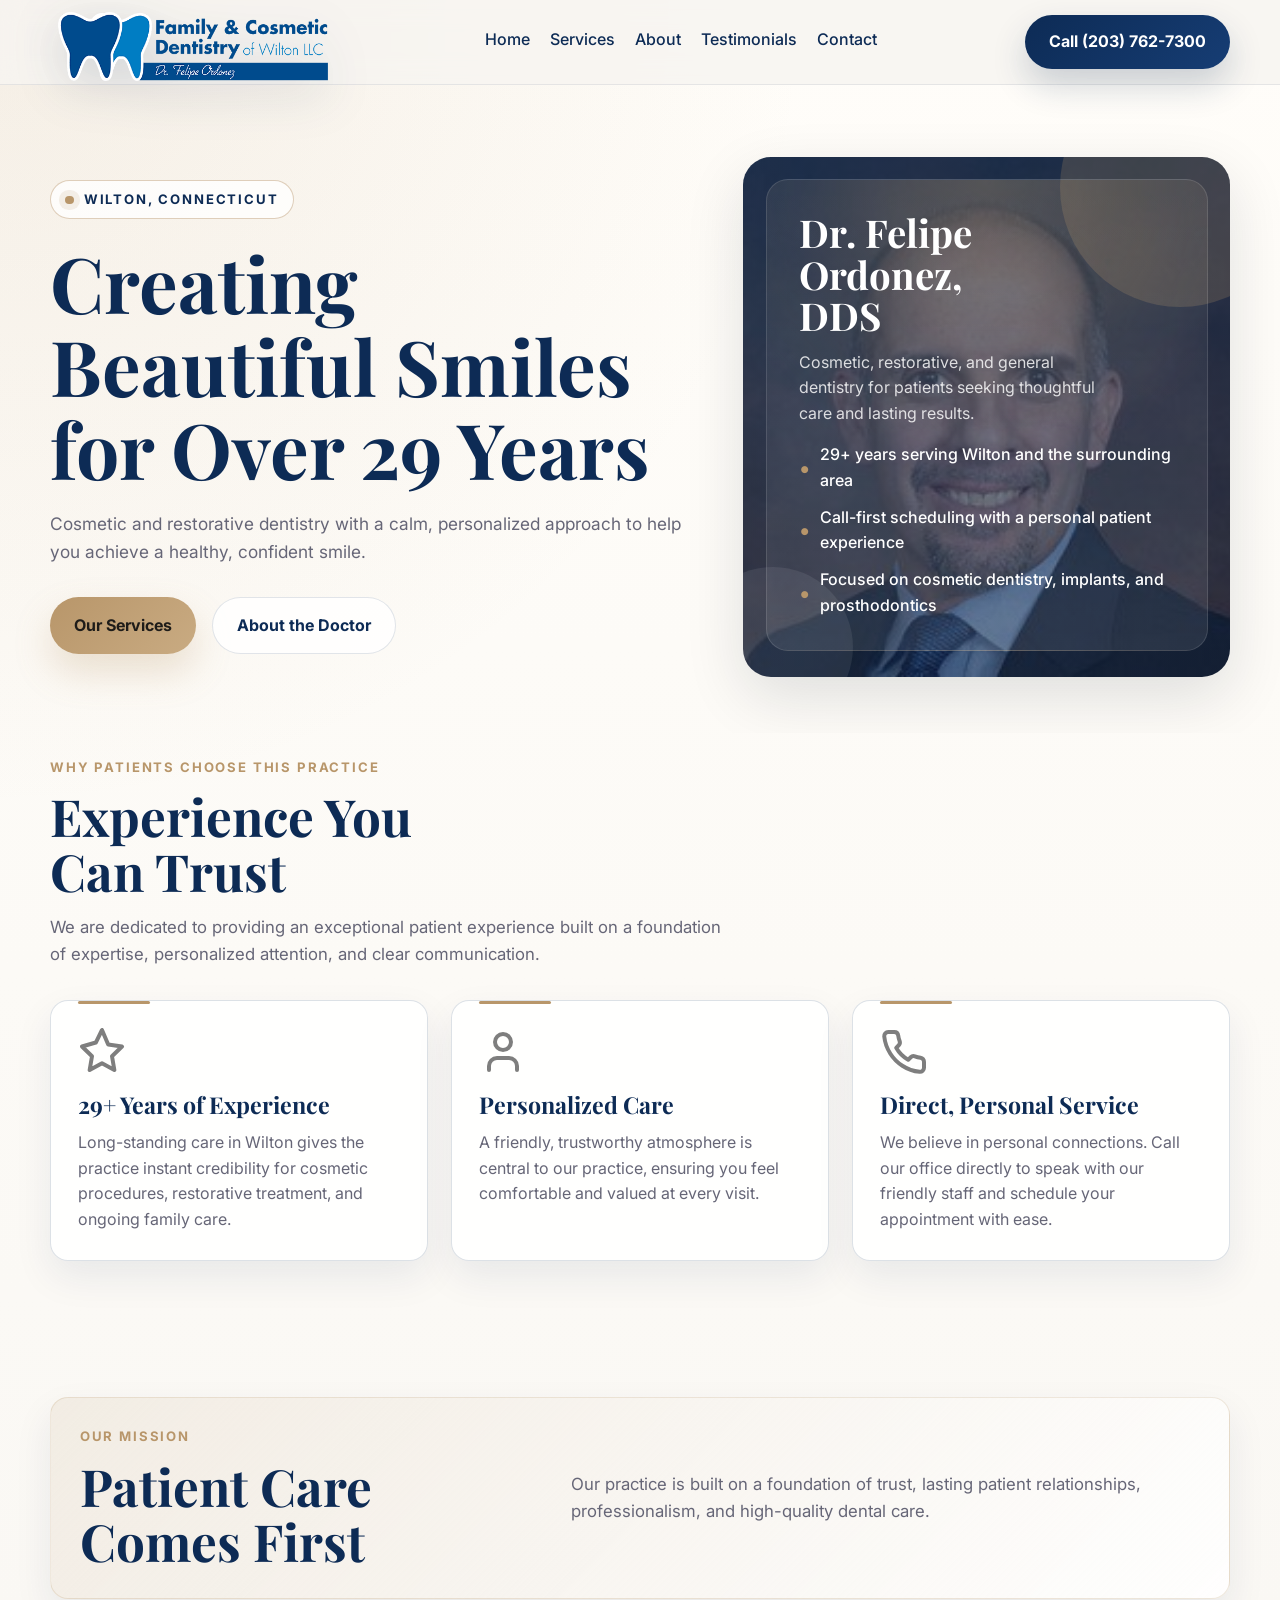
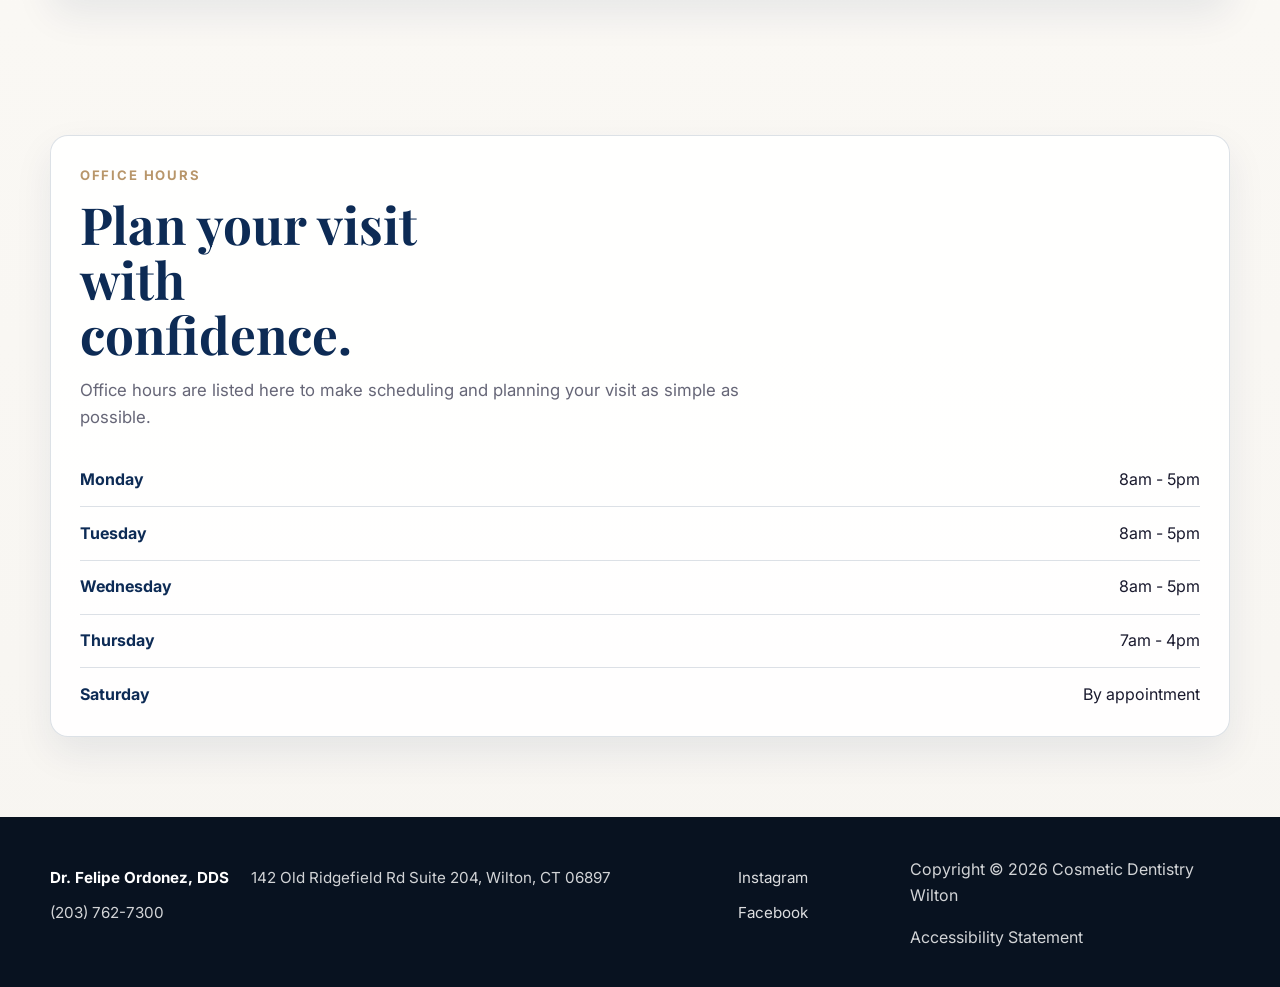
<file: index.html>
<!DOCTYPE html>
<html lang="en">
<head>
  <meta charset="UTF-8">
  <meta name="viewport" content="width=device-width, initial-scale=1.0">
  <title>Dr. Felipe Ordonez, DDS | Cosmetic Dentistry Wilton CT</title>
  <meta
    name="description"
    content="Dr. Felipe Ordonez, DDS provides cosmetic and restorative dentistry in Wilton, CT with over 29 years of experience. Call today to schedule your visit."
  >
  <meta property="og:title" content="Dr. Felipe Ordonez, DDS | Cosmetic Dentistry Wilton CT">
  <meta
    property="og:description"
    content="Creating beautiful smiles for over 29 years in Wilton, CT. Cosmetic and restorative dentistry with a personalized, call-first patient experience."
  >
  <meta property="og:type" content="website">
  <meta property="og:url" content="https://cosmeticdentistrywilton.com/">
  <link rel="canonical" href="https://cosmeticdentistrywilton.com/">
  <!-- Google tag (gtag.js) -->
  <script async src="https://www.googletagmanager.com/gtag/js?id=G-XXXXXXXXXX"></script>
  <script>
    window.dataLayer = window.dataLayer || [];
    function gtag(){dataLayer.push(arguments);}
    gtag('js', new Date());

    gtag('config', 'G-XXXXXXXXXX');
  </script>
  <link rel="icon" href="assets/logo-mark.svg" type="image/svg+xml">
  <link rel="preconnect" href="https://fonts.googleapis.com">
  <link rel="preconnect" href="https://fonts.gstatic.com" crossorigin>
  <link
    href="https://fonts.googleapis.com/css2?family=Inter:wght@400;500;600;700&family=Playfair+Display:wght@600;700&display=swap"
    rel="stylesheet"
  >
  <style>
    :root {
      --navy: #0d2b55;
      --gold: #b8966a;
      --gold-soft: #f5edd8;
      --ivory: #f7f5f1;
      --white: #ffffff;
      --text: #1a1a2e;
      --muted: #666677;
      --line: rgba(13, 43, 85, 0.14);
      --shadow: 0 20px 60px rgba(8, 21, 40, 0.12);
      --radius-lg: 28px;
      --radius-md: 18px;
      --radius-sm: 12px;
      --container: 1180px;
    }

    * {
      box-sizing: border-box;
    }

    html {
      scroll-behavior: smooth;
    }

    body {
      margin: 0;
      font-family: "Inter", system-ui, -apple-system, BlinkMacSystemFont, "Segoe UI", sans-serif;
      color: var(--text);
      background:
        radial-gradient(circle at top left, rgba(184, 150, 106, 0.14), transparent 28%),
        linear-gradient(180deg, #fffdf9 0%, #f7f5f1 100%);
      line-height: 1.6;
    }

    a {
      color: inherit;
      text-decoration: none;
    }

    img {
      max-width: 100%;
      display: block;
    }

    .container {
      width: min(calc(100% - 2rem), var(--container));
      margin: 0 auto;
    }

    .site-header {
      position: sticky;
      top: 0;
      z-index: 10;
      backdrop-filter: blur(12px);
      background: rgba(247, 245, 241, 0.82);
      border-bottom: 1px solid rgba(13, 43, 85, 0.08);
    }

    .header-inner {
      display: flex;
      align-items: center;
      justify-content: space-between;
      gap: 1rem;
      min-height: 84px;
    }

    .brand {
      display: block;
      min-width: 0;
    }

    .brand-main {
      display: flex;
      align-items: center;
      gap: 0.9rem;
      min-width: 0;
    }

    .brand-icon {
      width: 286px;
      height: 78px;
      flex: none;
      filter: drop-shadow(0 12px 24px rgba(13, 43, 85, 0.16));
    }

    .brand-text {
      display: flex;
      flex-direction: column;
      gap: 0.15rem;
      min-width: 0;
    }

    .brand-copy {
      display: flex;
      align-items: center;
      flex-wrap: wrap;
      gap: 0.55rem;
      min-width: 0;
    }

    .brand-mark {
      font-family: "Playfair Display", serif;
      font-size: 1.45rem;
      font-weight: 700;
      letter-spacing: 0.02em;
      color: var(--navy);
    }

    .brand-credential {
      display: inline-flex;
      align-items: center;
      justify-content: center;
      padding: 0.32rem 0.58rem;
      border-radius: 999px;
      background: rgba(184, 150, 106, 0.14);
      border: 1px solid rgba(184, 150, 106, 0.32);
      color: var(--navy);
      font-size: 0.7rem;
      font-weight: 700;
      letter-spacing: 0.18em;
      text-transform: uppercase;
    }

    .brand-subtitle {
      font-size: 0.76rem;
      letter-spacing: 0.14em;
      text-transform: uppercase;
      color: var(--muted);
    }

    .nav-links {
      display: flex;
      align-items: center;
      gap: 1.25rem;
      font-weight: 500;
      color: var(--navy);
    }

    .nav-links a {
      position: relative;
      padding-bottom: 0.25rem;
    }

    .nav-links a::after {
      content: "";
      position: absolute;
      left: 0;
      bottom: 0;
      width: 100%;
      height: 2px;
      background: var(--gold);
      transform: scaleX(0);
      transform-origin: left;
      transition: transform 180ms ease;
    }

    .nav-links a:hover::after,
    .nav-links a:focus-visible::after {
      transform: scaleX(1);
    }

    .call-cta,
    .hero-actions a,
    .testimonial-cta a {
      display: inline-flex;
      align-items: center;
      justify-content: center;
      min-height: 50px;
      padding: 0.9rem 1.5rem;
      border-radius: 999px;
      font-weight: 700;
      transition: transform 180ms ease, box-shadow 180ms ease, background-color 180ms ease;
    }

    .call-cta {
      color: var(--white);
      background: linear-gradient(135deg, var(--navy), #163d74);
      box-shadow: 0 16px 35px rgba(13, 43, 85, 0.2);
    }

    .call-cta:hover,
    .hero-actions a:hover,
    .testimonial-cta a:hover {
      transform: translateY(-1px);
    }

    .hero {
      position: relative;
      overflow: hidden;
      padding: 4.5rem 0 3.5rem;
    }

    .hero-grid {
      display: grid;
      grid-template-columns: minmax(0, 1.15fr) minmax(320px, 0.85fr);
      gap: 2.2rem;
      align-items: center;
    }

    .eyebrow {
      display: inline-flex;
      align-items: center;
      gap: 0.6rem;
      padding: 0.5rem 0.9rem;
      border: 1px solid rgba(184, 150, 106, 0.45);
      border-radius: 999px;
      background: rgba(255, 255, 255, 0.78);
      color: var(--navy);
      font-size: 0.82rem;
      letter-spacing: 0.14em;
      text-transform: uppercase;
      font-weight: 700;
    }

    .eyebrow::before {
      content: "";
      width: 0.55rem;
      height: 0.55rem;
      border-radius: 50%;
      background: var(--gold);
      box-shadow: 0 0 0 6px rgba(184, 150, 106, 0.14);
    }

    h1,
    h2,
    h3 {
      font-family: "Playfair Display", serif;
      line-height: 1.08;
      margin: 0;
      color: var(--navy);
    }

    h1 {
      margin-top: 1.35rem;
      font-size: clamp(2.8rem, 6vw, 4.8rem);
      max-width: 12ch;
    }

    .hero-copy p {
      margin: 1.25rem 0 0;
      max-width: 60ch;
      font-size: 1.08rem;
      color: var(--muted);
    }

    .hero-actions {
      display: flex;
      flex-wrap: wrap;
      gap: 1rem;
      margin-top: 2rem;
    }

    .hero-actions a:first-child {
      background: linear-gradient(135deg, var(--gold), #c9ab82);
      color: #1e1c19;
      box-shadow: 0 18px 36px rgba(184, 150, 106, 0.26);
    }

    .hero-actions a:last-child {
      border: 1px solid rgba(13, 43, 85, 0.12);
      background: rgba(255, 255, 255, 0.82);
      color: var(--navy);
    }
    .hero-card {
      position: relative;
      min-height: 520px;
      padding: 1.4rem;
      border-radius: var(--radius-lg);
      background:
        linear-gradient(160deg, rgba(13, 43, 85, 0.7), rgba(17, 35, 65, 0.6)),
        linear-gradient(45deg, rgba(184, 150, 106, 0.05), transparent 55%),
        url('assets/dr-ordonez-portrait.jpg') center top / cover no-repeat;
      box-shadow: var(--shadow);
      overflow: hidden;
    }

    .hero-card::before,
    .hero-card::after {
      content: "";
      position: absolute;
      border-radius: 50%;
    }

    .hero-card::before {
      width: 240px;
      height: 240px;
      top: -90px;
      right: -70px;
      background: rgba(184, 150, 106, 0.22);
    }

    .hero-card::after {
      width: 160px;
      height: 160px;
      bottom: -50px;
      left: -50px;
      background: rgba(255, 255, 255, 0.08);
    }

    .doctor-portrait {
      position: relative;
      z-index: 1;
      height: 100%;
      border-radius: calc(var(--radius-lg) - 6px);
      border: 1px solid rgba(255, 255, 255, 0.12);
      background:
        linear-gradient(180deg, rgba(255, 255, 255, 0.03), rgba(255, 255, 255, 0.09)),
        radial-gradient(circle at top, rgba(184, 150, 106, 0.32), transparent 55%);
      display: grid;
      align-content: end;
      padding: 2rem;
    }

    .doctor-portrait h2,
    .doctor-portrait p,
    .doctor-portrait li {
      color: var(--white);
    }

    .doctor-portrait h2 {
      font-size: clamp(1.8rem, 3vw, 2.6rem);
      max-width: 10ch;
    }

    .doctor-portrait p {
      margin: 0.8rem 0 1rem;
      max-width: 30ch;
      color: rgba(255, 255, 255, 0.82);
    }

    .hero-points {
      display: grid;
      gap: 0.7rem;
      padding: 0;
      margin: 0;
      list-style: none;
    }

    .hero-points li {
      display: flex;
      align-items: center;
      gap: 0.65rem;
      font-weight: 500;
    }

    .hero-points li::before {
      content: "•";
      color: var(--gold);
      font-size: 1.4rem;
      line-height: 1;
    }

    .section {
      padding: 1.5rem 0 5rem;
    }

    .section-grid {
      display: grid;
      gap: 1.4rem;
      grid-template-columns: repeat(3, minmax(0, 1fr));
      margin-top: 2rem;
    }

    .trust-card,
    .testimonial-card {
      position: relative;
      padding: 1.7rem;
      border-radius: var(--radius-md);
      background: rgba(255, 255, 255, 0.88);
      border: 1px solid var(--line);
      box-shadow: 0 16px 38px rgba(13, 43, 85, 0.08);
    }
    .trust-card .icon {
      width: 48px;
      height: 48px;
      margin-bottom: 1rem;
      opacity: 0.5;
    }

    .trust-card::before {
      content: "";
      position: absolute;
      top: 0;
      left: 1.7rem;
      width: 72px;
      height: 3px;
      background: var(--gold);
      border-radius: 999px;
    }

    .section-label {
      margin-bottom: 0.7rem;
      font-size: 0.82rem;
      letter-spacing: 0.14em;
      text-transform: uppercase;
      font-weight: 700;
      color: var(--gold);
    }

    .section-heading {
      max-width: 11ch;
      font-size: clamp(2rem, 4vw, 3.3rem);
    }

    .section-intro {
      margin-top: 0.9rem;
      max-width: 62ch;
      color: var(--muted);
      font-size: 1.05rem;
    }

    .trust-card h3,
    .testimonial-card h3 {
      font-size: 1.45rem;
      margin-bottom: 0.8rem;
    }

    .trust-card p,
    .testimonial-card p {
      margin: 0;
      color: var(--muted);
    }

    .mission-panel {
      display: grid;
      grid-template-columns: minmax(0, 0.85fr) minmax(0, 1.15fr);
      gap: 1.6rem;
      align-items: center;
      margin-top: 2rem;
      padding: 1.8rem;
      border-radius: var(--radius-md);
      background: linear-gradient(135deg, rgba(184, 150, 106, 0.12), rgba(255, 255, 255, 0.86));
      border: 1px solid rgba(184, 150, 106, 0.22);
      box-shadow: 0 16px 38px rgba(13, 43, 85, 0.08);
    }

    .mission-panel p {
      margin: 0;
      color: var(--muted);
      font-size: 1.05rem;
    }

    .section-actions {
      display: flex;
      flex-wrap: wrap;
      gap: 1rem;
      margin-top: 1.6rem;
    }

    .section-actions a {
      display: inline-flex;
      align-items: center;
      justify-content: center;
      min-height: 48px;
      padding: 0.85rem 1.4rem;
      border-radius: 999px;
      background: linear-gradient(135deg, var(--gold), #c9ab82);
      color: #1f1c19;
      font-weight: 700;
      box-shadow: 0 18px 36px rgba(184, 150, 106, 0.22);
      transition: transform 180ms ease, box-shadow 180ms ease;
    }

    .section-actions a:hover {
      transform: translateY(-1px);
    }

    .feature-list {
      display: grid;
      gap: 0.85rem;
      padding: 0;
      margin: 1rem 0 0;
      list-style: none;
    }

    .feature-list li {
      position: relative;
      padding-left: 1.2rem;
      color: var(--muted);
    }

    .feature-list li::before {
      content: "";
      position: absolute;
      left: 0;
      top: 0.72rem;
      width: 0.42rem;
      height: 0.42rem;
      border-radius: 50%;
      background: var(--gold);
      box-shadow: 0 0 0 5px rgba(184, 150, 106, 0.12);
    }

    .hours-panel {
      margin-top: 2rem;
      padding: 1.8rem;
      border-radius: var(--radius-md);
      background: rgba(255, 255, 255, 0.9);
      border: 1px solid var(--line);
      box-shadow: 0 16px 38px rgba(13, 43, 85, 0.08);
    }

    .hours-list {
      display: grid;
      gap: 0.85rem;
      padding: 0;
      margin: 1.2rem 0 0;
      list-style: none;
    }

    .hours-list li {
      display: flex;
      align-items: baseline;
      justify-content: space-between;
      gap: 1rem;
      padding-bottom: 0.85rem;
      border-bottom: 1px solid var(--line);
    }

    .hours-list li:last-child {
      border-bottom: 0;
      padding-bottom: 0;
    }

    .hours-list strong {
      color: var(--navy);
    }

    .doctor-preview {
      display: grid;
      grid-template-columns: minmax(0, 1.15fr) minmax(260px, 0.85fr);
      gap: 1.4rem;
      margin-top: 2rem;
    }

    .testimonials {
      position: relative;
      overflow: hidden;
      padding: 5rem 0;
      background:
        radial-gradient(circle at top right, rgba(184, 150, 106, 0.18), transparent 22%),
        linear-gradient(180deg, #0d2342 0%, #091728 100%);
      color: var(--white);
    }

    .testimonials .section-label,
    .testimonials .section-heading,
    .testimonials .section-intro {
      color: var(--white);
    }

    .testimonials .section-label {
      color: rgba(255, 255, 255, 0.72);
    }

    .testimonials .section-intro {
      color: rgba(255, 255, 255, 0.76);
    }

    .testimonial-grid {
      display: grid;
      grid-template-columns: repeat(3, minmax(0, 1fr));
      gap: 1.4rem;
      margin-top: 2rem;
    }

    .testimonial-card {
      min-height: 100%;
      background:
        linear-gradient(180deg, rgba(255, 255, 255, 0.08), rgba(255, 255, 255, 0.04)),
        rgba(8, 20, 36, 0.55);
      border: 1px solid rgba(255, 255, 255, 0.12);
      color: var(--white);
    }

    .testimonial-card::before {
      content: "“";
      display: block;
      margin-bottom: 0.8rem;
      font-family: "Playfair Display", serif;
      font-size: 4rem;
      line-height: 0.9;
      color: var(--gold);
    }

    .testimonial-card p {
      color: rgba(255, 255, 255, 0.84);
      font-size: 1rem;
    }

    .testimonial-footer {
      display: flex;
      align-items: center;
      justify-content: space-between;
      gap: 1rem;
      margin-top: 1.2rem;
      padding-top: 1rem;
      border-top: 1px solid rgba(255, 255, 255, 0.08);
    }

    .testimonial-name {
      font-weight: 700;
      color: var(--white);
    }

    .stars {
      color: var(--gold);
      letter-spacing: 0.08em;
      font-size: 0.94rem;
    }

    .testimonial-cta {
      display: flex;
      flex-wrap: wrap;
      align-items: center;
      justify-content: space-between;
      gap: 1.5rem;
      margin-top: 2rem;
      padding: 1.5rem 1.6rem;
      border-radius: var(--radius-md);
      background: linear-gradient(180deg, rgba(255, 255, 255, 0.08), rgba(255, 255, 255, 0.04));
      border: 1px solid rgba(255, 255, 255, 0.12);
    }

    .testimonial-cta p {
      margin: 0;
      color: rgba(255, 255, 255, 0.82);
    }

    .testimonial-cta a {
      background: linear-gradient(135deg, var(--gold), #d0b48e);
      color: #1f1c19;
      white-space: nowrap;
    }

    .site-footer {
      padding: 1.5rem 0 2.3rem;
      background: #081220;
      color: rgba(255, 255, 255, 0.82);
    }

    .footer-inner {
      display: flex;
      align-items: center;
      justify-content: space-between;
      gap: 1.5rem;
    }

    .footer-meta {
      display: flex;
      flex-wrap: wrap;
      gap: 0.65rem 1.4rem;
      font-size: 0.95rem;
    }

    .footer-meta strong {
      color: var(--white);
    }

    .footer-social {
      display: flex;
      flex-wrap: wrap;
      gap: 0.65rem 1rem;
      font-size: 0.95rem;
    }

    .footer-social a {
      color: var(--white);
      opacity: 0.86;
      transition: opacity 180ms ease;
    }

    .footer-social a:hover,
    .footer-social a:focus-visible {
      opacity: 1;
    }

    .reveal {
      opacity: 0;
      transform: translateY(24px) scale(0.985);
      transition: opacity 600ms ease, transform 600ms ease;
    }

    .reveal.is-visible {
      opacity: 1;
      transform: translateY(0) scale(1);
    }

    .skip-link {
      position: absolute;
      left: 1rem;
      top: -3rem;
      padding: 0.7rem 1rem;
      background: var(--navy);
      color: var(--white);
      border-radius: 0 0 10px 10px;
      z-index: 20;
    }

    .skip-link:focus {
      top: 0;
    }

    a:focus-visible,
    button:focus-visible {
      outline: 3px solid rgba(184, 150, 106, 0.85);
      outline-offset: 3px;
    }

    @media (max-width: 768px) {
      .header-inner,
      .footer-inner,
      .testimonial-cta {
        align-items: flex-start;
      }

      .header-inner {
        flex-wrap: wrap;
        padding: 0.9rem 0;
      }

      .brand-main {
        align-items: flex-start;
      }

      .brand-icon {
        width: 70px;
        height: 70px;
      }

      .brand-mark {
        font-size: 1.25rem;
      }

      .nav-links {
        width: 100%;
        justify-content: space-between;
        gap: 0.8rem;
        font-size: 0.95rem;
        overflow-x: auto;
        padding-bottom: 0.2rem;
      }

      .call-cta {
        width: 100%;
      }

      .hero {
        padding-top: 2.2rem;
      }

      .hero-grid,
      .section-grid,
      .testimonial-grid,
      .doctor-preview,
      .mission-panel {
        grid-template-columns: 1fr;
      }

      .hero-card {
        min-height: 420px;
      }

      .hours-list li {
        flex-direction: column;
        align-items: flex-start;
      }

      .doctor-portrait {
        padding: 1.5rem;
      }

      .footer-inner {
        flex-direction: column;
      }
    }
  </style>
  <link rel="stylesheet" href="assets/mobile-friendly.css">
  <script type="application/ld+json">
    {
      "@context": "https://schema.org",
      "@type": "Dentist",
      "name": "Dr. Felipe Ordonez, DDS",
      "url": "https://cosmeticdentistrywilton.com/",
      "telephone": "+1-203-762-7300",
      "address": {
        "@type": "PostalAddress",
        "streetAddress": "142 Old Ridgefield Rd Suite 204",
        "addressLocality": "Wilton",
        "addressRegion": "CT",
        "postalCode": "06897",
        "addressCountry": "US"
      },
      "areaServed": "Wilton, CT",
      "medicalSpecialty": [
        "Cosmetic Dentistry",
        "Dental Implants",
        "Prosthodontics",
        "General Dentistry"
      ]
    }
  </script>
</head>
<body>
  <a class="skip-link" href="#main">Skip to main content</a>
  <header class="site-header">
    <div class="container header-inner">
      <a class="brand" href="#home" aria-label="Go to home section">
        <span class="brand-main">
          <img class="brand-icon" src="assets/wilton-logo.png" alt="Family & Cosmetic Dentistry Logo">
          <!-- <span class="brand-text">
            <span class="brand-copy">
              <span class="brand-mark">Dr. Felipe Ordonez</span>
              <span class="brand-credential">DDS</span>
            </span>
            <span class="brand-subtitle">Cosmetic Dentistry | Wilton, CT</span>
          </span> -->
        </span>
      </a>
      <button class="nav-toggle" type="button" aria-expanded="false" aria-controls="site-navigation" aria-label="Toggle navigation">
        <span>Menu</span>
        <span class="nav-toggle-bars" aria-hidden="true">
          <span></span>
          <span></span>
          <span></span>
        </span>
      </button>
      <nav class="nav-links" id="site-navigation" aria-label="Primary">
        <a href="#home" aria-current="page">Home</a>
        <a href="services.html">Services</a>
        <a href="about.html">About</a>
        <a href="testimonials.html">Testimonials</a>
        <a href="contact.html">Contact</a>
      </nav>
      <a class="call-cta" href="tel:+12037627300">Call (203) 762-7300</a>
    </div>
  </header>

  <main id="main">
    <section class="hero" id="home">
      <div class="container hero-grid">
        <div class="hero-copy reveal">
          <div class="eyebrow">Wilton, Connecticut</div>
          <h1>Creating Beautiful Smiles for Over 29 Years</h1>
          <p>Cosmetic and restorative dentistry with a calm, personalized approach to help you achieve a healthy, confident smile.</p>
          <div class="hero-actions">
            <a href="services.html">Our Services</a>
            <a href="about.html">About the Doctor</a>
          </div>
        </div>

        <div class="hero-card reveal">
          <div class="doctor-portrait" aria-label="Portrait of Dr. Felipe Ordonez, DDS">
            <h2>Dr. Felipe Ordonez, DDS</h2>
            <p>
              Cosmetic, restorative, and general dentistry for patients seeking
              thoughtful care and lasting results.
            </p>
            <ul class="hero-points">
              <li>29+ years serving Wilton and the surrounding area</li>
              <li>Call-first scheduling with a personal patient experience</li>
              <li>Focused on cosmetic dentistry, implants, and prosthodontics</li>
            </ul>
          </div>
        </div>
      </div>
    </section>

    <section class="section">
      <div class="container">
        <div class="reveal">
          <div class="section-label">Why Patients Choose This Practice</div>
          <h2 class="section-heading">Experience You Can Trust</h2>
          <p class="section-intro">We are dedicated to providing an exceptional patient experience built on a foundation of expertise, personalized attention, and clear communication.</p>
        </div>

        <div class="section-grid">
          <article class="trust-card reveal">
            <img class="icon" src="data:image/svg+xml,%3Csvg xmlns='http://www.w3.org/2000/svg' width='24' height='24' viewBox='0 0 24 24' fill='none' stroke='currentColor' stroke-width='2' stroke-linecap='round' stroke-linejoin='round'%3E%3Cpath d='m12 1-3.09 6.26L2 9.27l5 4.87L5.82 21 12 17.67 18.18 21l-1.18-6.86 5-4.87-6.91-1.01L12 1z'/%3E%3C/svg%3E" alt="Star icon for experience">
            <h3>29+ Years of Experience</h3>
            <p>
              Long-standing care in Wilton gives the practice instant credibility for
              cosmetic procedures, restorative treatment, and ongoing family care.
            </p>
          </article>

          <article class="trust-card reveal">
            <img class="icon" src="data:image/svg+xml,%3Csvg xmlns='http://www.w3.org/2000/svg' width='24' height='24' viewBox='0 0 24 24' fill='none' stroke='currentColor' stroke-width='2' stroke-linecap='round' stroke-linejoin='round'%3E%3Cpath d='M19 21v-2a4 4 0 0 0-4-4H9a4 4 0 0 0-4 4v2'/%3E%3Ccircle cx='12' cy='7' r='4'/%3E%3C/svg%3E" alt="Person icon for personalized care">
            <h3>Personalized Care</h3>
            <p>A friendly, trustworthy atmosphere is central to our practice, ensuring you feel comfortable and valued at every visit.</p>
          </article>

          <article class="trust-card reveal">
            <img class="icon" src="data:image/svg+xml,%3Csvg xmlns='http://www.w3.org/2000/svg' width='24' height='24' viewBox='0 0 24 24' fill='none' stroke='currentColor' stroke-width='2' stroke-linecap='round' stroke-linejoin='round'%3E%3Cpath d='M22 16.92v3a2 2 0 0 1-2.18 2 19.79 19.79 0 0 1-8.63-3.07 19.5 19.5 0 0 1-6-6 19.79 19.79 0 0 1-3.07-8.67A2 2 0 0 1 4.11 2h3a2 2 0 0 1 2 1.72 12.84 12.84 0 0 0 .7 2.81 2 2 0 0 1-.45 2.11L8.09 9.91a16 16 0 0 0 6 6l1.27-1.27a2 2 0 0 1 2.11-.45 12.84 12.84 0 0 0 2.81.7A2 2 0 0 1 22 16.92z'/%3E%3C/svg%3E" alt="Phone icon for personal service">
            <h3>Direct, Personal Service</h3>
            <p>We believe in personal connections. Call our office directly to speak with our friendly staff and schedule your appointment with ease.</p>
          </article>
        </div>
      </div>
    </section>

    <section class="section">
      <div class="container">
        <div class="mission-panel reveal">
          <div>
            <div class="section-label">Our Mission</div>
            <h2 class="section-heading">Patient Care Comes First</h2>
          </div>
          <p>
            Our practice is built on a foundation of trust, lasting patient relationships,
            professionalism, and high-quality dental care.
          </p>
        </div>
      </div>
    </section>

    <!-- <section class="section" id="practice" aria-labelledby="practice-heading">
      <div class="container">
        <div class="reveal">
          <div class="section-label">Our Practice</div>
          <h2 class="section-heading" id="practice-heading">Personalized care in a warm, professional setting.</h2>
          <p class="section-intro">Our office is built around personalized care, patient education, prevention, and strong safety standards to ensure you receive the best treatment possible.</p>
        </div>

        <div class="section-grid">
          <article class="trust-card reveal">
            <h3>Cosmetic Smile Makeovers</h3>
            <p>
              We use conservative, cutting-edge procedures to restore and enhance your natural smile, giving you confidence that lasts.
            </p>
          </article>

          <article class="trust-card reveal">
            <h3>Positive Experience</h3>
            <p>A calm, reassuring visit helps every patient feel more comfortable, especially those who may have felt anxious about dental care in the past.</p>
          </article>

          <article class="trust-card reveal">
            <h3>Uncompromising Safety</h3>
            <p>We adhere to the highest standards of sterilization and infection control to ensure a safe and clean environment for every patient.</p>
          </article>
        </div>

        <div class="section-actions reveal">
          <a href="services.html">Visit Services Page</a>
        </div>
      </div>
    </section>

    <section class="section" id="procedures" aria-labelledby="procedures-heading">
      <div class="container">
        <div class="reveal">
          <div class="section-label">Treatments</div>
          <h2 class="section-heading" id="procedures-heading">Procedure highlights for restorative and cosmetic care.</h2>
          <p class="section-intro">Explore our services, from dental implants and cosmetic dentistry to a range of commonly requested restorative procedures.</p>
        </div>

        <div class="section-grid">
          <article class="trust-card reveal">
            <h3>Dental Implants</h3>
            <p>A fresh start for your smile, with an emphasis on natural feel, appearance, confidence, and restored bite function.</p>
          </article>

          <article class="trust-card reveal">
            <h3>Cosmetic Dentistry</h3>
            <p>Create your best smile through a variety of options, including professional teeth whitening and custom porcelain veneers.</p>
          </article>

          <article class="trust-card reveal">
            <h3>Top Procedures</h3>
            <ul class="feature-list">
              <li>Dental Bridges</li>
              <li>Dental Crowns</li>
              <li>Dental Treatments</li>
              <li>Teeth Whitening</li>
            </ul>
          </article>
        </div>

        <div class="section-actions reveal">
          <a href="services.html">Explore Services</a>
        </div>
      </div>
    </section>

    <section class="section" id="about" aria-labelledby="about-heading">
      <div class="container">
        <div class="reveal">
          <div class="section-label">About the Doctor</div>
          <h2 class="section-heading" id="about-heading">Professional background and advanced training.</h2>
          <p class="section-intro">Learn more about Dr. Ordonez's extensive training, prosthodontic background, and academic contributions to the field of dentistry.</p>
        </div>

        <div class="doctor-preview">
          <article class="trust-card reveal">
            <h3>Dr. Felipe Ordonez, DDS</h3>
            <p>
              Dr. Ordonez is a second-generation dentist who graduated from Cayetano Heredia Peruvian University Dental School in 1996. He later completed prosthodontic and advanced general dentistry training and served as an assistant professor at UConn.
            </p>
          </article>

          <article class="trust-card reveal">
            <h3>Top Procedures</h3>
            <ul class="feature-list">
              <li>Dental Bridges</li>
              <li>Dental Crowns</li>
              <li>Dental Implants</li>
              <li>Teeth Whitening</li>
            </ul>
          </article>
        </div>

        <div class="section-actions reveal">
          <a href="about.html">Read Full Doctor Bio</a>
        </div>
      </div>
    </section> -->

    <!-- <section class="testimonials" id="testimonials" aria-labelledby="testimonials-heading">
      <div class="container">
        <div class="reveal">
          <div class="section-label">Testimonials</div>
          <h2 class="section-heading" id="testimonials-heading">Real patient reassurance and lasting trust.</h2>
          <p class="section-intro">
            We are proud to hold a 5.0-star rating on Google from our patients. These
            highlights reflect the calm, personal, and confidence-building experience
            we aim to provide.
            <a href="https://www.google.com/maps/search/?api=1&query=Family+and+Cosmetic+Dentistry+of+Wilton%2C+LLC+reviews" target="_blank" rel="noreferrer" style="text-decoration: underline; color: var(--navy); font-weight: 500;">
              Read more reviews here.
            </a>
          </p>
        </div>

        <div class="testimonial-grid">
          <article class="testimonial-card reveal">
            <p>
              I love this whole practice. Everyone is so nice and kind. I have always
              been afraid of the dentist and I finally have people that are equipped to
              deal with my anxiety and small mouth. They truly are amazing.
            </p>
            <div class="testimonial-footer">
              <span class="testimonial-name">Michele Smith</span>
              <span class="stars" aria-label="5 out of 5 stars">&#9733;&#9733;&#9733;&#9733;&#9733;</span>
            </div>
          </article>

          <article class="testimonial-card reveal">
            <p>
              Dr O broke some news to me gently. My wife recommended him. I can see why
              she likes him. He is my dentist now.
            </p>
            <div class="testimonial-footer">
              <span class="testimonial-name">Tom Belli</span>
              <span class="stars" aria-label="5 out of 5 stars">&#9733;&#9733;&#9733;&#9733;&#9733;</span>
            </div>
          </article>

          <article class="testimonial-card reveal">
            <p>
              Amazing! Thank you Dr Ordonez for fixing my chipped front tooth. Now I can
              smile at my best friends wedding next week. I also want to thank your
              extremely friendly and accommodating staff for scheduling my emergency visit.
            </p>
            <div class="testimonial-footer">
              <span class="testimonial-name">Catherine Zalucky</span>
              <span class="stars" aria-label="5 out of 5 stars">&#9733;&#9733;&#9733;&#9733;&#9733;</span>
            </div>
          </article>

          <article class="testimonial-card reveal">
            <p>
              I really had an enjoyable experience at Dr. Ordonez's office. Everyone was
              positive, personable, and professional, and even a routine visit felt calm
              and easy from start to finish.
            </p>
            <div class="testimonial-footer">
              <span class="testimonial-name">Sean O.</span>
              <span class="stars" aria-label="5 out of 5 stars">★★★★★</span>
            </div>
          </article>

          <article class="testimonial-card reveal">
            <p>
              I was able to get help quickly for a chipped tooth. Dr. Ordonez was a great
              listener, explained my options clearly, and made me feel confident about the
              treatment plan.
            </p>
            <div class="testimonial-footer">
              <span class="testimonial-name">Nancy H.</span>
              <span class="stars" aria-label="5 out of 5 stars">★★★★★</span>
            </div>
          </article>

          <article class="testimonial-card reveal">
            <p>
              My smile looks natural, bright, and completely like me, only better. The
              office was thoughtful at every step, and the results gave me much more
              confidence than I expected.
            </p>
            <div class="testimonial-footer">
              <span class="testimonial-name">Laura M.</span>
              <span class="stars" aria-label="5 out of 5 stars">★★★★★</span>
            </div>
          </article>

          <article class="testimonial-card reveal">
            <p>
              From the first phone call to the final visit, everything felt personal and
              polished. I never felt rushed, and the staff made the whole process feel
              comfortable and well organized.
            </p>
            <div class="testimonial-footer">
              <span class="testimonial-name">James R.</span>
              <span class="stars" aria-label="5 out of 5 stars">★★★★★</span>
            </div>
          </article>

          <article class="testimonial-card reveal">
            <p>
              I came in hoping to improve my smile and left feeling like I had found a
              practice I can trust long term. The recommendations felt honest and tailored
              to what I actually needed.
            </p>
            <div class="testimonial-footer">
              <span class="testimonial-name">Patricia S.</span>
              <span class="stars" aria-label="5 out of 5 stars">★★★★★</span>
            </div>
          </article>

          <article class="testimonial-card reveal">
            <p>
              The work was beautifully done, and the results were subtle in the best way.
              My teeth look healthier and more refined, and friends keep telling me I look
              more confident.
            </p>
            <div class="testimonial-footer">
              <span class="testimonial-name">Michael T.</span>
              <span class="stars" aria-label="5 out of 5 stars">★★★★★</span>
            </div>
          </article>
        </div>

        <div class="testimonial-cta reveal">
          <div>
            <h3>Ready to take the next step?</h3>
            <p>Call the office today to schedule a conversation about your smile.</p>
          </div>
          <a href="tel:+12037627300">Call (203) 762-7300</a>
        </div>
      </div>
    </section> -->

    <section class="section" aria-labelledby="office-hours-heading">
      <div class="container">
        <div class="hours-panel reveal">
          <div class="section-label">Office Hours</div>
          <h2 class="section-heading" id="office-hours-heading">Plan your visit with confidence.</h2>
          <p class="section-intro">
            Office hours are listed here to make scheduling and planning your visit
            as simple as possible.
          </p>
          <ul class="hours-list">
            <li><strong>Monday</strong><span>8am - 5pm</span></li>
            <li><strong>Tuesday</strong><span>8am - 5pm</span></li>
            <li><strong>Wednesday</strong><span>8am - 5pm</span></li>
            <li><strong>Thursday</strong><span>7am - 4pm</span></li>
            <li><strong>Saturday</strong><span>By appointment</span></li>
          </ul>
        </div>
      </div>
    </section>
  </main>

  <footer class="site-footer">
    <div class="container footer-inner">
      <div class="footer-meta">
        <span><strong>Dr. Felipe Ordonez, DDS</strong></span>
        <span>
          <a
            href="https://www.google.com/maps/search/?api=1&amp;query=142%20Old%20Ridgefield%20Rd%20Suite%20204%2C%20Wilton%2C%20CT%2006897"
            target="_blank"
            rel="noreferrer"
          >
            142 Old Ridgefield Rd Suite 204, Wilton, CT 06897
          </a>
        </span>
        <span><a href="tel:+12037627300">(203) 762-7300</a></span>
      </div>
      <div class="footer-social">
        <a href="https://www.instagram.com/cosmeticdentistrywilton/" target="_blank" rel="noreferrer">Instagram</a>
        <a href="https://www.facebook.com/FelipeOrdonezDDS/" target="_blank" rel="noreferrer">Facebook</a>
      </div>
      <div>
        <p>Copyright &copy; <span id="copyright-year">2026</span> Cosmetic Dentistry Wilton</p>
        <a href="accessibility.html">Accessibility Statement</a>
      </div>
    </div>
  </footer>

  <script src="assets/site-shell.js" defer></script>
  <script>
    const observer = new IntersectionObserver(
      (entries) => {
        for (const entry of entries) {
          if (entry.isIntersecting) {
            entry.target.classList.add("is-visible");
            observer.unobserve(entry.target);
          }
        }
      },
      {
        threshold: 0.18
      }
    );

    document.querySelectorAll(".reveal").forEach((element) => {
      observer.observe(element);
    });

    document.getElementById("copyright-year").textContent = new Date().getFullYear();
  </script>
</body>
</html>
</file>
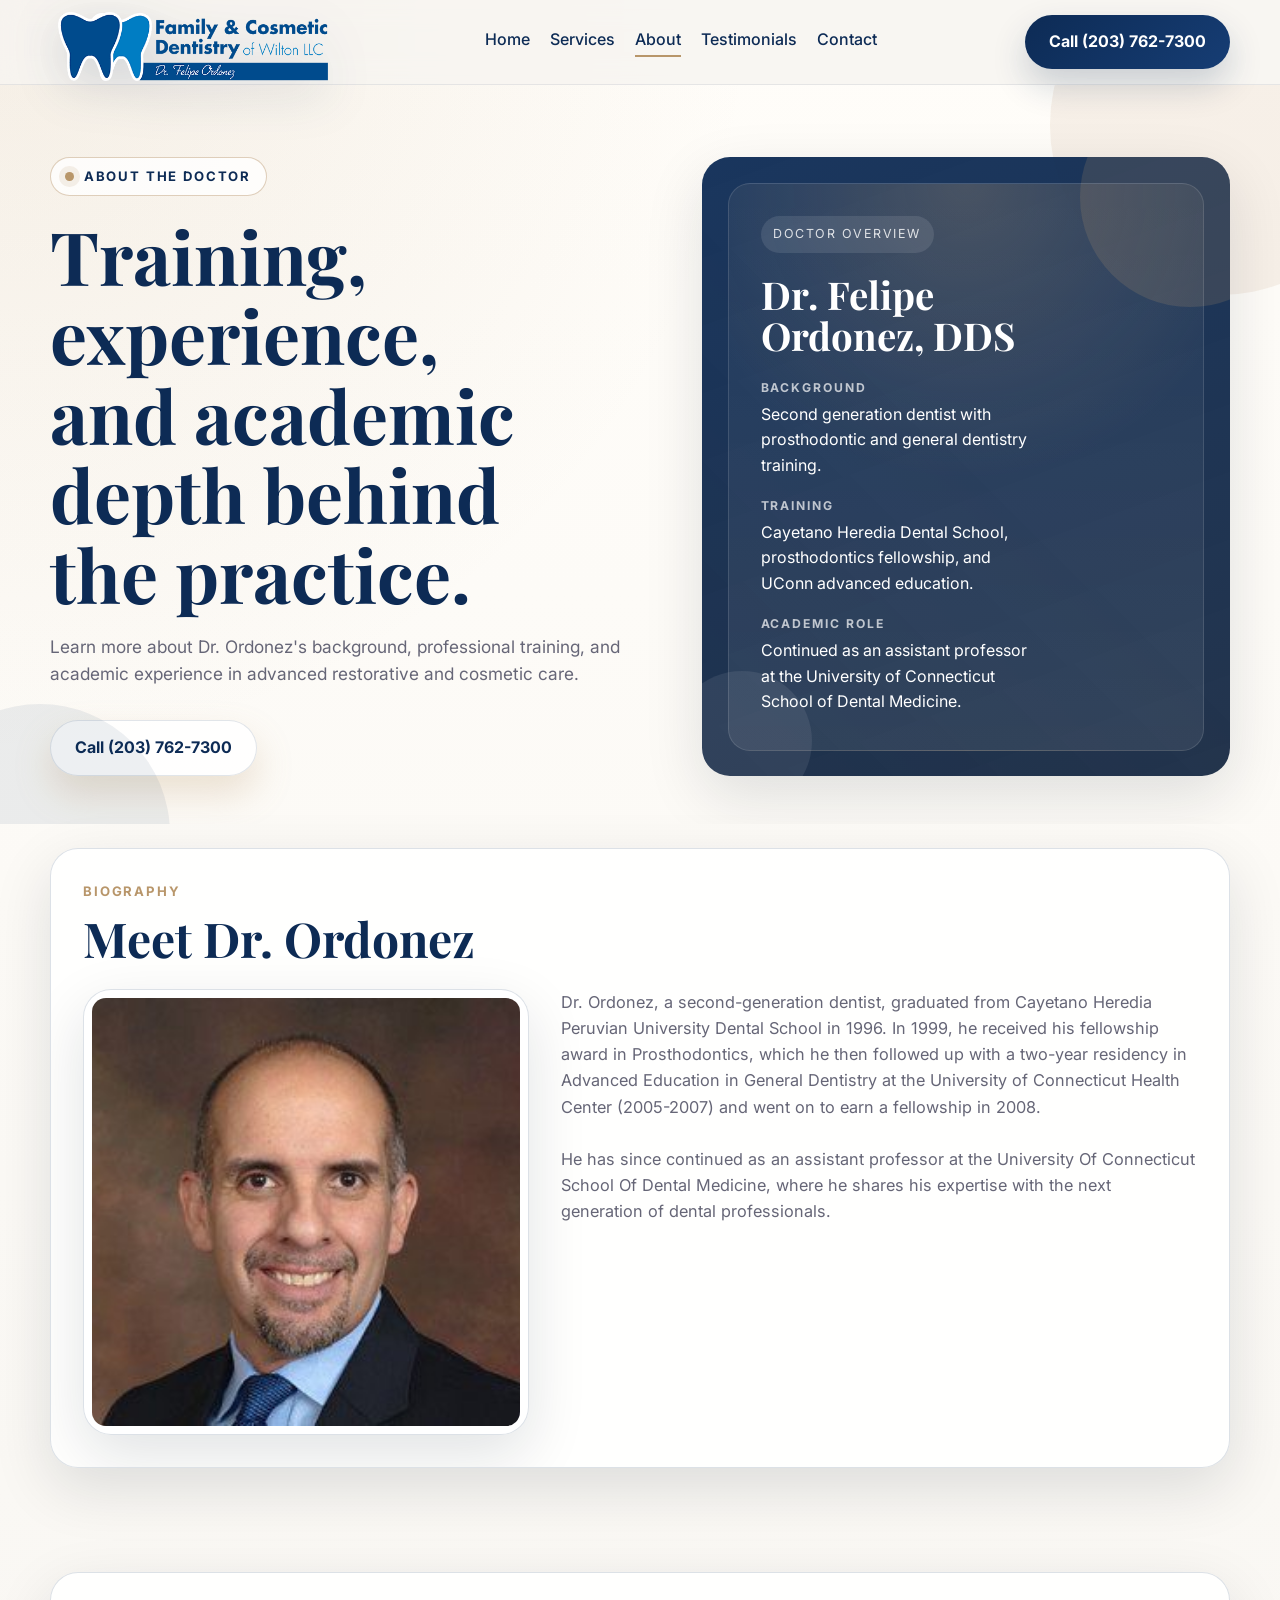
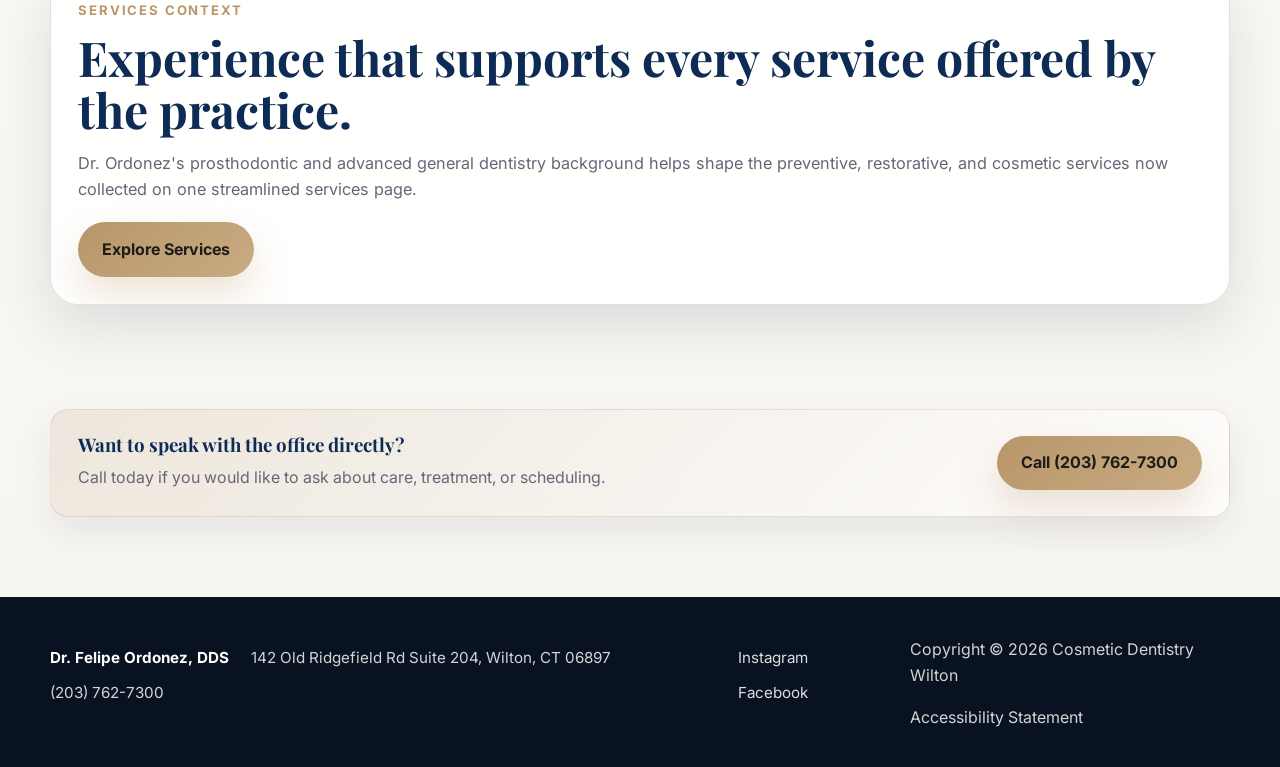
<file: about.html>
<!DOCTYPE html>
<html lang="en">
<head>
  <meta charset="UTF-8">
  <meta name="viewport" content="width=device-width, initial-scale=1.0">
  <title>About Dr. Felipe Ordonez, DDS</title>
  <meta
    name="description"
    content="Read the doctor biography, credentials, and professional background of Dr. Felipe Ordonez, DDS."
  >
  <meta property="og:title" content="About Dr. Felipe Ordonez, DDS">
  <meta
    property="og:description"
    content="Learn more about Dr. Felipe Ordonez, DDS, including his training, experience, and clinical background."
  >
  <meta property="og:type" content="website">
  <meta property="og:url" content="https://cosmeticdentistrywilton.com/about.html">
  <link rel="canonical" href="https://cosmeticdentistrywilton.com/about.html">
  <!-- Google tag (gtag.js) -->
  <script async src="https://www.googletagmanager.com/gtag/js?id=G-XXXXXXXXXX"></script>
  <script>
    window.dataLayer = window.dataLayer || [];
    function gtag(){dataLayer.push(arguments);}
    gtag('js', new Date());

    gtag('config', 'G-XXXXXXXXXX');
  </script>
  <link rel="icon" href="assets/logo-mark.svg" type="image/svg+xml">
  <link rel="preconnect" href="https://fonts.googleapis.com">
  <link rel="preconnect" href="https://fonts.gstatic.com" crossorigin>
  <link
    href="https://fonts.googleapis.com/css2?family=Inter:wght@400;500;600;700&family=Playfair+Display:wght@600;700&display=swap"
    rel="stylesheet"
  >
  <style>
    :root {
      --navy: #0d2b55;
      --gold: #b8966a;
      --white: #ffffff;
      --text: #1a1a2e;
      --muted: #666677;
      --line: rgba(13, 43, 85, 0.14);
      --shadow: 0 20px 60px rgba(8, 21, 40, 0.12);
      --radius-lg: 28px;
      --radius-md: 18px;
      --container: 1180px;
    }

    .doctor-bio-grid {
      display: grid;
      grid-template-columns: minmax(280px, 0.7fr) 1fr;
      gap: 2rem;
    }

    .doctor-bio-grid .map-card img {
      aspect-ratio: 1 / 1;
      width: 100%;
      object-fit: cover;
    }

    .procedures-grid {
      display: grid;
      grid-template-columns: repeat(auto-fit, minmax(280px, 1fr));
      gap: 1.5rem;
    }

    * {
      box-sizing: border-box;
    }

    html {
      scroll-behavior: smooth;
    }

    body {
      margin: 0;
      font-family: "Inter", system-ui, -apple-system, BlinkMacSystemFont, "Segoe UI", sans-serif;
      color: var(--text);
      background:
        radial-gradient(circle at top left, rgba(184, 150, 106, 0.14), transparent 28%),
        linear-gradient(180deg, #fffdf9 0%, #f7f5f1 100%);
      line-height: 1.6;
    }

    a {
      color: inherit;
      text-decoration: none;
    }

    img {
      max-width: 100%;
      display: block;
    }

    address {
      font-style: normal;
    }

    .container {
      width: min(calc(100% - 2rem), var(--container));
      margin: 0 auto;
    }

    .site-header {
      position: sticky;
      top: 0;
      z-index: 10;
      backdrop-filter: blur(12px);
      background: rgba(247, 245, 241, 0.82);
      border-bottom: 1px solid rgba(13, 43, 85, 0.08);
    }

    .header-inner {
      display: flex;
      align-items: center;
      justify-content: space-between;
      gap: 1rem;
      min-height: 84px;
    }

    .brand {
      display: block;
      min-width: 0;
    }

    .brand-main {
      display: flex;
      align-items: center;
      gap: 0.9rem;
      min-width: 0;
    }

    .brand-icon {
      width: 286px;
      height: 78px;
      flex: none;
      filter: drop-shadow(0 12px 24px rgba(13, 43, 85, 0.16));
    }

    .brand-text {
      display: flex;
      flex-direction: column;
      gap: 0.15rem;
      min-width: 0;
    }

    .brand-copy {
      display: flex;
      align-items: center;
      flex-wrap: wrap;
      gap: 0.55rem;
      min-width: 0;
    }

    .brand-mark {
      font-family: "Playfair Display", serif;
      font-size: 1.45rem;
      font-weight: 700;
      letter-spacing: 0.02em;
      color: var(--navy);
    }

    .brand-credential {
      display: inline-flex;
      align-items: center;
      justify-content: center;
      padding: 0.32rem 0.58rem;
      border-radius: 999px;
      background: rgba(184, 150, 106, 0.14);
      border: 1px solid rgba(184, 150, 106, 0.32);
      color: var(--navy);
      font-size: 0.7rem;
      font-weight: 700;
      letter-spacing: 0.18em;
      text-transform: uppercase;
    }

    .brand-subtitle {
      font-size: 0.76rem;
      letter-spacing: 0.14em;
      text-transform: uppercase;
      color: var(--muted);
    }

    .nav-links {
      display: flex;
      align-items: center;
      gap: 1.25rem;
      font-weight: 500;
      color: var(--navy);
    }

    .nav-links a {
      position: relative;
      padding-bottom: 0.25rem;
    }

    .nav-links a::after {
      content: "";
      position: absolute;
      left: 0;
      bottom: 0;
      width: 100%;
      height: 2px;
      background: var(--gold);
      transform: scaleX(0);
      transform-origin: left;
      transition: transform 180ms ease;
    }

    .nav-links a:hover::after,
    .nav-links a:focus-visible::after,
    .nav-links a[aria-current="page"]::after {
      transform: scaleX(1);
    }

    .call-cta,
    .hero-actions a,
    .map-actions a,
    .contact-banner a {
      display: inline-flex;
      align-items: center;
      justify-content: center;
      min-height: 50px;
      padding: 0.9rem 1.5rem;
      border-radius: 999px;
      font-weight: 700;
      transition: transform 180ms ease, box-shadow 180ms ease;
    }

    .call-cta {
      color: var(--white);
      background: linear-gradient(135deg, var(--navy), #163d74);
      box-shadow: 0 16px 35px rgba(13, 43, 85, 0.2);
    }

    .call-cta:hover,
    .hero-actions a:hover,
    .map-actions a:hover,
    .contact-banner a:hover,
    .qr-link:hover {
      transform: translateY(-1px);
    }

    .page-hero {
      position: relative;
      overflow: hidden;
      padding: 4.5rem 0 3rem;
    }

    .page-hero::before,
    .page-hero::after {
      content: "";
      position: absolute;
      border-radius: 50%;
      pointer-events: none;
    }

    .page-hero::before {
      width: 340px;
      height: 340px;
      top: -130px;
      right: -110px;
      background: rgba(184, 150, 106, 0.12);
    }

    .page-hero::after {
      width: 260px;
      height: 260px;
      bottom: -140px;
      left: -90px;
      background: rgba(13, 43, 85, 0.07);
    }

    .contact-shell {
      display: grid;
      grid-template-columns: minmax(0, 1.08fr) minmax(320px, 0.92fr);
      gap: 2rem;
      align-items: stretch;
    }

    .eyebrow {
      display: inline-flex;
      align-items: center;
      gap: 0.6rem;
      padding: 0.5rem 0.9rem;
      border: 1px solid rgba(184, 150, 106, 0.45);
      border-radius: 999px;
      background: rgba(255, 255, 255, 0.78);
      color: var(--navy);
      font-size: 0.82rem;
      letter-spacing: 0.14em;
      text-transform: uppercase;
      font-weight: 700;
    }

    .eyebrow::before {
      content: "";
      width: 0.55rem;
      height: 0.55rem;
      border-radius: 50%;
      background: var(--gold);
      box-shadow: 0 0 0 6px rgba(184, 150, 106, 0.14);
    }

    h1,
    h2,
    h3 {
      margin: 0;
      color: var(--navy);
      font-family: "Playfair Display", serif;
      line-height: 1.08;
    }

    h1 {
      margin-top: 1.25rem;
      font-size: clamp(2.7rem, 6vw, 4.6rem);
      max-width: 10ch;
    }

    .hero-copy p {
      margin: 1.2rem 0 0;
      max-width: 58ch;
      font-size: 1.08rem;
      color: var(--muted);
    }

    .hero-actions {
      display: flex;
      flex-wrap: wrap;
      gap: 1rem;
      margin-top: 2rem;
    }

    .hero-actions a:first-child,
    .map-actions a,
    .contact-banner a {
      background: linear-gradient(135deg, var(--gold), #c9ab82);
      color: #1e1c19;
      box-shadow: 0 18px 36px rgba(184, 150, 106, 0.26);
    }

    .hero-actions a:last-child {
      border: 1px solid rgba(13, 43, 85, 0.12);
      background: rgba(255, 255, 255, 0.82);
      color: var(--navy);
    }

    .contact-card,
    .map-card,
    .qr-card {
      position: relative;
      border-radius: var(--radius-lg);
      box-shadow: var(--shadow);
      overflow: hidden;
    }

    .contact-card {
      padding: 1.6rem;
      background:
        linear-gradient(160deg, rgba(13, 43, 85, 0.95), rgba(11, 30, 57, 0.9)),
        linear-gradient(45deg, rgba(184, 150, 106, 0.28), transparent 55%);
      min-height: 100%;
    }

    .contact-card::before,
    .contact-card::after {
      content: "";
      position: absolute;
      border-radius: 50%;
    }

    .contact-card::before {
      width: 220px;
      height: 220px;
      top: -70px;
      right: -70px;
      background: rgba(184, 150, 106, 0.18);
    }

    .contact-card::after {
      width: 140px;
      height: 140px;
      bottom: -35px;
      left: -30px;
      background: rgba(255, 255, 255, 0.08);
    }

    .contact-card-inner {
      position: relative;
      z-index: 1;
      height: 100%;
      border-radius: calc(var(--radius-lg) - 6px);
      border: 1px solid rgba(255, 255, 255, 0.12);
      background:
        linear-gradient(180deg, rgba(255, 255, 255, 0.03), rgba(255, 255, 255, 0.08)),
        radial-gradient(circle at top, rgba(184, 150, 106, 0.25), transparent 48%);
      padding: 2rem;
      display: grid;
      gap: 1.3rem;
      align-content: start;
    }

    .card-badge {
      display: inline-flex;
      align-items: center;
      justify-content: center;
      width: fit-content;
      padding: 0.55rem 0.8rem;
      border-radius: 999px;
      background: rgba(255, 255, 255, 0.1);
      color: rgba(255, 255, 255, 0.82);
      font-size: 0.78rem;
      letter-spacing: 0.12em;
      text-transform: uppercase;
    }

    .contact-card h2,
    .contact-card p,
    .contact-card a,
    .contact-card address {
      color: var(--white);
    }

    .contact-card h2 {
      font-size: clamp(1.9rem, 3vw, 2.7rem);
      max-width: 12ch;
    }

    .contact-stack {
      display: grid;
      gap: 1.1rem;
    }

    .contact-item {
      display: grid;
      gap: 0.28rem;
    }

    .contact-label {
      color: rgba(255, 255, 255, 0.7);
      font-size: 0.76rem;
      font-weight: 700;
      letter-spacing: 0.16em;
      text-transform: uppercase;
    }

    .contact-value {
      font-size: 1.1rem;
      font-weight: 600;
      line-height: 1.5;
    }

    .contact-note {
      margin: 0;
      color: rgba(255, 255, 255, 0.8);
      max-width: 28ch;
    }

    .section {
      padding: 1.5rem 0 5rem;
    }

    .contact-grid {
      display: grid;
      grid-template-columns: minmax(0, 1.1fr) minmax(280px, 0.9fr);
      gap: 1.5rem;
      align-items: start;
    }

    .map-card,
    .qr-card {
      padding: 1.7rem;
      background: rgba(255, 255, 255, 0.9);
      border: 1px solid var(--line);
    }

    .section-label {
      margin-bottom: 0.7rem;
      font-size: 0.82rem;
      letter-spacing: 0.14em;
      text-transform: uppercase;
      font-weight: 700;
      color: var(--gold);
    }

    .section-heading,
    .qr-card h2 {
      font-size: clamp(2rem, 4vw, 3rem);
    }

    .section-intro,
    .qr-copy {
      margin: 0.9rem 0 0;
      color: var(--muted);
      font-size: 1.02rem;
    }

    .map-frame {
      margin-top: 1.35rem;
      border-radius: var(--radius-md);
      overflow: hidden;
      border: 1px solid rgba(13, 43, 85, 0.12);
      min-height: 440px;
      background: linear-gradient(180deg, rgba(13, 43, 85, 0.06), rgba(13, 43, 85, 0.02));
    }

    .map-frame iframe {
      width: 100%;
      height: 440px;
      border: 0;
      display: block;
    }

    .map-actions {
      display: flex;
      flex-wrap: wrap;
      gap: 1rem;
      margin-top: 1.25rem;
    }

    .qr-card {
      display: grid;
      justify-items: center;
      text-align: center;
    }

    .qr-card h2 {
      max-width: 8ch;
    }

    .qr-link {
      margin-top: 1.4rem;
      border-radius: 24px;
      overflow: hidden;
      box-shadow: 0 16px 36px rgba(13, 43, 85, 0.12);
      transition: transform 180ms ease;
    }

    .qr-link img {
      width: min(100%, 280px);
      background: var(--white);
    }

    .qr-caption {
      margin: 1rem 0 0;
      color: var(--muted);
      font-size: 0.95rem;
      max-width: 26ch;
    }

    .contact-banner {
      display: flex;
      flex-wrap: wrap;
      align-items: center;
      justify-content: space-between;
      gap: 1.5rem;
      padding: 1.6rem 1.7rem;
      border-radius: var(--radius-md);
      background: linear-gradient(135deg, rgba(184, 150, 106, 0.16), rgba(255, 255, 255, 0.82));
      border: 1px solid rgba(184, 150, 106, 0.24);
      box-shadow: 0 16px 38px rgba(13, 43, 85, 0.08);
    }

    .contact-banner p {
      margin: 0.6rem 0 0;
      color: var(--muted);
    }

    .detail-stack {
      display: grid;
      gap: 1.2rem;
      margin-top: 1.35rem;
    }

    .detail-stack h3 {
      margin-bottom: 0.4rem;
      font-size: 1.3rem;
    }

    .detail-stack p {
      margin: 0;
      color: var(--muted);
    }

    .bullet-list,
    .procedure-list,
    .hours-list {
      display: grid;
      gap: 0.85rem;
      padding: 0;
      margin: 1.2rem 0 0;
      list-style: none;
    }

    .bullet-list li,
    .procedure-list li {
      position: relative;
      padding-left: 1.2rem;
      color: var(--muted);
    }

    .bullet-list li::before,
    .procedure-list li::before {
      content: "";
      position: absolute;
      left: 0;
      top: 0.72rem;
      width: 0.45rem;
      height: 0.45rem;
      border-radius: 50%;
      background: var(--gold);
      box-shadow: 0 0 0 5px rgba(184, 150, 106, 0.12);
    }

    .hours-list li {
      display: flex;
      align-items: baseline;
      justify-content: space-between;
      gap: 1rem;
      padding-bottom: 0.85rem;
      border-bottom: 1px solid var(--line);
    }

    .hours-list li:last-child {
      border-bottom: 0;
      padding-bottom: 0;
    }

    .hours-list strong {
      color: var(--navy);
    }

    .contact-form-card {
      justify-items: stretch;
      text-align: left;
    }

    .contact-form-card h2,
    .contact-form-card .qr-copy,
    .contact-form-card .section-label {
      text-align: left;
    }

    .contact-form {
      display: grid;
      gap: 1rem;
      margin-top: 1.4rem;
    }

    .form-grid {
      display: grid;
      grid-template-columns: repeat(2, minmax(0, 1fr));
      gap: 1rem;
    }

    .field {
      display: grid;
      gap: 0.45rem;
    }

    .field label {
      font-size: 0.82rem;
      font-weight: 700;
      letter-spacing: 0.04em;
      color: var(--navy);
    }

    .field input,
    .field textarea {
      width: 100%;
      padding: 0.85rem 1rem;
      border: 1px solid rgba(13, 43, 85, 0.14);
      border-radius: 14px;
      background: var(--white);
      color: var(--text);
      font: inherit;
    }

    .field textarea {
      min-height: 160px;
      resize: vertical;
    }

    .form-note {
      margin: 0;
      color: var(--muted);
      font-size: 0.94rem;
    }

    .form-submit {
      display: inline-flex;
      align-items: center;
      justify-content: center;
      width: fit-content;
      min-height: 50px;
      padding: 0.9rem 1.5rem;
      border: 0;
      border-radius: 999px;
      background: linear-gradient(135deg, var(--gold), #c9ab82);
      color: #1e1c19;
      font: inherit;
      font-weight: 700;
      cursor: pointer;
      box-shadow: 0 18px 36px rgba(184, 150, 106, 0.26);
    }

    .footer-social {
      display: flex;
      flex-wrap: wrap;
      gap: 0.65rem 1rem;
      font-size: 0.95rem;
    }

    .footer-social a {
      color: var(--white);
      opacity: 0.86;
      transition: opacity 180ms ease;
    }

    .footer-social a:hover,
    .footer-social a:focus-visible {
      opacity: 1;
    }

    .site-footer {
      padding: 1.5rem 0 2.3rem;
      background: #081220;
      color: rgba(255, 255, 255, 0.82);
    }

    .footer-inner {
      display: flex;
      align-items: center;
      justify-content: space-between;
      gap: 1.5rem;
    }

    .footer-meta {
      display: flex;
      flex-wrap: wrap;
      gap: 0.65rem 1.4rem;
      font-size: 0.95rem;
    }

    .footer-meta strong {
      color: var(--white);
    }

    .reveal {
      opacity: 0;
      transform: translateY(24px) scale(0.985);
      transition: opacity 600ms ease, transform 600ms ease;
    }

    .reveal.is-visible {
      opacity: 1;
      transform: translateY(0) scale(1);
    }

    .skip-link {
      position: absolute;
      left: 1rem;
      top: -3rem;
      padding: 0.7rem 1rem;
      background: var(--navy);
      color: var(--white);
      border-radius: 0 0 10px 10px;
      z-index: 20;
    }

    .skip-link:focus {
      top: 0;
    }

    a:focus-visible,
    button:focus-visible {
      outline: 3px solid rgba(184, 150, 106, 0.85);
      outline-offset: 3px;
    }

    @media (max-width: 880px) {
      .contact-shell,
      .contact-grid {
        grid-template-columns: 1fr;
      }

      .doctor-bio-grid {
        grid-template-columns: 1fr;
      }
    }

    @media (max-width: 768px) {
      .header-inner,
      .footer-inner,
      .contact-banner {
        align-items: flex-start;
      }

      .header-inner {
        flex-wrap: wrap;
        padding: 0.9rem 0;
      }

      .brand-main {
        align-items: flex-start;
      }

      .brand-icon {
        width: 70px;
        height: 70px;
      }

      .brand-mark {
        font-size: 1.25rem;
      }

      .nav-links {
        width: 100%;
        justify-content: space-between;
        gap: 0.8rem;
        font-size: 0.95rem;
        overflow-x: auto;
        padding-bottom: 0.2rem;
      }

      .call-cta {
        width: 100%;
      }

      .page-hero {
        padding-top: 2.2rem;
      }

      .contact-card-inner {
        padding: 1.5rem;
      }

      .map-frame,
      .map-frame iframe {
        min-height: 360px;
        height: 360px;
      }

      .form-grid {
        grid-template-columns: 1fr;
      }

      .footer-inner {
        flex-direction: column;
      }
    }
  </style>
  <link rel="stylesheet" href="assets/mobile-friendly.css">
  <script type="application/ld+json">
    {
      "@context": "https://schema.org",
      "@type": "Dentist",
      "name": "Dr. Felipe Ordonez, DDS",
      "url": "https://cosmeticdentistrywilton.com/about.html",
      "telephone": "+1-203-762-7300",
      "address": {
        "@type": "PostalAddress",
        "streetAddress": "142 Old Ridgefield Rd Suite 204",
        "addressLocality": "Wilton",
        "addressRegion": "CT",
        "postalCode": "06897",
        "addressCountry": "US"
      },
      "areaServed": "Wilton, CT",
      "medicalSpecialty": [
        "Cosmetic Dentistry",
        "Dental Implants",
        "Prosthodontics",
        "General Dentistry"
      ]
    }
  </script>
</head>
<body>
  <a class="skip-link" href="#main">Skip to main content</a>
  <header class="site-header">
    <div class="container header-inner">
      <a class="brand" href="index.html#home" aria-label="Go to home page">
        <span class="brand-main">
          <img class="brand-icon" src="assets/wilton-logo.png" alt="Family & Cosmetic Dentistry logo">
          <!--<span class="brand-text">
            <span class="brand-copy">
              <span class="brand-mark">Dr. Felipe Ordonez</span>
              <span class="brand-credential">DDS</span>
            </span>
            <span class="brand-subtitle">Cosmetic Dentistry | Wilton, CT</span>
          </span> -->
        </span>
      </a>
      <button class="nav-toggle" type="button" aria-expanded="false" aria-controls="site-navigation" aria-label="Toggle navigation">
        <span>Menu</span>
        <span class="nav-toggle-bars" aria-hidden="true">
          <span></span>
          <span></span>
          <span></span>
        </span>
      </button>
      <nav class="nav-links" id="site-navigation" aria-label="Primary">
        <a href="index.html#home">Home</a>
        <a href="services.html">Services</a>
        <a href="about.html" aria-current="page">About</a>
        <a href="testimonials.html">Testimonials</a>
        <a href="contact.html">Contact</a>
      </nav>
      <a class="call-cta" href="tel:+12037627300">Call (203) 762-7300</a>
    </div>
  </header>

  <main id="main">
    <section class="page-hero">
      <div class="container contact-shell">
        <div class="hero-copy reveal">
          <div class="eyebrow">About the Doctor</div>
          <h1>Training, experience, and academic depth behind the practice.</h1>
          <p>
            Learn more about Dr. Ordonez's background, professional training, and
            academic experience in advanced restorative and cosmetic care.
          </p>
          <div class="hero-actions">
            <a href="tel:+12037627300">Call (203) 762-7300</a>
          </div>
        </div>

        <div class="contact-card reveal">
          <div class="contact-card-inner">
            <span class="card-badge">Doctor Overview</span>
            <h2>Dr. Felipe Ordonez, DDS</h2>

            <div class="contact-stack">
              <div class="contact-item">
                <span class="contact-label">Background</span>
                <p class="contact-note">Second generation dentist with prosthodontic and general dentistry training.</p>
              </div>

              <div class="contact-item">
                <span class="contact-label">Training</span>
                <p class="contact-note">Cayetano Heredia Dental School, prosthodontics fellowship, and UConn advanced education.</p>
              </div>

              <div class="contact-item">
                <span class="contact-label">Academic Role</span>
                <p class="contact-note">Continued as an assistant professor at the University of Connecticut School of Dental Medicine.</p>
              </div>
            </div>
          </div>
        </div>
      </div>
    </section>

    <section class="section">
      <div class="container">
        <article class="map-card reveal" style="padding: 2rem;">
          <div class="section-label">Biography</div>
          <h2 class="section-heading">Meet Dr. Ordonez</h2>
          <div class="doctor-bio-grid" style="margin-top: 1.5rem; align-items: start;">
            <div class="map-card" style="padding: 0.5rem;">
              <img src="assets/dr-ordonez-portrait.jpg" alt="Portrait of Dr. Felipe Ordonez" style="border-radius: 14px; object-position: top;">
            </div>
            <div>
              <p class="section-intro" style="margin-top: 0;">
                Dr. Ordonez, a second-generation dentist, graduated from Cayetano Heredia
                Peruvian University Dental School in 1996. In 1999, he received his fellowship
                award in Prosthodontics, which he then followed up with a two-year residency in
                Advanced Education in General Dentistry at the University of Connecticut Health
                Center (2005-2007) and went on to earn a fellowship in 2008.
                <br><br>
                He has since continued as an assistant professor at the University Of Connecticut School Of
                Dental Medicine, where he shares his expertise with the next generation of dental professionals.
              </p>
            </div>
          </div>
        </article>
      </div>
    </section>

    <section class="section">
      <div class="container">
        <article class="map-card reveal">
          <div class="section-label">Services Context</div>
          <h2 class="section-heading">Experience that supports every service offered by the practice.</h2>
          <p class="section-intro">
            Dr. Ordonez's prosthodontic and advanced general dentistry background helps
            shape the preventive, restorative, and cosmetic services now collected on
            one streamlined services page.
          </p>
          <div class="map-actions">
            <a href="services.html">Explore Services</a>
          </div>
        </article>
      </div>
    </section>

    <section class="section">
      <div class="container">
        <div class="contact-banner reveal">
          <div>
            <h3>Want to speak with the office directly?</h3>
            <p>Call today if you would like to ask about care, treatment, or scheduling.</p>
          </div>
          <a href="tel:+12037627300">Call (203) 762-7300</a>
        </div>
      </div>
    </section>
  </main>

  <footer class="site-footer">
    <div class="container footer-inner">
      <div class="footer-meta">
        <span><strong>Dr. Felipe Ordonez, DDS</strong></span>
        <span>
          <a
            href="https://www.google.com/maps/search/?api=1&amp;query=142%20Old%20Ridgefield%20Rd%20Suite%20204%2C%20Wilton%2C%20CT%2006897"
            target="_blank"
            rel="noreferrer"
          >
            142 Old Ridgefield Rd Suite 204, Wilton, CT 06897
          </a>
        </span>
        <span><a href="tel:+12037627300">(203) 762-7300</a></span>
      </div>
      <div class="footer-social">
        <a href="https://www.instagram.com/cosmeticdentistrywilton/" target="_blank" rel="noreferrer">Instagram</a>
        <a href="https://www.facebook.com/FelipeOrdonezDDS/" target="_blank" rel="noreferrer">Facebook</a>
      </div>
      <div>
        <p>Copyright &copy; <span id="copyright-year">2026</span> Cosmetic Dentistry Wilton</p>
        <a href="accessibility.html">Accessibility Statement</a>
      </div>
    </div>
  </footer>

  <script src="assets/site-shell.js" defer></script>
  <script>
    const observer = new IntersectionObserver(
      (entries) => {
        for (const entry of entries) {
          if (entry.isIntersecting) {
            entry.target.classList.add("is-visible");
            observer.unobserve(entry.target);
          }
        }
      },
      {
        threshold: 0.18
      }
    );

    document.querySelectorAll(".reveal").forEach((element) => {
      observer.observe(element);
    });

    document.getElementById("copyright-year").textContent = new Date().getFullYear();
  </script>
</body>
</html>
</file>
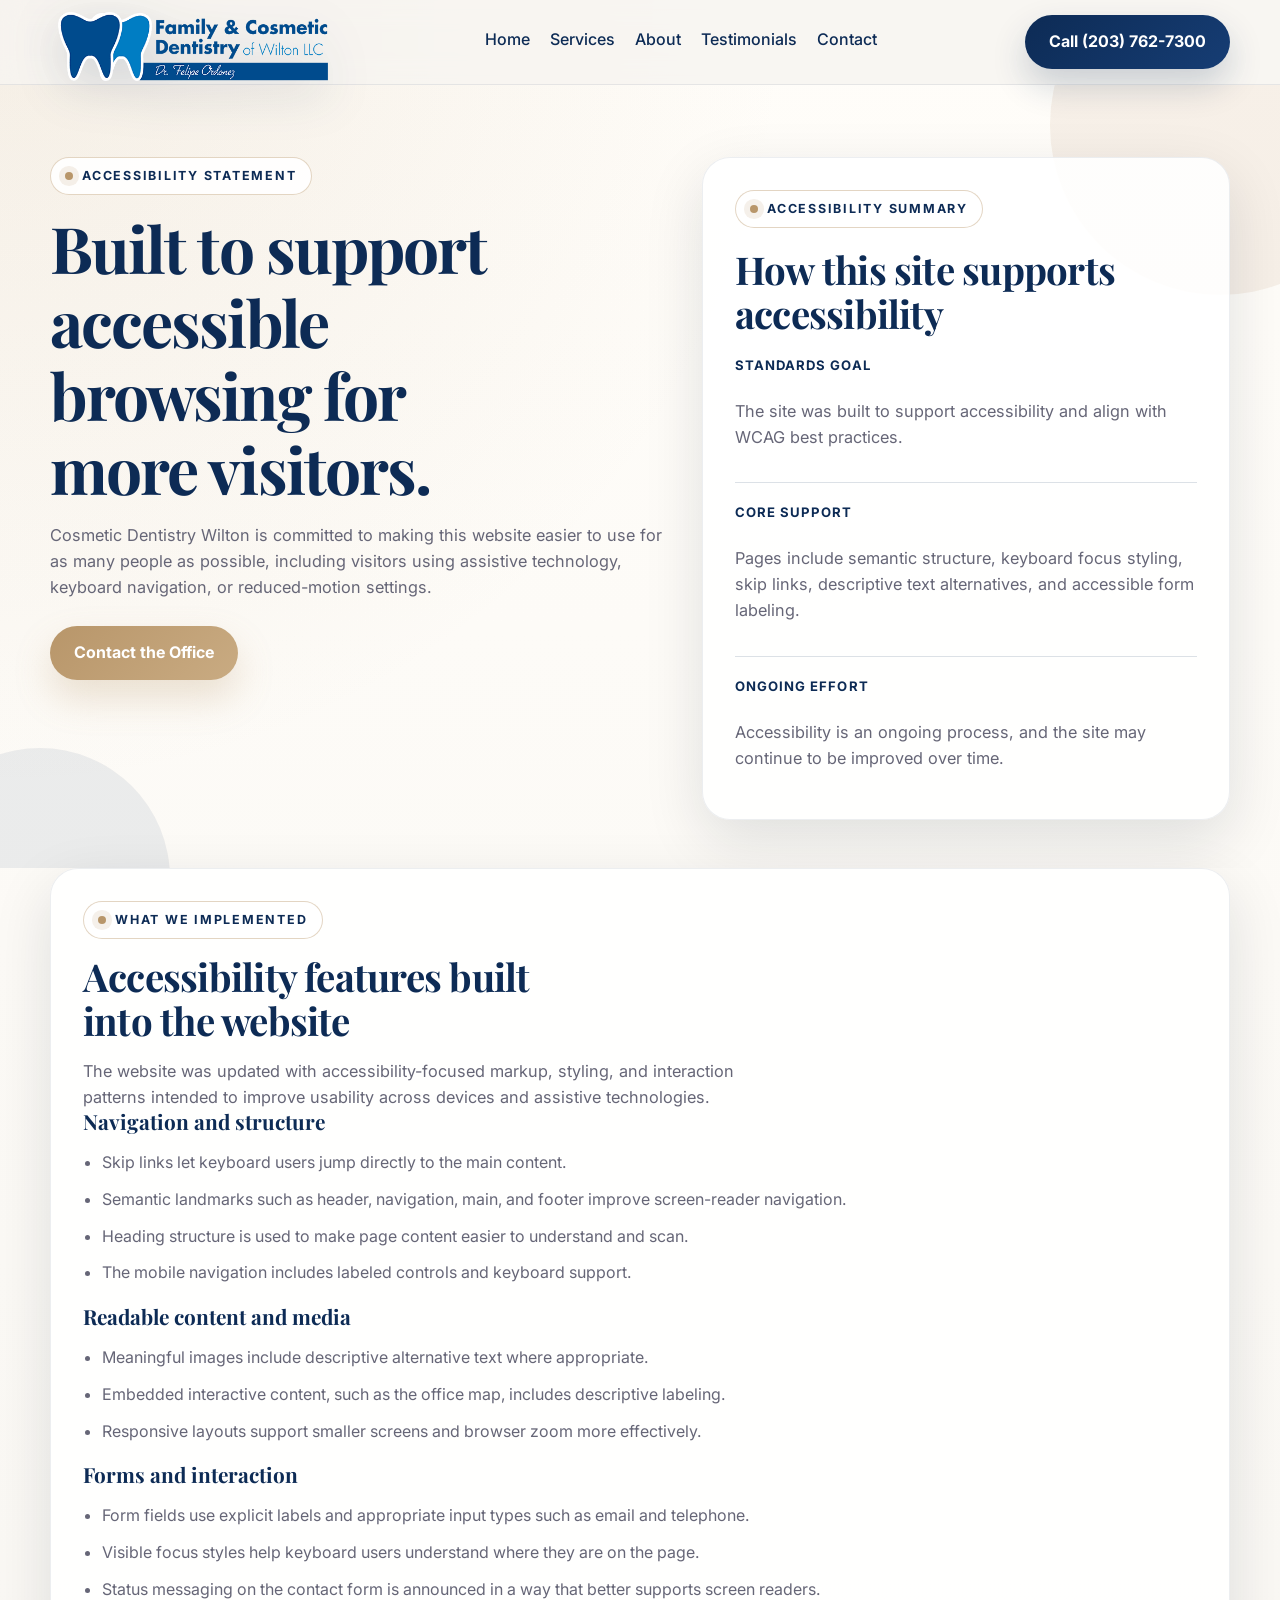
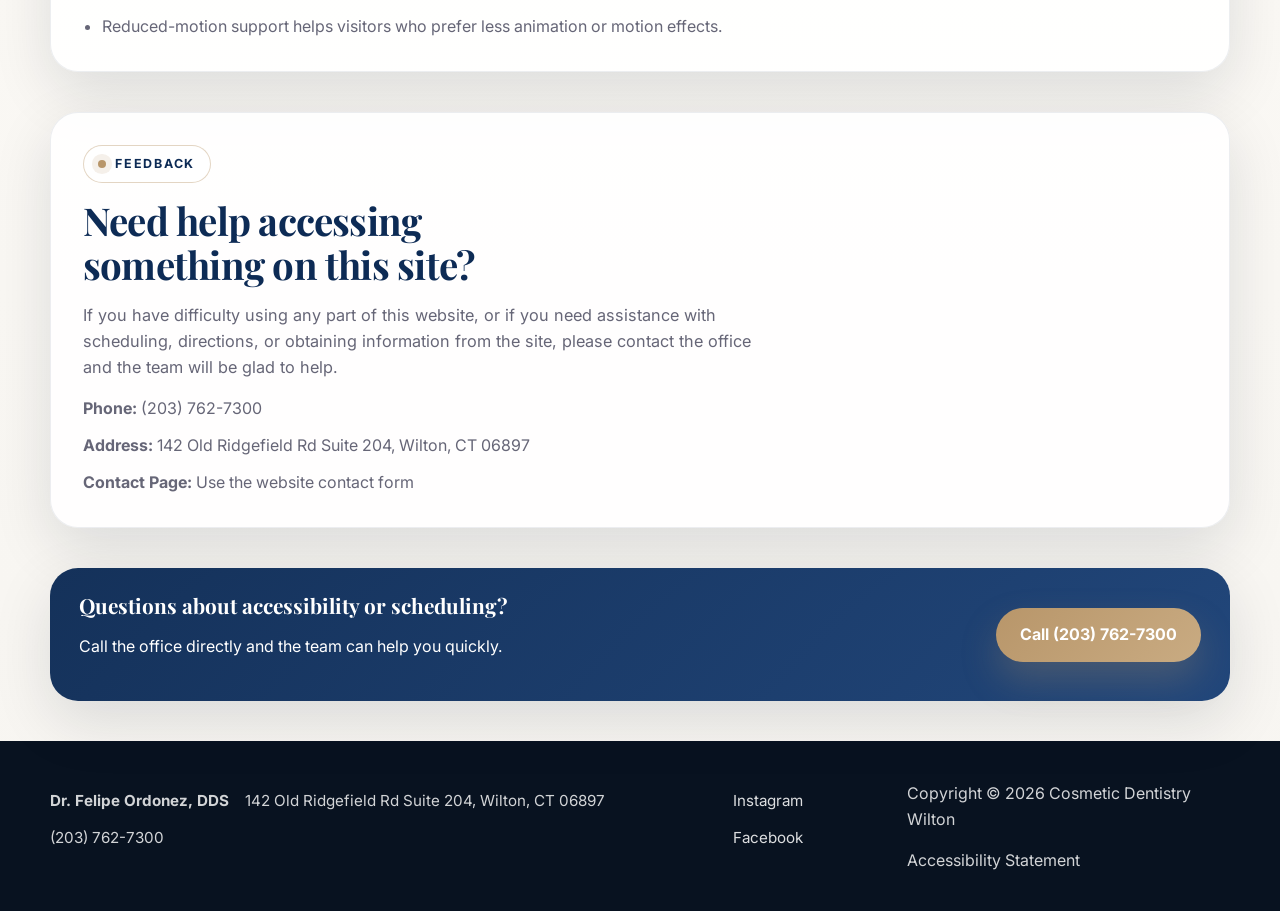
<file: accessibility.html>
<!DOCTYPE html>
<html lang="en">
<head>
  <meta charset="UTF-8">
  <meta name="viewport" content="width=device-width, initial-scale=1.0">
  <title>Accessibility Statement | Cosmetic Dentistry Wilton</title>
  <meta
    name="description"
    content="Read the accessibility statement for Cosmetic Dentistry Wilton and learn how the site is built to support accessibility and align with WCAG best practices."
  >
  <meta property="og:title" content="Accessibility Statement | Cosmetic Dentistry Wilton">
  <meta
    property="og:description"
    content="Learn how Cosmetic Dentistry Wilton supports accessible browsing and ongoing improvements aligned with WCAG best practices."
  >
  <meta property="og:type" content="website">
  <meta property="og:url" content="https://cosmeticdentistrywilton.com/accessibility.html">
  <link rel="canonical" href="https://cosmeticdentistrywilton.com/accessibility.html">
  <script async src="https://www.googletagmanager.com/gtag/js?id=G-XXXXXXXXXX"></script>
  <script>
    window.dataLayer = window.dataLayer || [];
    function gtag(){dataLayer.push(arguments);}
    gtag('js', new Date());

    gtag('config', 'G-XXXXXXXXXX');
  </script>
  <link rel="icon" href="assets/logo-mark.svg" type="image/svg+xml">
  <link rel="preconnect" href="https://fonts.googleapis.com">
  <link rel="preconnect" href="https://fonts.gstatic.com" crossorigin>
  <link
    href="https://fonts.googleapis.com/css2?family=Inter:wght@400;500;600;700&family=Playfair+Display:wght@600;700&display=swap"
    rel="stylesheet"
  >
  <style>
    :root {
      --navy: #0d2b55;
      --gold: #b8966a;
      --white: #ffffff;
      --text: #1a1a2e;
      --muted: #666677;
      --line: rgba(13, 43, 85, 0.14);
      --shadow: 0 20px 60px rgba(8, 21, 40, 0.12);
      --radius-lg: 28px;
      --radius-md: 18px;
      --container: 1180px;
    }

    * {
      box-sizing: border-box;
    }

    html {
      scroll-behavior: smooth;
    }

    body {
      margin: 0;
      font-family: "Inter", system-ui, -apple-system, BlinkMacSystemFont, "Segoe UI", sans-serif;
      color: var(--text);
      background:
        radial-gradient(circle at top left, rgba(184, 150, 106, 0.14), transparent 28%),
        linear-gradient(180deg, #fffdf9 0%, #f7f5f1 100%);
      line-height: 1.6;
    }

    a {
      color: inherit;
      text-decoration: none;
    }

    img {
      max-width: 100%;
      display: block;
    }

    .container {
      width: min(calc(100% - 2rem), var(--container));
      margin: 0 auto;
    }

    .site-header {
      position: sticky;
      top: 0;
      z-index: 10;
      backdrop-filter: blur(12px);
      background: rgba(247, 245, 241, 0.82);
      border-bottom: 1px solid rgba(13, 43, 85, 0.08);
    }

    .header-inner {
      display: flex;
      align-items: center;
      justify-content: space-between;
      gap: 1rem;
      min-height: 84px;
    }

    .brand {
      display: block;
      min-width: 0;
    }

    .brand-main {
      display: flex;
      align-items: center;
      gap: 0.9rem;
      min-width: 0;
    }

    .brand-icon {
      width: 286px;
      height: 78px;
      flex: none;
      filter: drop-shadow(0 12px 24px rgba(13, 43, 85, 0.16));
    }

    .nav-links {
      display: flex;
      align-items: center;
      gap: 1.25rem;
      font-weight: 500;
      color: var(--navy);
    }

    .nav-links a {
      position: relative;
      padding-bottom: 0.25rem;
    }

    .nav-links a::after {
      content: "";
      position: absolute;
      left: 0;
      bottom: 0;
      width: 100%;
      height: 2px;
      background: var(--gold);
      transform: scaleX(0);
      transform-origin: left;
      transition: transform 180ms ease;
    }

    .nav-links a:hover::after,
    .nav-links a:focus-visible::after {
      transform: scaleX(1);
    }

    .call-cta,
    .hero-actions a,
    .contact-banner a {
      display: inline-flex;
      align-items: center;
      justify-content: center;
      min-height: 50px;
      padding: 0.9rem 1.5rem;
      border-radius: 999px;
      font-weight: 700;
      transition: transform 180ms ease, box-shadow 180ms ease;
    }

    .call-cta {
      color: var(--white);
      background: linear-gradient(135deg, var(--navy), #163d74);
      box-shadow: 0 16px 35px rgba(13, 43, 85, 0.2);
    }

    .call-cta:hover,
    .hero-actions a:hover,
    .contact-banner a:hover {
      transform: translateY(-1px);
    }

    .page-hero {
      position: relative;
      overflow: hidden;
      padding: 4.5rem 0 3rem;
    }

    .page-hero::before,
    .page-hero::after {
      content: "";
      position: absolute;
      border-radius: 50%;
      pointer-events: none;
    }

    .page-hero::before {
      width: 340px;
      height: 340px;
      top: -130px;
      right: -110px;
      background: rgba(184, 150, 106, 0.12);
    }

    .page-hero::after {
      width: 260px;
      height: 260px;
      bottom: -140px;
      left: -90px;
      background: rgba(13, 43, 85, 0.07);
    }

    .contact-shell {
      position: relative;
      display: grid;
      grid-template-columns: minmax(0, 1.08fr) minmax(300px, 0.92fr);
      gap: 2rem;
      align-items: stretch;
    }

    .hero-copy,
    .contact-card,
    .statement-card,
    .contact-banner {
      position: relative;
      z-index: 1;
    }

    .eyebrow,
    .card-badge,
    .section-label {
      display: inline-flex;
      align-items: center;
      gap: 0.55rem;
      width: fit-content;
      padding: 0.5rem 0.9rem;
      border-radius: 999px;
      background: rgba(255, 255, 255, 0.9);
      border: 1px solid rgba(184, 150, 106, 0.4);
      color: var(--navy);
      font-size: 0.78rem;
      font-weight: 700;
      letter-spacing: 0.14em;
      text-transform: uppercase;
    }

    .eyebrow::before,
    .card-badge::before,
    .section-label::before {
      content: "";
      width: 0.5rem;
      height: 0.5rem;
      border-radius: 50%;
      background: var(--gold);
      box-shadow: 0 0 0 6px rgba(184, 150, 106, 0.14);
    }

    h1,
    h2,
    h3 {
      margin: 0;
      color: var(--navy);
      line-height: 1.15;
      font-family: "Playfair Display", Georgia, serif;
    }

    h1 {
      font-size: clamp(2.5rem, 5vw, 4.2rem);
      letter-spacing: -0.03em;
      max-width: 12ch;
      margin-top: 1rem;
    }

    h2 {
      font-size: clamp(1.9rem, 3vw, 2.7rem);
      letter-spacing: -0.02em;
    }

    h3 {
      font-size: 1.3rem;
    }

    .hero-copy p,
    .section-intro,
    .statement-card p,
    .contact-note {
      color: var(--muted);
      font-size: 1.02rem;
    }

    .hero-actions,
    .footer-meta,
    .footer-social {
      display: flex;
      flex-wrap: wrap;
      gap: 0.8rem 1rem;
    }

    .hero-actions {
      margin-top: 1.6rem;
    }

    .hero-actions a,
    .contact-banner a {
      color: var(--white);
      background: linear-gradient(135deg, var(--gold), #c9ab82);
      box-shadow: 0 18px 36px rgba(184, 150, 106, 0.26);
    }

    .contact-card,
    .statement-card {
      padding: 2rem;
      border: 1px solid rgba(13, 43, 85, 0.08);
      border-radius: var(--radius-lg);
      background: rgba(255, 255, 255, 0.88);
      box-shadow: var(--shadow);
    }

    .contact-card-inner,
    .statement-layout,
    .contact-stack {
      display: grid;
      gap: 1.2rem;
    }

    .contact-item {
      display: grid;
      gap: 0.35rem;
      padding-bottom: 1rem;
      border-bottom: 1px solid var(--line);
    }

    .contact-item:last-child {
      padding-bottom: 0;
      border-bottom: 0;
    }

    .contact-label {
      color: var(--navy);
      font-size: 0.82rem;
      font-weight: 700;
      letter-spacing: 0.08em;
      text-transform: uppercase;
    }

    .section {
      padding: 0 0 2.5rem;
    }

    .section-heading {
      max-width: 18ch;
      margin-top: 0.9rem;
    }

    .section-intro {
      max-width: 68ch;
      margin: 1rem 0 0;
    }

    .detail-list {
      margin: 1rem 0 0;
      padding-left: 1.2rem;
      display: grid;
      gap: 0.7rem;
    }

    .detail-list li {
      color: var(--muted);
    }

    .detail-list.compact {
      padding-left: 0;
      list-style: none;
    }

    .contact-banner {
      display: flex;
      align-items: center;
      justify-content: space-between;
      gap: 1rem 1.5rem;
      padding: 1.6rem 1.8rem;
      border-radius: var(--radius-lg);
      background: linear-gradient(135deg, rgba(13, 43, 85, 0.97), rgba(22, 61, 116, 0.95));
      color: rgba(255, 255, 255, 0.92);
      box-shadow: var(--shadow);
    }

    .contact-banner h3,
    .contact-banner p {
      color: var(--white);
    }

    .site-footer {
      padding: 1.5rem 0 2.3rem;
      background: #081220;
      color: rgba(255, 255, 255, 0.82);
    }

    .footer-inner {
      display: flex;
      align-items: center;
      justify-content: space-between;
      gap: 1.5rem;
    }

    .footer-meta,
    .footer-social {
      font-size: 0.95rem;
    }

    .footer-social a {
      color: var(--white);
      opacity: 0.86;
      transition: opacity 180ms ease;
    }

    .footer-social a:hover,
    .footer-social a:focus-visible {
      opacity: 1;
    }

    .skip-link {
      position: absolute;
      left: 1rem;
      top: -3rem;
      padding: 0.7rem 1rem;
      background: var(--navy);
      color: var(--white);
      border-radius: 0 0 10px 10px;
      z-index: 20;
    }

    .skip-link:focus {
      top: 0;
    }

    a:focus-visible,
    button:focus-visible {
      outline: 3px solid rgba(184, 150, 106, 0.85);
      outline-offset: 3px;
    }

    .reveal {
      opacity: 0;
      transform: translateY(22px);
      transition: opacity 600ms ease, transform 600ms ease;
    }

    .reveal.is-visible {
      opacity: 1;
      transform: translateY(0);
    }

    @media (max-width: 880px) {
      .contact-shell {
        grid-template-columns: 1fr;
      }
    }

    @media (max-width: 768px) {
      .header-inner,
      .footer-inner,
      .contact-banner {
        align-items: flex-start;
      }

      .header-inner,
      .footer-inner {
        flex-wrap: wrap;
      }
    }
  </style>
  <link rel="stylesheet" href="assets/mobile-friendly.css">
</head>
<body>
  <a class="skip-link" href="#main">Skip to main content</a>
  <header class="site-header">
    <div class="container header-inner">
      <a class="brand" href="index.html#home" aria-label="Go to home page">
        <span class="brand-main">
          <img class="brand-icon" src="assets/wilton-logo.png" alt="Family & Cosmetic Dentistry logo">
        </span>
      </a>
      <button class="nav-toggle" type="button" aria-expanded="false" aria-controls="site-navigation" aria-label="Toggle navigation">
        <span>Menu</span>
        <span class="nav-toggle-bars" aria-hidden="true">
          <span></span>
          <span></span>
          <span></span>
        </span>
      </button>
      <nav class="nav-links" id="site-navigation" aria-label="Primary">
        <a href="index.html#home">Home</a>
        <a href="services.html">Services</a>
        <a href="about.html">About</a>
        <a href="testimonials.html">Testimonials</a>
        <a href="contact.html">Contact</a>
      </nav>
      <a class="call-cta" href="tel:+12037627300">Call (203) 762-7300</a>
    </div>
  </header>

  <main id="main">
    <section class="page-hero">
      <div class="container contact-shell">
        <div class="hero-copy reveal">
          <div class="eyebrow">Accessibility Statement</div>
          <h1>Built to support accessible browsing for more visitors.</h1>
          <p>
            Cosmetic Dentistry Wilton is committed to making this website easier to
            use for as many people as possible, including visitors using assistive
            technology, keyboard navigation, or reduced-motion settings.
          </p>
          <div class="hero-actions">
            <a href="contact.html">Contact the Office</a>
          </div>
        </div>

        <div class="contact-card reveal">
          <div class="contact-card-inner">
            <span class="card-badge">Accessibility Summary</span>
            <h2>How this site supports accessibility</h2>
            <div class="contact-stack">
              <div class="contact-item">
                <span class="contact-label">Standards Goal</span>
                <p class="contact-note">The site was built to support accessibility and align with WCAG best practices.</p>
              </div>
              <div class="contact-item">
                <span class="contact-label">Core Support</span>
                <p class="contact-note">Pages include semantic structure, keyboard focus styling, skip links, descriptive text alternatives, and accessible form labeling.</p>
              </div>
              <div class="contact-item">
                <span class="contact-label">Ongoing Effort</span>
                <p class="contact-note">Accessibility is an ongoing process, and the site may continue to be improved over time.</p>
              </div>
            </div>
          </div>
        </div>
      </div>
    </section>

    <section class="section">
      <div class="container">
        <article class="statement-card reveal">
          <div class="section-label">What We Implemented</div>
          <h2 class="section-heading">Accessibility features built into the website</h2>
          <p class="section-intro">
            The website was updated with accessibility-focused markup, styling, and
            interaction patterns intended to improve usability across devices and
            assistive technologies.
          </p>

          <div class="statement-layout">
            <div>
              <h3>Navigation and structure</h3>
              <ul class="detail-list">
                <li>Skip links let keyboard users jump directly to the main content.</li>
                <li>Semantic landmarks such as header, navigation, main, and footer improve screen-reader navigation.</li>
                <li>Heading structure is used to make page content easier to understand and scan.</li>
                <li>The mobile navigation includes labeled controls and keyboard support.</li>
              </ul>
            </div>

            <div>
              <h3>Readable content and media</h3>
              <ul class="detail-list">
                <li>Meaningful images include descriptive alternative text where appropriate.</li>
                <li>Embedded interactive content, such as the office map, includes descriptive labeling.</li>
                <li>Responsive layouts support smaller screens and browser zoom more effectively.</li>
              </ul>
            </div>

            <div>
              <h3>Forms and interaction</h3>
              <ul class="detail-list">
                <li>Form fields use explicit labels and appropriate input types such as email and telephone.</li>
                <li>Visible focus styles help keyboard users understand where they are on the page.</li>
                <li>Status messaging on the contact form is announced in a way that better supports screen readers.</li>
                <li>Reduced-motion support helps visitors who prefer less animation or motion effects.</li>
              </ul>
            </div>
          </div>
        </article>
      </div>
    </section>

    <section class="section">
      <div class="container">
        <article class="statement-card reveal">
          <div class="section-label">Feedback</div>
          <h2 class="section-heading">Need help accessing something on this site?</h2>
          <p class="section-intro">
            If you have difficulty using any part of this website, or if you need
            assistance with scheduling, directions, or obtaining information from the
            site, please contact the office and the team will be glad to help.
          </p>
          <ul class="detail-list compact">
            <li><strong>Phone:</strong> <a href="tel:+12037627300">(203) 762-7300</a></li>
            <li><strong>Address:</strong> 142 Old Ridgefield Rd Suite 204, Wilton, CT 06897</li>
            <li><strong>Contact Page:</strong> <a href="contact.html">Use the website contact form</a></li>
          </ul>
        </article>
      </div>
    </section>

    <section class="section">
      <div class="container">
        <div class="contact-banner reveal">
          <div>
            <h3>Questions about accessibility or scheduling?</h3>
            <p>Call the office directly and the team can help you quickly.</p>
          </div>
          <a href="tel:+12037627300">Call (203) 762-7300</a>
        </div>
      </div>
    </section>
  </main>

  <footer class="site-footer">
    <div class="container footer-inner">
      <div class="footer-meta">
        <span><strong>Dr. Felipe Ordonez, DDS</strong></span>
        <span>
          <a
            href="https://www.google.com/maps/search/?api=1&amp;query=142%20Old%20Ridgefield%20Rd%20Suite%20204%2C%20Wilton%2C%20CT%2006897"
            target="_blank"
            rel="noreferrer"
          >
            142 Old Ridgefield Rd Suite 204, Wilton, CT 06897
          </a>
        </span>
        <span><a href="tel:+12037627300">(203) 762-7300</a></span>
      </div>
      <div class="footer-social">
        <a href="https://www.instagram.com/cosmeticdentistrywilton/" target="_blank" rel="noreferrer">Instagram</a>
        <a href="https://www.facebook.com/FelipeOrdonezDDS/" target="_blank" rel="noreferrer">Facebook</a>
      </div>
      <div>
        <p>Copyright &copy; <span id="copyright-year">2026</span> Cosmetic Dentistry Wilton</p>
        <a href="accessibility.html" aria-current="page">Accessibility Statement</a>
      </div>
    </div>
  </footer>

  <script src="assets/site-shell.js" defer></script>
  <script>
    const observer = new IntersectionObserver(
      (entries) => {
        for (const entry of entries) {
          if (entry.isIntersecting) {
            entry.target.classList.add("is-visible");
            observer.unobserve(entry.target);
          }
        }
      },
      {
        threshold: 0.18
      }
    );

    document.querySelectorAll(".reveal").forEach((element) => {
      observer.observe(element);
    });

    document.getElementById("copyright-year").textContent = new Date().getFullYear();
  </script>
</body>
</html>
</file>
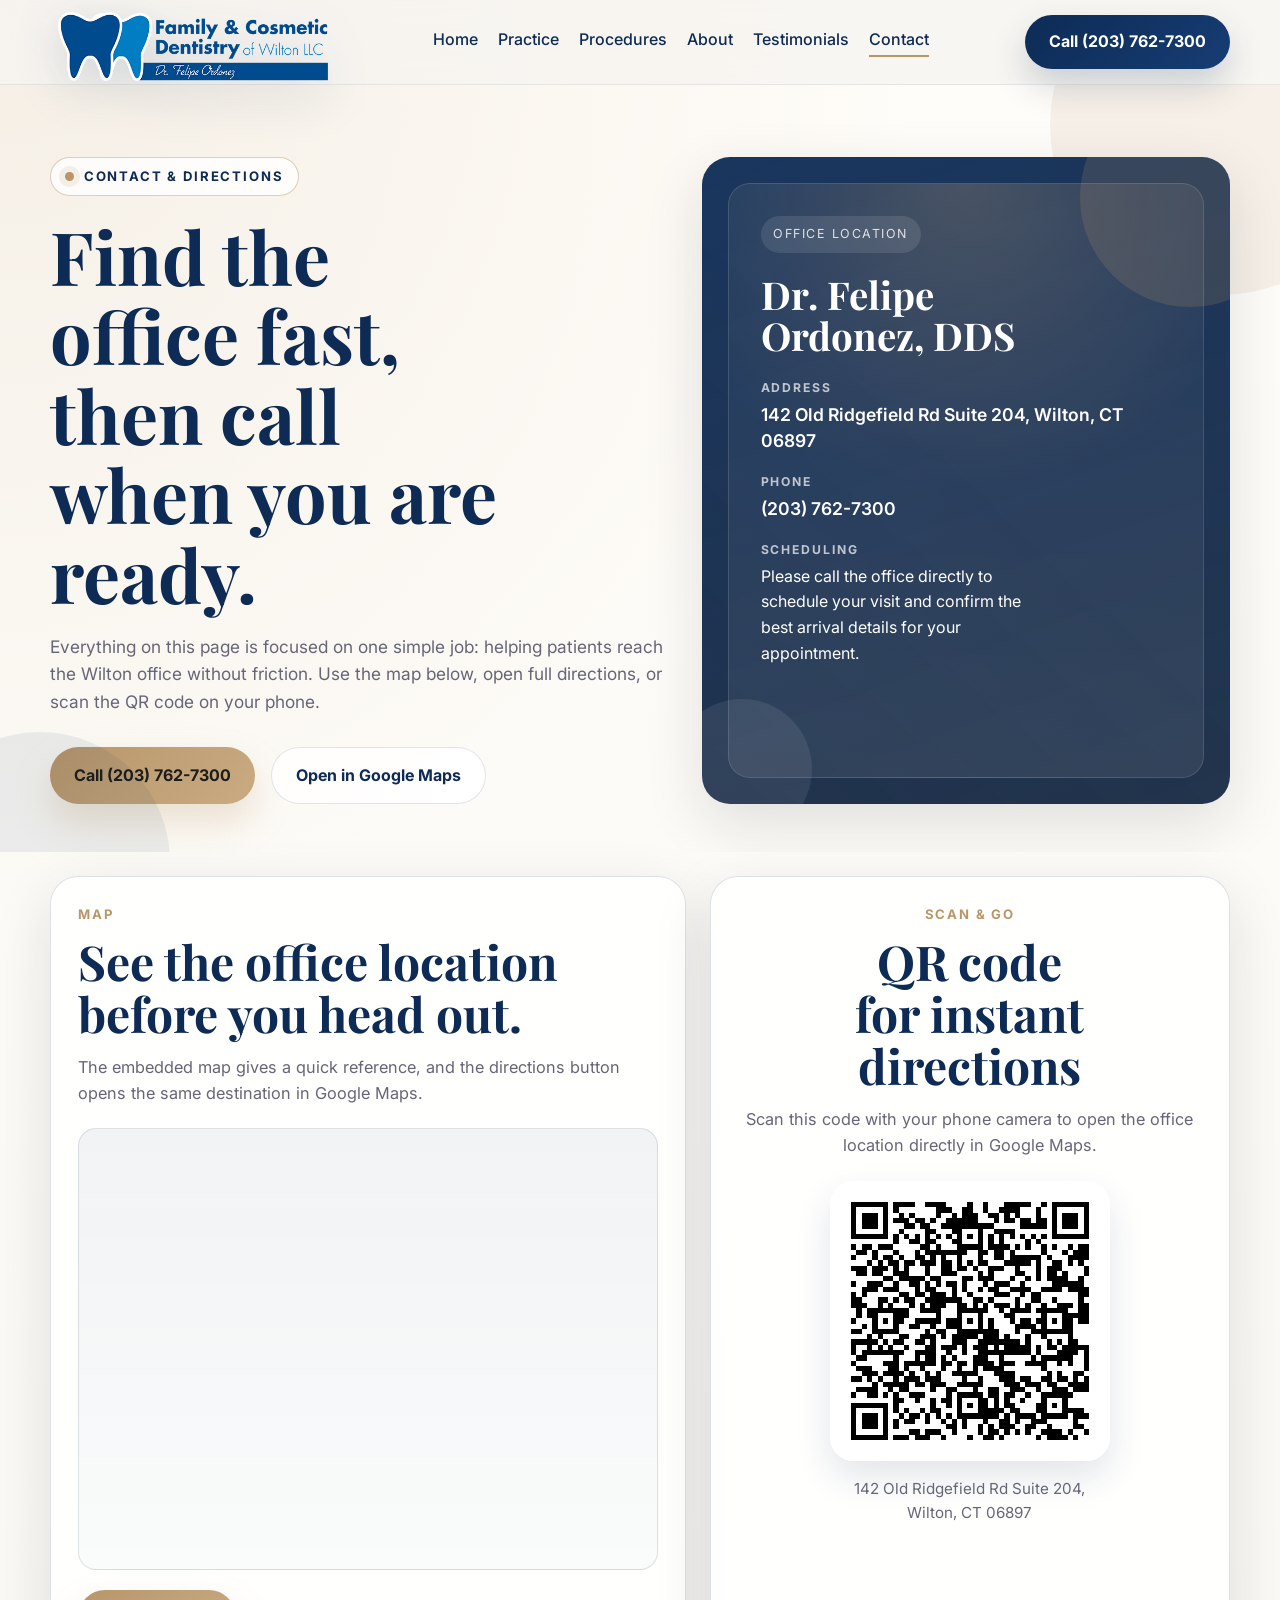
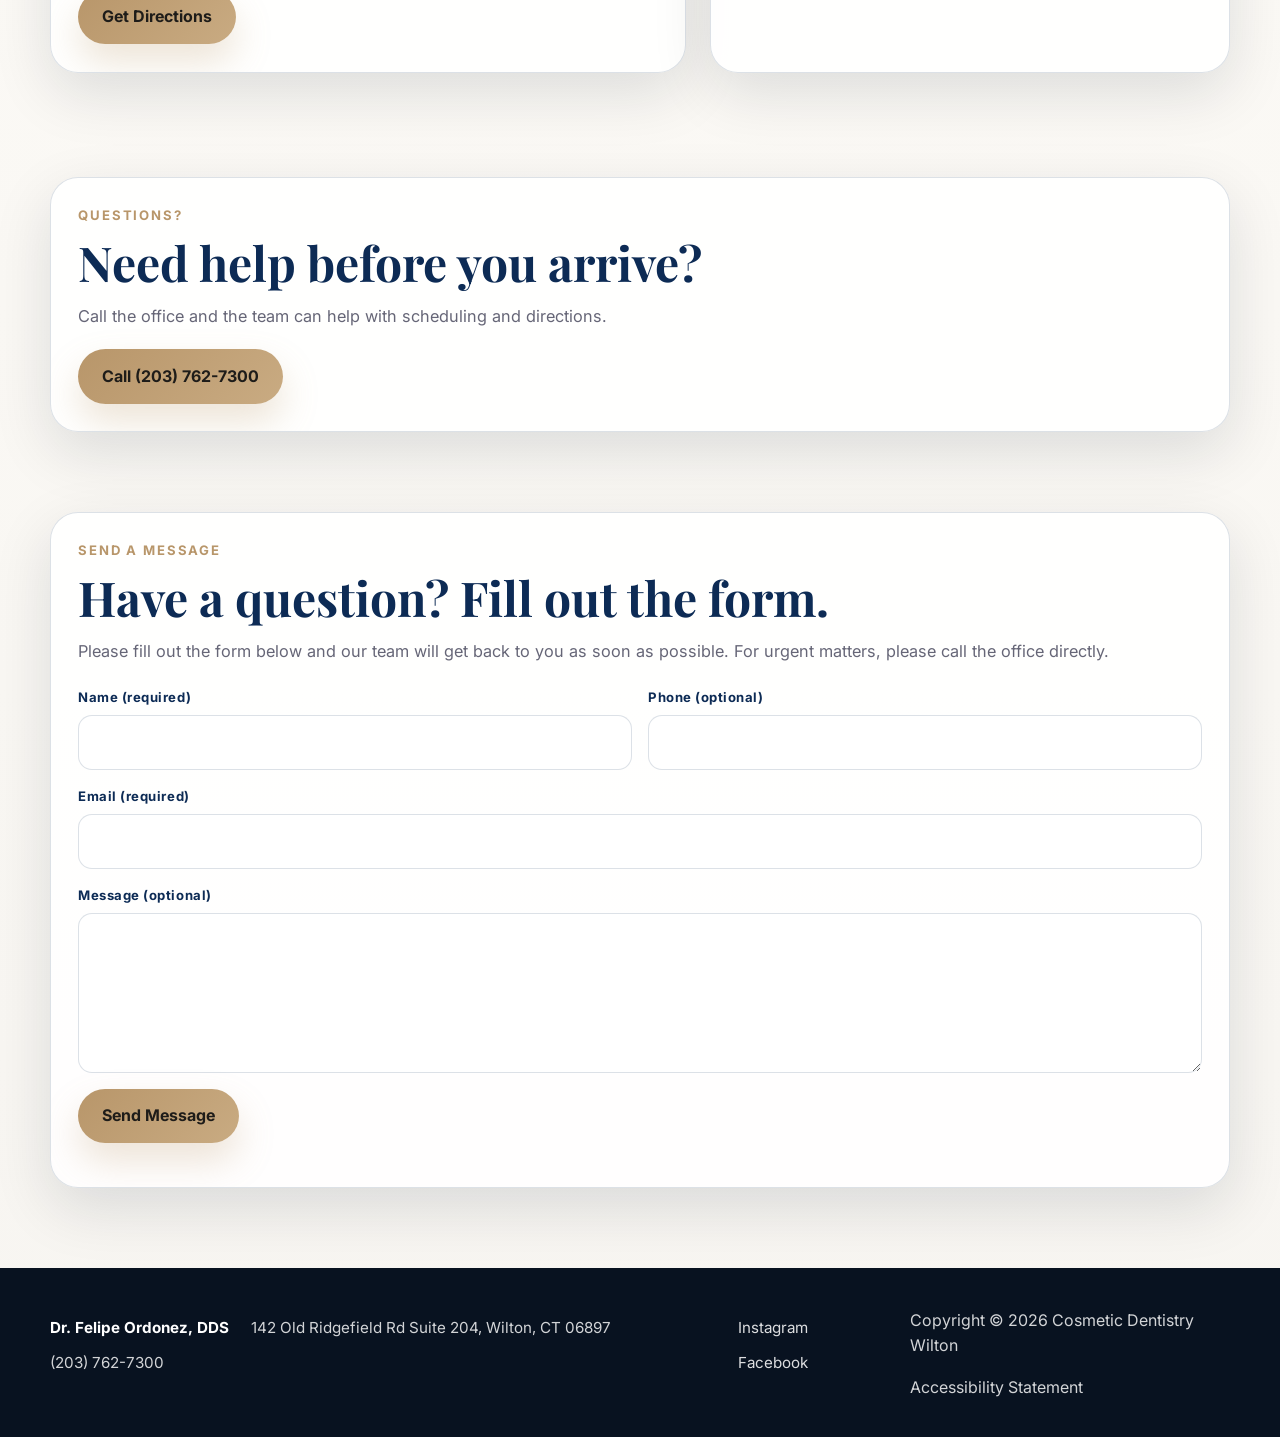
<file: contact.html>
<!DOCTYPE html>
<html lang="en">
<head>
  <meta charset="UTF-8">
  <meta name="viewport" content="width=device-width, initial-scale=1.0">
  <title>Contact Dr. Felipe Ordonez, DDS | Wilton, CT</title>
  <meta
    name="description"
    content="Contact Dr. Felipe Ordonez, DDS in Wilton, CT. Get the office address, open the map, scan the QR code for directions, or call to schedule your visit."
  >
  <meta property="og:title" content="Contact Dr. Felipe Ordonez, DDS | Wilton, CT">
  <meta
    property="og:description"
    content="Find the Wilton office, view the map, and scan a QR code for quick directions to Dr. Felipe Ordonez, DDS."
  >
  <meta property="og:type" content="website">
  <meta property="og:url" content="https://cosmeticdentistrywilton.com/contact.html">
  <link rel="canonical" href="https://cosmeticdentistrywilton.com/contact.html">
  <!-- Google tag (gtag.js) -->
  <script async src="https://www.googletagmanager.com/gtag/js?id=G-XXXXXXXXXX"></script>
  <script>
    window.dataLayer = window.dataLayer || [];
    function gtag(){dataLayer.push(arguments);}
    gtag('js', new Date());

    gtag('config', 'G-XXXXXXXXXX');
  </script>
  <link rel="icon" href="assets/logo-mark.svg" type="image/svg+xml">
  <link rel="preconnect" href="https://fonts.googleapis.com">
  <link rel="preconnect" href="https://fonts.gstatic.com" crossorigin>
  <link
    href="https://fonts.googleapis.com/css2?family=Inter:wght@400;500;600;700&family=Playfair+Display:wght@600;700&display=swap"
    rel="stylesheet"
  >
  <!-- 
    reCAPTCHA v3 script. 
    IMPORTANT: Replace "YOUR_V3_SITE_KEY_HERE" with your actual reCAPTCHA v3 site key.
  -->
  <script src="https://www.google.com/recaptcha/api.js?render=YOUR_V3_SITE_KEY_HERE"></script>
  <style>
    :root {
      --navy: #0d2b55;
      --gold: #b8966a;
      --white: #ffffff;
      --text: #1a1a2e;
      --muted: #666677;
      --line: rgba(13, 43, 85, 0.14);
      --shadow: 0 20px 60px rgba(8, 21, 40, 0.12);
      --radius-lg: 28px;
      --radius-md: 18px;
      --container: 1180px;
    }

    * {
      box-sizing: border-box;
    }

    html {
      scroll-behavior: smooth;
    }

    body {
      margin: 0;
      font-family: "Inter", system-ui, -apple-system, BlinkMacSystemFont, "Segoe UI", sans-serif;
      color: var(--text);
      background:
        radial-gradient(circle at top left, rgba(184, 150, 106, 0.14), transparent 28%),
        linear-gradient(180deg, #fffdf9 0%, #f7f5f1 100%);
      line-height: 1.6;
    }

    a {
      color: inherit;
      text-decoration: none;
    }

    img {
      max-width: 100%;
      display: block;
    }

    address {
      font-style: normal;
    }

    .container {
      width: min(calc(100% - 2rem), var(--container));
      margin: 0 auto;
    }

    .site-header {
      position: sticky;
      top: 0;
      z-index: 10;
      backdrop-filter: blur(12px);
      background: rgba(247, 245, 241, 0.82);
      border-bottom: 1px solid rgba(13, 43, 85, 0.08);
    }

    .header-inner {
      display: flex;
      align-items: center;
      justify-content: space-between;
      gap: 1rem;
      min-height: 84px;
    }

    .brand {
      display: block;
      min-width: 0;
    }

    .brand-main {
      display: flex;
      align-items: center;
      gap: 0.9rem;
      min-width: 0;
    }

    .brand-icon {
      width: 286px;
      height: 78px;
      flex: none;
      filter: drop-shadow(0 12px 24px rgba(13, 43, 85, 0.16));
    }

    .brand-text {
      display: flex;
      flex-direction: column;
      gap: 0.15rem;
      min-width: 0;
    }

    .brand-copy {
      display: flex;
      align-items: center;
      flex-wrap: wrap;
      gap: 0.55rem;
      min-width: 0;
    }

    .brand-mark {
      font-family: "Playfair Display", serif;
      font-size: 1.45rem;
      font-weight: 700;
      letter-spacing: 0.02em;
      color: var(--navy);
    }

    .brand-credential {
      display: inline-flex;
      align-items: center;
      justify-content: center;
      padding: 0.32rem 0.58rem;
      border-radius: 999px;
      background: rgba(184, 150, 106, 0.14);
      border: 1px solid rgba(184, 150, 106, 0.32);
      color: var(--navy);
      font-size: 0.7rem;
      font-weight: 700;
      letter-spacing: 0.18em;
      text-transform: uppercase;
    }

    .brand-subtitle {
      font-size: 0.76rem;
      letter-spacing: 0.14em;
      text-transform: uppercase;
      color: var(--muted);
    }

    .nav-links {
      display: flex;
      align-items: center;
      gap: 1.25rem;
      font-weight: 500;
      color: var(--navy);
    }

    .nav-links a {
      position: relative;
      padding-bottom: 0.25rem;
    }

    .nav-links a::after {
      content: "";
      position: absolute;
      left: 0;
      bottom: 0;
      width: 100%;
      height: 2px;
      background: var(--gold);
      transform: scaleX(0);
      transform-origin: left;
      transition: transform 180ms ease;
    }

    .nav-links a:hover::after,
    .nav-links a:focus-visible::after,
    .nav-links a[aria-current="page"]::after {
      transform: scaleX(1);
    }

    .call-cta,
    .hero-actions a,
    .map-actions a,
    .contact-banner a {
      display: inline-flex;
      align-items: center;
      justify-content: center;
      min-height: 50px;
      padding: 0.9rem 1.5rem;
      border-radius: 999px;
      font-weight: 700;
      transition: transform 180ms ease, box-shadow 180ms ease;
    }

    .call-cta {
      color: var(--white);
      background: linear-gradient(135deg, var(--navy), #163d74);
      box-shadow: 0 16px 35px rgba(13, 43, 85, 0.2);
    }

    .call-cta:hover,
    .hero-actions a:hover,
    .map-actions a:hover,
    .contact-banner a:hover,
    .qr-link:hover {
      transform: translateY(-1px);
    }

    .page-hero {
      position: relative;
      overflow: hidden;
      padding: 4.5rem 0 3rem;
    }

    .page-hero::before,
    .page-hero::after {
      content: "";
      position: absolute;
      border-radius: 50%;
      pointer-events: none;
    }

    .page-hero::before {
      width: 340px;
      height: 340px;
      top: -130px;
      right: -110px;
      background: rgba(184, 150, 106, 0.12);
    }

    .page-hero::after {
      width: 260px;
      height: 260px;
      bottom: -140px;
      left: -90px;
      background: rgba(13, 43, 85, 0.07);
    }

    .contact-shell {
      display: grid;
      grid-template-columns: minmax(0, 1.08fr) minmax(320px, 0.92fr);
      gap: 2rem;
      align-items: stretch;
    }

    .eyebrow {
      display: inline-flex;
      align-items: center;
      gap: 0.6rem;
      padding: 0.5rem 0.9rem;
      border: 1px solid rgba(184, 150, 106, 0.45);
      border-radius: 999px;
      background: rgba(255, 255, 255, 0.78);
      color: var(--navy);
      font-size: 0.82rem;
      letter-spacing: 0.14em;
      text-transform: uppercase;
      font-weight: 700;
    }

    .eyebrow::before {
      content: "";
      width: 0.55rem;
      height: 0.55rem;
      border-radius: 50%;
      background: var(--gold);
      box-shadow: 0 0 0 6px rgba(184, 150, 106, 0.14);
    }

    h1,
    h2,
    h3 {
      margin: 0;
      color: var(--navy);
      font-family: "Playfair Display", serif;
      line-height: 1.08;
    }

    h1 {
      margin-top: 1.25rem;
      font-size: clamp(2.7rem, 6vw, 4.6rem);
      max-width: 10ch;
    }

    .hero-copy p {
      margin: 1.2rem 0 0;
      max-width: 58ch;
      font-size: 1.08rem;
      color: var(--muted);
    }

    .hero-actions {
      display: flex;
      flex-wrap: wrap;
      gap: 1rem;
      margin-top: 2rem;
    }

    .hero-actions a:first-child,
    .map-actions a,
    .contact-banner a {
      background: linear-gradient(135deg, var(--gold), #c9ab82);
      color: #1e1c19;
      box-shadow: 0 18px 36px rgba(184, 150, 106, 0.26);
    }

    .hero-actions a:last-child {
      border: 1px solid rgba(13, 43, 85, 0.12);
      background: rgba(255, 255, 255, 0.82);
      color: var(--navy);
    }

    .contact-card,
    .map-card,
    .qr-card {
      position: relative;
      border-radius: var(--radius-lg);
      box-shadow: var(--shadow);
      overflow: hidden;
    }

    .contact-card {
      padding: 1.6rem;
      background:
        linear-gradient(160deg, rgba(13, 43, 85, 0.95), rgba(11, 30, 57, 0.9)),
        linear-gradient(45deg, rgba(184, 150, 106, 0.28), transparent 55%);
      min-height: 100%;
    }

    .contact-card::before,
    .contact-card::after {
      content: "";
      position: absolute;
      border-radius: 50%;
    }

    .contact-card::before {
      width: 220px;
      height: 220px;
      top: -70px;
      right: -70px;
      background: rgba(184, 150, 106, 0.18);
    }

    .contact-card::after {
      width: 140px;
      height: 140px;
      bottom: -35px;
      left: -30px;
      background: rgba(255, 255, 255, 0.08);
    }

    .contact-card-inner {
      position: relative;
      z-index: 1;
      height: 100%;
      border-radius: calc(var(--radius-lg) - 6px);
      border: 1px solid rgba(255, 255, 255, 0.12);
      background:
        linear-gradient(180deg, rgba(255, 255, 255, 0.03), rgba(255, 255, 255, 0.08)),
        radial-gradient(circle at top, rgba(184, 150, 106, 0.25), transparent 48%);
      padding: 2rem;
      display: grid;
      gap: 1.3rem;
      align-content: start;
    }

    .card-badge {
      display: inline-flex;
      align-items: center;
      justify-content: center;
      width: fit-content;
      padding: 0.55rem 0.8rem;
      border-radius: 999px;
      background: rgba(255, 255, 255, 0.1);
      color: rgba(255, 255, 255, 0.82);
      font-size: 0.78rem;
      letter-spacing: 0.12em;
      text-transform: uppercase;
    }

    .contact-card h2,
    .contact-card p,
    .contact-card a,
    .contact-card address {
      color: var(--white);
    }

    .contact-card h2 {
      font-size: clamp(1.9rem, 3vw, 2.7rem);
      max-width: 12ch;
    }

    .contact-stack {
      display: grid;
      gap: 1.1rem;
    }

    .contact-item {
      display: grid;
      gap: 0.28rem;
    }

    .contact-label {
      color: rgba(255, 255, 255, 0.7);
      font-size: 0.76rem;
      font-weight: 700;
      letter-spacing: 0.16em;
      text-transform: uppercase;
    }

    .contact-value {
      font-size: 1.1rem;
      font-weight: 600;
      line-height: 1.5;
    }

    .contact-note {
      margin: 0;
      color: rgba(255, 255, 255, 0.8);
      max-width: 28ch;
    }

    .section {
      padding: 1.5rem 0 5rem;
    }

    .contact-grid {
      display: grid;
      grid-template-columns: minmax(0, 1.1fr) minmax(280px, 0.9fr);
      gap: 1.5rem;
      align-items: start;
    }

    .map-card,
    .qr-card {
      padding: 1.7rem;
      background: rgba(255, 255, 255, 0.9);
      border: 1px solid var(--line);
    }

    .section-label {
      margin-bottom: 0.7rem;
      font-size: 0.82rem;
      letter-spacing: 0.14em;
      text-transform: uppercase;
      font-weight: 700;
      color: var(--gold);
    }

    .section-heading,
    .qr-card h2 {
      font-size: clamp(2rem, 4vw, 3rem);
    }

    .section-intro,
    .qr-copy {
      margin: 0.9rem 0 0;
      color: var(--muted);
      font-size: 1.02rem;
    }

    .map-frame {
      margin-top: 1.35rem;
      border-radius: var(--radius-md);
      overflow: hidden;
      border: 1px solid rgba(13, 43, 85, 0.12);
      min-height: 440px;
      background: linear-gradient(180deg, rgba(13, 43, 85, 0.06), rgba(13, 43, 85, 0.02));
    }

    .map-frame iframe {
      width: 100%;
      height: 440px;
      border: 0;
      display: block;
    }

    .map-actions {
      display: flex;
      flex-wrap: wrap;
      gap: 1rem;
      margin-top: 1.25rem;
    }

    .qr-card {
      display: grid;
      justify-items: center;
      text-align: center;
    }

    .qr-card h2 {
      max-width: 8ch;
    }

    .qr-link {
      margin-top: 1.4rem;
      border-radius: 24px;
      overflow: hidden;
      box-shadow: 0 16px 36px rgba(13, 43, 85, 0.12);
      transition: transform 180ms ease;
    }

    .qr-link img {
      width: min(100%, 280px);
      background: var(--white);
    }

    .qr-caption {
      margin: 1rem 0 0;
      color: var(--muted);
      font-size: 0.95rem;
      max-width: 26ch;
    }

    .contact-banner {
      display: flex;
      flex-wrap: wrap;
      align-items: center;
      justify-content: space-between;
      gap: 1.5rem;
      padding: 1.6rem 1.7rem;
      border-radius: var(--radius-md);
      background: linear-gradient(135deg, rgba(184, 150, 106, 0.16), rgba(255, 255, 255, 0.82));
      border: 1px solid rgba(184, 150, 106, 0.24);
      box-shadow: 0 16px 38px rgba(13, 43, 85, 0.08);
    }

    .contact-banner p {
      margin: 0.6rem 0 0;
      color: var(--muted);
    }

    .detail-stack {
      display: grid;
      gap: 1.2rem;
      margin-top: 1.35rem;
    }

    .detail-stack h3 {
      margin-bottom: 0.4rem;
      font-size: 1.3rem;
    }

    .detail-stack p {
      margin: 0;
      color: var(--muted);
    }

    .bullet-list,
    .procedure-list,
    .hours-list {
      display: grid;
      gap: 0.85rem;
      padding: 0;
      margin: 1.2rem 0 0;
      list-style: none;
    }

    .bullet-list li,
    .procedure-list li {
      position: relative;
      padding-left: 1.2rem;
      color: var(--muted);
    }

    .bullet-list li::before,
    .procedure-list li::before {
      content: "";
      position: absolute;
      left: 0;
      top: 0.72rem;
      width: 0.45rem;
      height: 0.45rem;
      border-radius: 50%;
      background: var(--gold);
      box-shadow: 0 0 0 5px rgba(184, 150, 106, 0.12);
    }

    .hours-list li {
      display: flex;
      align-items: baseline;
      justify-content: space-between;
      gap: 1rem;
      padding-bottom: 0.85rem;
      border-bottom: 1px solid var(--line);
    }

    .hours-list li:last-child {
      border-bottom: 0;
      padding-bottom: 0;
    }

    .hours-list strong {
      color: var(--navy);
    }

    .contact-form-card {
      justify-items: stretch;
      text-align: left;
    }

    .contact-form-card h2,
    .contact-form-card .qr-copy,
    .contact-form-card .section-label {
      text-align: left;
    }

    .contact-form {
      display: grid;
      gap: 1rem;
      margin-top: 1.4rem;
    }

    .form-grid {
      display: grid;
      grid-template-columns: repeat(2, minmax(0, 1fr));
      gap: 1rem;
    }

    .field {
      display: grid;
      gap: 0.45rem;
    }

    .field label {
      font-size: 0.82rem;
      font-weight: 700;
      letter-spacing: 0.04em;
      color: var(--navy);
    }

    .field input,
    .field textarea {
      width: 100%;
      padding: 0.85rem 1rem;
      border: 1px solid rgba(13, 43, 85, 0.14);
      border-radius: 14px;
      background: var(--white);
      color: var(--text);
      font: inherit;
    }

    .field textarea {
      min-height: 160px;
      resize: vertical;
    }

    .form-note {
      margin: 0;
      color: var(--muted);
      font-size: 0.94rem;
    }

    .form-submit {
      display: inline-flex;
      align-items: center;
      justify-content: center;
      width: fit-content;
      min-height: 50px;
      padding: 0.9rem 1.5rem;
      border: 0;
      border-radius: 999px;
      background: linear-gradient(135deg, var(--gold), #c9ab82);
      color: #1e1c19;
      font: inherit;
      font-weight: 700;
      cursor: pointer;
      box-shadow: 0 18px 36px rgba(184, 150, 106, 0.26);
    }

    .footer-social {
      display: flex;
      flex-wrap: wrap;
      gap: 0.65rem 1rem;
      font-size: 0.95rem;
    }

    .footer-social a {
      color: var(--white);
      opacity: 0.86;
      transition: opacity 180ms ease;
    }

    .footer-social a:hover,
    .footer-social a:focus-visible {
      opacity: 1;
    }

    .site-footer {
      padding: 1.5rem 0 2.3rem;
      background: #081220;
      color: rgba(255, 255, 255, 0.82);
    }

    .footer-inner {
      display: flex;
      align-items: center;
      justify-content: space-between;
      gap: 1.5rem;
    }

    .footer-meta {
      display: flex;
      flex-wrap: wrap;
      gap: 0.65rem 1.4rem;
      font-size: 0.95rem;
    }

    .footer-meta strong {
      color: var(--white);
    }

    .reveal {
      opacity: 0;
      transform: translateY(24px) scale(0.985);
      transition: opacity 600ms ease, transform 600ms ease;
    }

    .reveal.is-visible {
      opacity: 1;
      transform: translateY(0) scale(1);
    }

    .skip-link {
      position: absolute;
      left: 1rem;
      top: -3rem;
      padding: 0.7rem 1rem;
      background: var(--navy);
      color: var(--white);
      border-radius: 0 0 10px 10px;
      z-index: 20;
    }

    .skip-link:focus {
      top: 0;
    }

    a:focus-visible,
    button:focus-visible {
      outline: 3px solid rgba(184, 150, 106, 0.85);
      outline-offset: 3px;
    }

    @media (max-width: 880px) {
      .contact-shell,
      .contact-grid {
        grid-template-columns: 1fr;
      }
    }

    @media (max-width: 768px) {
      .header-inner,
      .footer-inner,
      .contact-banner {
        align-items: flex-start;
      }

      .header-inner {
        flex-wrap: wrap;
        padding: 0.9rem 0;
      }

      .brand-main {
        align-items: flex-start;
      }

      .brand-icon {
        width: 70px;
        height: 70px;
      }

      .brand-mark {
        font-size: 1.25rem;
      }

      .nav-links {
        width: 100%;
        justify-content: space-between;
        gap: 0.8rem;
        font-size: 0.95rem;
        overflow-x: auto;
        padding-bottom: 0.2rem;
      }

      .call-cta {
        width: 100%;
      }

      .page-hero {
        padding-top: 2.2rem;
      }

      .contact-card-inner {
        padding: 1.5rem;
      }

      .map-frame,
      .map-frame iframe {
        min-height: 360px;
        height: 360px;
      }

      .form-grid {
        grid-template-columns: 1fr;
      }

      .footer-inner {
        flex-direction: column;
      }
    }
  </style>
  <link rel="stylesheet" href="assets/mobile-friendly.css">
  <script type="application/ld+json">
    {
      "@context": "https://schema.org",
      "@type": "Dentist",
      "name": "Dr. Felipe Ordonez, DDS",
      "url": "https://cosmeticdentistrywilton.com/contact.html",
      "telephone": "+1-203-762-7300",
      "address": {
        "@type": "PostalAddress",
        "streetAddress": "142 Old Ridgefield Rd Suite 204",
        "addressLocality": "Wilton",
        "addressRegion": "CT",
        "postalCode": "06897",
        "addressCountry": "US"
      },
      "areaServed": "Wilton, CT",
      "medicalSpecialty": [
        "Cosmetic Dentistry",
        "Dental Implants",
        "Prosthodontics",
        "General Dentistry"
      ]
    }
  </script>
</head>
<body>
  <a class="skip-link" href="#main">Skip to main content</a>
  <header class="site-header">
    <div class="container header-inner">
      <a class="brand" href="index.html#home" aria-label="Go to home page">
        <span class="brand-main">
          <img class="brand-icon" src="assets/wilton-logo.png" alt="Family & Cosmetic Dentistrly logo">
          <!--<span class="brand-text">
            <span class="brand-copy">
              <span class="brand-mark">Dr. Felipe Ordonez</span>
              <span class="brand-credential">DDS</span>
            </span>
            <span class="brand-subtitle">Cosmetic Dentistry | Wilton, CT</span>
          </span> -->
        </span>
      </a>
      <button class="nav-toggle" type="button" aria-expanded="false" aria-controls="site-navigation" aria-label="Toggle navigation">
        <span>Menu</span>
        <span class="nav-toggle-bars" aria-hidden="true">
          <span></span>
          <span></span>
          <span></span>
        </span>
      </button>
      <nav class="nav-links" id="site-navigation" aria-label="Primary">
        <a href="index.html#home">Home</a>
        <a href="practice.html">Practice</a>
        <a href="procedures.html">Procedures</a>
        <a href="about.html">About</a>
        <a href="testimonials.html">Testimonials</a>
        <a href="contact.html" aria-current="page">Contact</a>
      </nav>
      <a class="call-cta" href="tel:+12037627300">Call (203) 762-7300</a>
    </div>
  </header>

  <main id="main">
    <section class="page-hero">
      <div class="container contact-shell">
        <div class="hero-copy reveal">
          <div class="eyebrow">Contact &amp; Directions</div>
          <h1>Find the office fast, then call when you are ready.</h1>
          <p>
            Everything on this page is focused on one simple job: helping patients
            reach the Wilton office without friction. Use the map below, open full
            directions, or scan the QR code on your phone.
          </p>
          <div class="hero-actions">
            <a href="tel:+12037627300">Call (203) 762-7300</a>
            <a
              href="https://www.google.com/maps/search/?api=1&amp;query=142%20Old%20Ridgefield%20Rd%20Suite%20204%2C%20Wilton%2C%20CT%2006897"
              target="_blank"
              rel="noreferrer"
            >
              Open in Google Maps
            </a>
          </div>
        </div>

        <div class="contact-card reveal">
          <div class="contact-card-inner">
            <span class="card-badge">Office Location</span>
            <h2>Dr. Felipe Ordonez, DDS</h2>

            <div class="contact-stack">
              <div class="contact-item">
                <span class="contact-label">Address</span>
                <address class="contact-value">
                  <a
                    href="https://www.google.com/maps/search/?api=1&amp;query=142%20Old%20Ridgefield%20Rd%20Suite%20204%2C%20Wilton%2C%20CT%2006897"
                    target="_blank"
                    rel="noreferrer"
                  >
                    142 Old Ridgefield Rd Suite 204, Wilton, CT 06897
                  </a>
                </address>
              </div>

              <div class="contact-item">
                <span class="contact-label">Phone</span>
                <a class="contact-value" href="tel:+12037627300">(203) 762-7300</a>
              </div>

              <div class="contact-item">
                <span class="contact-label">Scheduling</span>
                <p class="contact-note">
                  Please call the office directly to schedule your visit and confirm
                  the best arrival details for your appointment.
                </p>
              </div>
            </div>
          </div>
        </div>
      </div>
    </section>

    <section class="section">
      <div class="container contact-grid">
        <article class="map-card reveal">
          <div class="section-label">Map</div>
          <h2 class="section-heading">See the office location before you head out.</h2>
          <p class="section-intro">
            The embedded map gives a quick reference, and the directions button opens
            the same destination in Google Maps.
          </p>

          <div class="map-frame">
            <iframe
              title="Map to Dr. Felipe Ordonez DDS office"
              src="https://www.google.com/maps?q=142%20Old%20Ridgefield%20Rd%20Suite%20204%2C%20Wilton%2C%20CT%2006897&amp;z=16&amp;output=embed"
              loading="lazy"
              referrerpolicy="no-referrer-when-downgrade"
            ></iframe>
          </div>

          <div class="map-actions">
            <a
              href="https://www.google.com/maps/search/?api=1&amp;query=142%20Old%20Ridgefield%20Rd%20Suite%20204%2C%20Wilton%2C%20CT%2006897"
              target="_blank"
              rel="noreferrer"
            >
              Get Directions
            </a>
          </div>
        </article>

        <aside class="qr-card reveal">
          <div class="section-label">Scan &amp; Go</div>
          <h2>QR code for instant directions</h2>
          <p class="qr-copy">
            Scan this code with your phone camera to open the office location directly
            in Google Maps.
          </p>
          <a
            class="qr-link"
            href="https://www.google.com/maps/search/?api=1&amp;query=142%20Old%20Ridgefield%20Rd%20Suite%20204%2C%20Wilton%2C%20CT%2006897"
            target="_blank"
            rel="noreferrer"
          >
            <img
              src="assets/map-qr.svg"
              alt="QR code linking to Google Maps directions for 142 Old Ridgefield Rd Suite 204, Wilton, CT 06897"
            >
          </a>
          <p class="qr-caption">142 Old Ridgefield Rd Suite 204, Wilton, CT 06897</p>
        </aside>
      </div>
    </section>

    <section class="section">
      <div class="container">
        <article class="map-card reveal">
          <div class="section-label">Questions?</div>
          <h2 class="section-heading">Need help before you arrive?</h2>
          <p class="section-intro">
            Call the office and the team can help with scheduling and directions.
          </p>
          <div class="map-actions">
            <a href="tel:+12037627300">Call (203) 762-7300</a>
          </div>
        </article>
      </div>
    </section>

    <section class="section" style="padding-top: 0;">
      <div class="container">
        <article class="map-card contact-form-card reveal">
          <div class="section-label">Send a Message</div>
          <h2 class="section-heading">Have a question? Fill out the form.</h2>
          <p class="qr-copy">
            Please fill out the form below and our team will get back to you as soon
            as possible. For urgent matters, please call the office directly.
          </p>

          <form id="contact-form" class="contact-form">
            <div class="form-grid">
              <div class="field">
                <label for="name">Name (required)</label>
                <input type="text" id="name" name="name" required autocomplete="name">
              </div>
              <div class="field">
                <label for="phone">Phone (optional)</label>
                <input type="tel" id="phone" name="phone" autocomplete="tel">
              </div>
            </div>
            <div class="field">
              <label for="email">Email (required)</label>
              <input type="email" id="email" name="email" required autocomplete="email">
            </div>
            <div class="field">
              <label for="message">Message (optional)</label>
              <textarea id="message" name="message" rows="5"></textarea>
            </div>
            <div class="field">
              <button type="submit" class="form-submit">Send Message</button>
            </div>
          </form>
          <div
            id="form-status"
            role="status"
            aria-live="polite"
            style="margin-top: 1rem; font-weight: 500;"
          ></div>
        </article>
      </div>
    </section>
  </main>

  <footer class="site-footer">
    <div class="container footer-inner">
      <div class="footer-meta">
        <span><strong>Dr. Felipe Ordonez, DDS</strong></span>
        <span>
          <a
            href="https://www.google.com/maps/search/?api=1&amp;query=142%20Old%20Ridgefield%20Rd%20Suite%20204%2C%20Wilton%2C%20CT%2006897"
            target="_blank"
            rel="noreferrer"
          >
            142 Old Ridgefield Rd Suite 204, Wilton, CT 06897
          </a>
        </span>
        <span><a href="tel:+12037627300">(203) 762-7300</a></span>
      </div>
      <div class="footer-social">
        <a href="https://www.instagram.com/cosmeticdentistrywilton/" target="_blank" rel="noreferrer">Instagram</a>
        <a href="https://www.facebook.com/FelipeOrdonezDDS/" target="_blank" rel="noreferrer">Facebook</a>
      </div>
      <div>
        <p>Copyright &copy; <span id="copyright-year">2026</span> Cosmetic Dentistry Wilton</p>
        <a href="accessibility.html">Accessibility Statement</a>
      </div>
    </div>
  </footer>

  <script src="assets/site-shell.js" defer></script>
  <script>
    const observer = new IntersectionObserver(
      (entries) => {
        for (const entry of entries) {
          if (entry.isIntersecting) {
            entry.target.classList.add("is-visible");
            observer.unobserve(entry.target);
          }
        }
      },
      {
        threshold: 0.18
      }
    );

    document.querySelectorAll(".reveal").forEach((element) => {
      observer.observe(element);
    });

    document.getElementById("copyright-year").textContent = new Date().getFullYear();

    const contactForm = document.getElementById("contact-form");
    const formStatus = document.getElementById("form-status");

    contactForm.addEventListener("submit", (event) => {
      event.preventDefault();
      formStatus.textContent = "Sending...";
      formStatus.style.color = "var(--muted)";

      // IMPORTANT: Replace "YOUR_V3_SITE_KEY_HERE" with your actual reCAPTCHA v3 site key.
      const recaptchaSiteKey = "6LfsJAEtAAAAAGQs2u1gYI1l-nr0lDiqQVfiAUya";

      grecaptcha.ready(function() {
        grecaptcha.execute(recaptchaSiteKey, {action: 'submit'}).then(async function(token) {
          const formData = new FormData(contactForm);
          const formProps = Object.fromEntries(formData.entries());

          const data = {
            receiver: 'info@fordonez.com',
            subject: 'Cosmetic Dentistry Wilton - Website Contact Form - Visitor:',
            name: formProps.name,
            email: formProps.email,
            phone: formProps.phone,
            message: formProps.message,
            'g-recaptcha-response': token
          };

          try {
            const response = await fetch("https://zvfehqhcjj.execute-api.us-east-1.amazonaws.com/beta/contact-us-page-email", {
              method: "POST",
              headers: {
                "Content-Type": "application/json",
                "Accept": "application/json",
              },
              body: JSON.stringify(data),
            });

            if (response.ok) {
              formStatus.textContent = "Thank you for your message! We will get back to you shortly.";
              formStatus.style.color = "green";
              contactForm.reset();
            } else {
              throw new Error("Failed to send message. The server responded with an error.");
            }
          } catch (error) {
            console.error("Form submission error:", error);
            formStatus.textContent = "Sorry, there was an error sending your message. Please try again later or call the office.";
            formStatus.style.color = "red";
          }
        });
      });
    });
  </script>
</body>
</html>
</file>
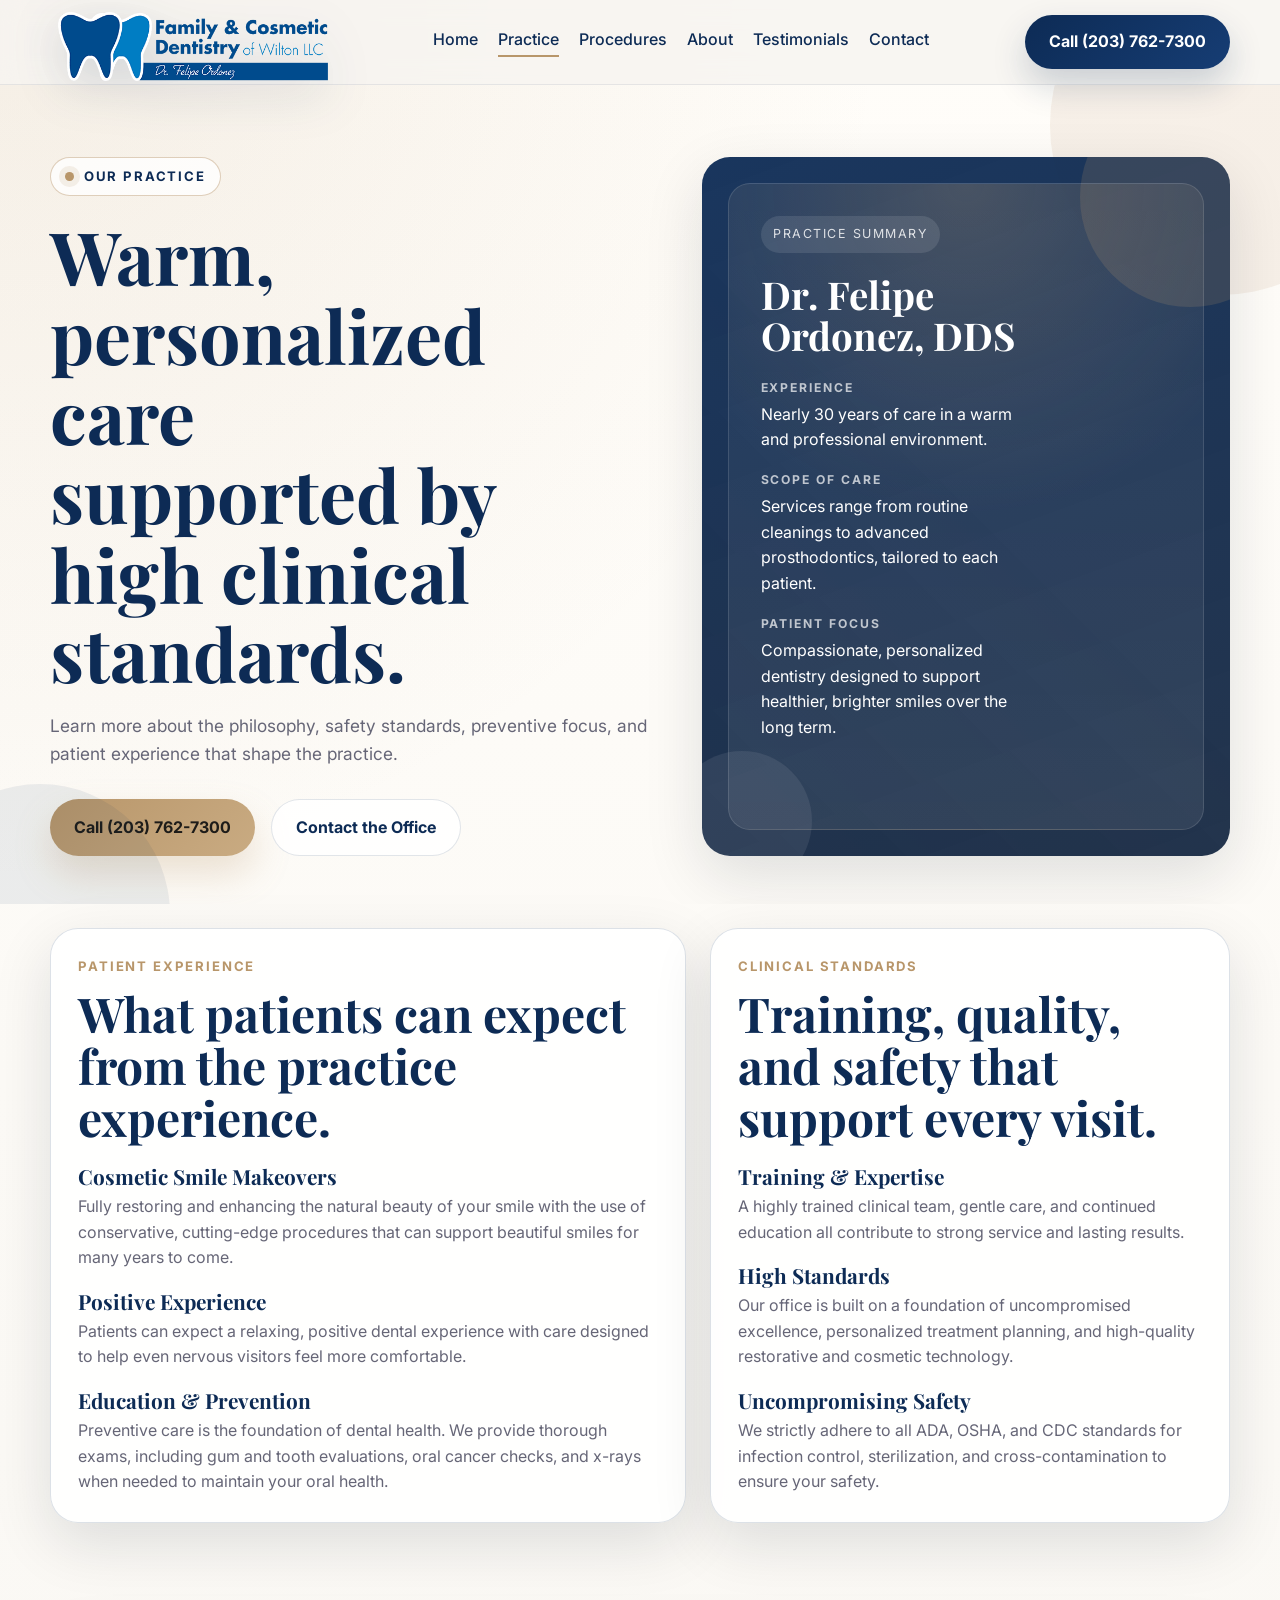
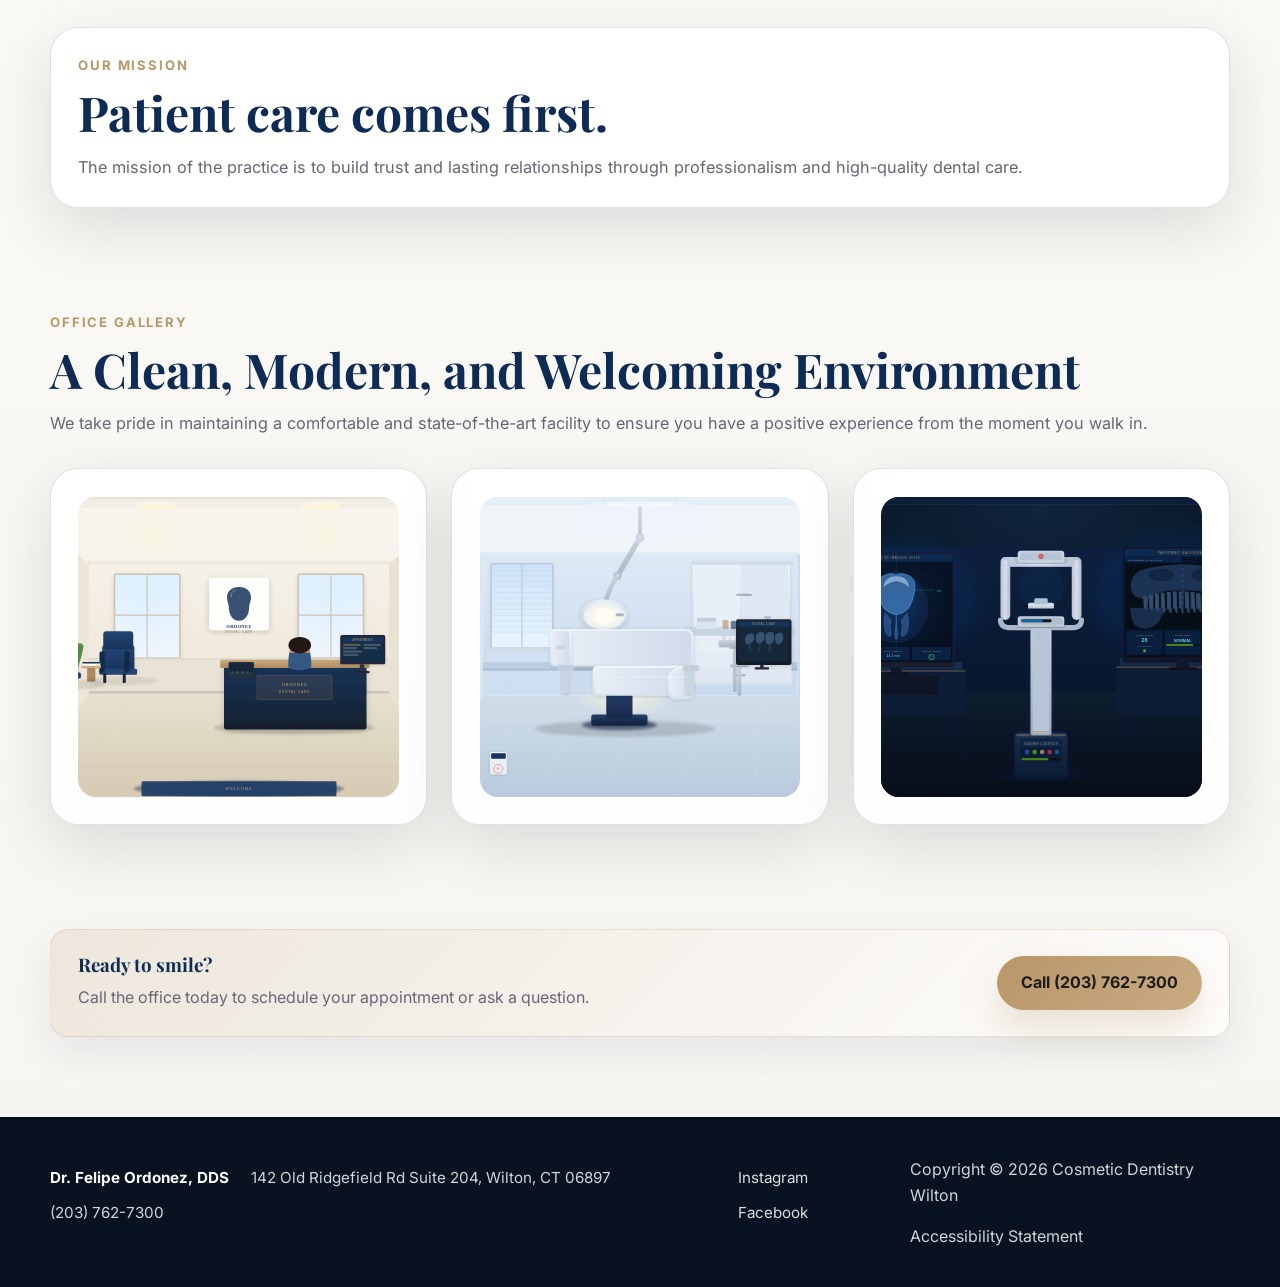
<file: practice.html>
<!DOCTYPE html>
<html lang="en">
<head>
  <meta charset="UTF-8">
  <meta name="viewport" content="width=device-width, initial-scale=1.0">
  <title>Our Practice | Dr. Felipe Ordonez, DDS</title>
  <meta
    name="description"
    content="Learn about the practice philosophy, patient care standards, and clinical approach of Dr. Felipe Ordonez, DDS in Wilton, CT."
  >
  <meta property="og:title" content="Our Practice | Dr. Felipe Ordonez, DDS">
  <meta
    property="og:description"
    content="Explore the practice values, safety standards, and patient-first care philosophy behind Dr. Felipe Ordonez, DDS."
  >
  <meta property="og:type" content="website">
  <meta property="og:url" content="https://cosmeticdentistrywilton.com/practice.html">
  <link rel="canonical" href="https://cosmeticdentistrywilton.com/practice.html">
  <!-- Google tag (gtag.js) -->
  <script async src="https://www.googletagmanager.com/gtag/js?id=G-XXXXXXXXXX"></script>
  <script>
    window.dataLayer = window.dataLayer || [];
    function gtag(){dataLayer.push(arguments);}
    gtag('js', new Date());

    gtag('config', 'G-XXXXXXXXXX');
  </script>
  <link rel="icon" href="assets/logo-mark.svg" type="image/svg+xml">
  <link rel="preconnect" href="https://fonts.googleapis.com">
  <link rel="preconnect" href="https://fonts.gstatic.com" crossorigin>
  <link
    href="https://fonts.googleapis.com/css2?family=Inter:wght@400;500;600;700&family=Playfair+Display:wght@600;700&display=swap"
    rel="stylesheet"
  >
  <style>
    :root {
      --navy: #0d2b55;
      --gold: #b8966a;
      --white: #ffffff;
      --text: #1a1a2e;
      --muted: #666677;
      --line: rgba(13, 43, 85, 0.14);
      --shadow: 0 20px 60px rgba(8, 21, 40, 0.12);
      --radius-lg: 28px;
      --radius-md: 18px;
      --container: 1180px;
    }

    .gallery-grid {
      display: grid;
      grid-template-columns: repeat(auto-fit, minmax(300px, 1fr));
      gap: 1.5rem;
    }

    * {
      box-sizing: border-box;
    }

    html {
      scroll-behavior: smooth;
    }

    body {
      margin: 0;
      font-family: "Inter", system-ui, -apple-system, BlinkMacSystemFont, "Segoe UI", sans-serif;
      color: var(--text);
      background:
        radial-gradient(circle at top left, rgba(184, 150, 106, 0.14), transparent 28%),
        linear-gradient(180deg, #fffdf9 0%, #f7f5f1 100%);
      line-height: 1.6;
    }

    a {
      color: inherit;
      text-decoration: none;
    }

    img {
      max-width: 100%;
      display: block;
    }

    address {
      font-style: normal;
    }

    .container {
      width: min(calc(100% - 2rem), var(--container));
      margin: 0 auto;
    }

    .site-header {
      position: sticky;
      top: 0;
      z-index: 10;
      backdrop-filter: blur(12px);
      background: rgba(247, 245, 241, 0.82);
      border-bottom: 1px solid rgba(13, 43, 85, 0.08);
    }

    .header-inner {
      display: flex;
      align-items: center;
      justify-content: space-between;
      gap: 1rem;
      min-height: 84px;
    }

    .brand {
      display: block;
      min-width: 0;
    }

    .brand-main {
      display: flex;
      align-items: center;
      gap: 0.9rem;
      min-width: 0;
    }

    .brand-icon {
      width: 286px;
      height: 78px;
      flex: none;
      filter: drop-shadow(0 12px 24px rgba(13, 43, 85, 0.16));
    }

    .brand-text {
      display: flex;
      flex-direction: column;
      gap: 0.15rem;
      min-width: 0;
    }

    .brand-copy {
      display: flex;
      align-items: center;
      flex-wrap: wrap;
      gap: 0.55rem;
      min-width: 0;
    }

    .brand-mark {
      font-family: "Playfair Display", serif;
      font-size: 1.45rem;
      font-weight: 700;
      letter-spacing: 0.02em;
      color: var(--navy);
    }

    .brand-credential {
      display: inline-flex;
      align-items: center;
      justify-content: center;
      padding: 0.32rem 0.58rem;
      border-radius: 999px;
      background: rgba(184, 150, 106, 0.14);
      border: 1px solid rgba(184, 150, 106, 0.32);
      color: var(--navy);
      font-size: 0.7rem;
      font-weight: 700;
      letter-spacing: 0.18em;
      text-transform: uppercase;
    }

    .brand-subtitle {
      font-size: 0.76rem;
      letter-spacing: 0.14em;
      text-transform: uppercase;
      color: var(--muted);
    }

    .nav-links {
      display: flex;
      align-items: center;
      gap: 1.25rem;
      font-weight: 500;
      color: var(--navy);
    }

    .nav-links a {
      position: relative;
      padding-bottom: 0.25rem;
    }

    .nav-links a::after {
      content: "";
      position: absolute;
      left: 0;
      bottom: 0;
      width: 100%;
      height: 2px;
      background: var(--gold);
      transform: scaleX(0);
      transform-origin: left;
      transition: transform 180ms ease;
    }

    .nav-links a:hover::after,
    .nav-links a:focus-visible::after,
    .nav-links a[aria-current="page"]::after {
      transform: scaleX(1);
    }

    .call-cta,
    .hero-actions a,
    .map-actions a,
    .contact-banner a {
      display: inline-flex;
      align-items: center;
      justify-content: center;
      min-height: 50px;
      padding: 0.9rem 1.5rem;
      border-radius: 999px;
      font-weight: 700;
      transition: transform 180ms ease, box-shadow 180ms ease;
    }

    .call-cta {
      color: var(--white);
      background: linear-gradient(135deg, var(--navy), #163d74);
      box-shadow: 0 16px 35px rgba(13, 43, 85, 0.2);
    }

    .call-cta:hover,
    .hero-actions a:hover,
    .map-actions a:hover,
    .contact-banner a:hover,
    .qr-link:hover {
      transform: translateY(-1px);
    }

    .page-hero {
      position: relative;
      overflow: hidden;
      padding: 4.5rem 0 3rem;
    }

    .page-hero::before,
    .page-hero::after {
      content: "";
      position: absolute;
      border-radius: 50%;
      pointer-events: none;
    }

    .page-hero::before {
      width: 340px;
      height: 340px;
      top: -130px;
      right: -110px;
      background: rgba(184, 150, 106, 0.12);
    }

    .page-hero::after {
      width: 260px;
      height: 260px;
      bottom: -140px;
      left: -90px;
      background: rgba(13, 43, 85, 0.07);
    }

    .contact-shell {
      display: grid;
      grid-template-columns: minmax(0, 1.08fr) minmax(320px, 0.92fr);
      gap: 2rem;
      align-items: stretch;
    }

    .eyebrow {
      display: inline-flex;
      align-items: center;
      gap: 0.6rem;
      padding: 0.5rem 0.9rem;
      border: 1px solid rgba(184, 150, 106, 0.45);
      border-radius: 999px;
      background: rgba(255, 255, 255, 0.78);
      color: var(--navy);
      font-size: 0.82rem;
      letter-spacing: 0.14em;
      text-transform: uppercase;
      font-weight: 700;
    }

    .eyebrow::before {
      content: "";
      width: 0.55rem;
      height: 0.55rem;
      border-radius: 50%;
      background: var(--gold);
      box-shadow: 0 0 0 6px rgba(184, 150, 106, 0.14);
    }

    h1,
    h2,
    h3 {
      margin: 0;
      color: var(--navy);
      font-family: "Playfair Display", serif;
      line-height: 1.08;
    }

    h1 {
      margin-top: 1.25rem;
      font-size: clamp(2.7rem, 6vw, 4.6rem);
      max-width: 10ch;
    }

    .hero-copy p {
      margin: 1.2rem 0 0;
      max-width: 58ch;
      font-size: 1.08rem;
      color: var(--muted);
    }

    .hero-actions {
      display: flex;
      flex-wrap: wrap;
      gap: 1rem;
      margin-top: 2rem;
    }

    .hero-actions a:first-child,
    .map-actions a,
    .contact-banner a {
      background: linear-gradient(135deg, var(--gold), #c9ab82);
      color: #1e1c19;
      box-shadow: 0 18px 36px rgba(184, 150, 106, 0.26);
    }

    .hero-actions a:last-child {
      border: 1px solid rgba(13, 43, 85, 0.12);
      background: rgba(255, 255, 255, 0.82);
      color: var(--navy);
    }

    .contact-card,
    .map-card,
    .qr-card {
      position: relative;
      border-radius: var(--radius-lg);
      box-shadow: var(--shadow);
      overflow: hidden;
    }

    .contact-card {
      padding: 1.6rem;
      background:
        linear-gradient(160deg, rgba(13, 43, 85, 0.95), rgba(11, 30, 57, 0.9)),
        linear-gradient(45deg, rgba(184, 150, 106, 0.28), transparent 55%);
      min-height: 100%;
    }

    .contact-card::before,
    .contact-card::after {
      content: "";
      position: absolute;
      border-radius: 50%;
    }

    .contact-card::before {
      width: 220px;
      height: 220px;
      top: -70px;
      right: -70px;
      background: rgba(184, 150, 106, 0.18);
    }

    .contact-card::after {
      width: 140px;
      height: 140px;
      bottom: -35px;
      left: -30px;
      background: rgba(255, 255, 255, 0.08);
    }

    .contact-card-inner {
      position: relative;
      z-index: 1;
      height: 100%;
      border-radius: calc(var(--radius-lg) - 6px);
      border: 1px solid rgba(255, 255, 255, 0.12);
      background:
        linear-gradient(180deg, rgba(255, 255, 255, 0.03), rgba(255, 255, 255, 0.08)),
        radial-gradient(circle at top, rgba(184, 150, 106, 0.25), transparent 48%);
      padding: 2rem;
      display: grid;
      gap: 1.3rem;
      align-content: start;
    }

    .card-badge {
      display: inline-flex;
      align-items: center;
      justify-content: center;
      width: fit-content;
      padding: 0.55rem 0.8rem;
      border-radius: 999px;
      background: rgba(255, 255, 255, 0.1);
      color: rgba(255, 255, 255, 0.82);
      font-size: 0.78rem;
      letter-spacing: 0.12em;
      text-transform: uppercase;
    }

    .contact-card h2,
    .contact-card p,
    .contact-card a,
    .contact-card address {
      color: var(--white);
    }

    .contact-card h2 {
      font-size: clamp(1.9rem, 3vw, 2.7rem);
      max-width: 12ch;
    }

    .contact-stack {
      display: grid;
      gap: 1.1rem;
    }

    .contact-item {
      display: grid;
      gap: 0.28rem;
    }

    .contact-label {
      color: rgba(255, 255, 255, 0.7);
      font-size: 0.76rem;
      font-weight: 700;
      letter-spacing: 0.16em;
      text-transform: uppercase;
    }

    .contact-value {
      font-size: 1.1rem;
      font-weight: 600;
      line-height: 1.5;
    }

    .contact-note {
      margin: 0;
      color: rgba(255, 255, 255, 0.8);
      max-width: 28ch;
    }

    .section {
      padding: 1.5rem 0 5rem;
    }

    .contact-grid {
      display: grid;
      grid-template-columns: minmax(0, 1.1fr) minmax(280px, 0.9fr);
      gap: 1.5rem;
      align-items: start;
    }

    .map-card,
    .qr-card {
      padding: 1.7rem;
      background: rgba(255, 255, 255, 0.9);
      border: 1px solid var(--line);
    }

    .section-label {
      margin-bottom: 0.7rem;
      font-size: 0.82rem;
      letter-spacing: 0.14em;
      text-transform: uppercase;
      font-weight: 700;
      color: var(--gold);
    }

    .section-heading,
    .qr-card h2 {
      font-size: clamp(2rem, 4vw, 3rem);
    }

    .section-intro,
    .qr-copy {
      margin: 0.9rem 0 0;
      color: var(--muted);
      font-size: 1.02rem;
    }

    .map-frame {
      margin-top: 1.35rem;
      border-radius: var(--radius-md);
      overflow: hidden;
      border: 1px solid rgba(13, 43, 85, 0.12);
      min-height: 440px;
      background: linear-gradient(180deg, rgba(13, 43, 85, 0.06), rgba(13, 43, 85, 0.02));
    }

    .map-frame iframe {
      width: 100%;
      height: 440px;
      border: 0;
      display: block;
    }

    .map-actions {
      display: flex;
      flex-wrap: wrap;
      gap: 1rem;
      margin-top: 1.25rem;
    }

    .qr-card {
      display: grid;
      justify-items: center;
      text-align: center;
    }

    .qr-card h2 {
      max-width: 8ch;
    }

    .qr-link {
      margin-top: 1.4rem;
      border-radius: 24px;
      overflow: hidden;
      box-shadow: 0 16px 36px rgba(13, 43, 85, 0.12);
      transition: transform 180ms ease;
    }

    .qr-link img {
      width: min(100%, 280px);
      background: var(--white);
    }

    .qr-caption {
      margin: 1rem 0 0;
      color: var(--muted);
      font-size: 0.95rem;
      max-width: 26ch;
    }

    .contact-banner {
      display: flex;
      flex-wrap: wrap;
      align-items: center;
      justify-content: space-between;
      gap: 1.5rem;
      padding: 1.6rem 1.7rem;
      border-radius: var(--radius-md);
      background: linear-gradient(135deg, rgba(184, 150, 106, 0.16), rgba(255, 255, 255, 0.82));
      border: 1px solid rgba(184, 150, 106, 0.24);
      box-shadow: 0 16px 38px rgba(13, 43, 85, 0.08);
    }

    .contact-banner p {
      margin: 0.6rem 0 0;
      color: var(--muted);
    }

    .detail-stack {
      display: grid;
      gap: 1.2rem;
      margin-top: 1.35rem;
    }

    .detail-stack h3 {
      margin-bottom: 0.4rem;
      font-size: 1.3rem;
    }

    .detail-stack p {
      margin: 0;
      color: var(--muted);
    }

    .bullet-list,
    .procedure-list,
    .hours-list {
      display: grid;
      gap: 0.85rem;
      padding: 0;
      margin: 1.2rem 0 0;
      list-style: none;
    }

    .bullet-list li,
    .procedure-list li {
      position: relative;
      padding-left: 1.2rem;
      color: var(--muted);
    }

    .bullet-list li::before,
    .procedure-list li::before {
      content: "";
      position: absolute;
      left: 0;
      top: 0.72rem;
      width: 0.45rem;
      height: 0.45rem;
      border-radius: 50%;
      background: var(--gold);
      box-shadow: 0 0 0 5px rgba(184, 150, 106, 0.12);
    }

    .hours-list li {
      display: flex;
      align-items: baseline;
      justify-content: space-between;
      gap: 1rem;
      padding-bottom: 0.85rem;
      border-bottom: 1px solid var(--line);
    }

    .hours-list li:last-child {
      border-bottom: 0;
      padding-bottom: 0;
    }

    .hours-list strong {
      color: var(--navy);
    }

    .contact-form-card {
      justify-items: stretch;
      text-align: left;
    }

    .contact-form-card h2,
    .contact-form-card .qr-copy,
    .contact-form-card .section-label {
      text-align: left;
    }

    .contact-form {
      display: grid;
      gap: 1rem;
      margin-top: 1.4rem;
    }

    .form-grid {
      display: grid;
      grid-template-columns: repeat(2, minmax(0, 1fr));
      gap: 1rem;
    }

    .field {
      display: grid;
      gap: 0.45rem;
    }

    .field label {
      font-size: 0.82rem;
      font-weight: 700;
      letter-spacing: 0.04em;
      color: var(--navy);
    }

    .field input,
    .field textarea {
      width: 100%;
      padding: 0.85rem 1rem;
      border: 1px solid rgba(13, 43, 85, 0.14);
      border-radius: 14px;
      background: var(--white);
      color: var(--text);
      font: inherit;
    }

    .field textarea {
      min-height: 160px;
      resize: vertical;
    }

    .form-note {
      margin: 0;
      color: var(--muted);
      font-size: 0.94rem;
    }

    .form-submit {
      display: inline-flex;
      align-items: center;
      justify-content: center;
      width: fit-content;
      min-height: 50px;
      padding: 0.9rem 1.5rem;
      border: 0;
      border-radius: 999px;
      background: linear-gradient(135deg, var(--gold), #c9ab82);
      color: #1e1c19;
      font: inherit;
      font-weight: 700;
      cursor: pointer;
      box-shadow: 0 18px 36px rgba(184, 150, 106, 0.26);
    }

    .footer-social {
      display: flex;
      flex-wrap: wrap;
      gap: 0.65rem 1rem;
      font-size: 0.95rem;
    }

    .footer-social a {
      color: var(--white);
      opacity: 0.86;
      transition: opacity 180ms ease;
    }

    .footer-social a:hover,
    .footer-social a:focus-visible {
      opacity: 1;
    }

    .site-footer {
      padding: 1.5rem 0 2.3rem;
      background: #081220;
      color: rgba(255, 255, 255, 0.82);
    }

    .footer-inner {
      display: flex;
      align-items: center;
      justify-content: space-between;
      gap: 1.5rem;
    }

    .footer-meta {
      display: flex;
      flex-wrap: wrap;
      gap: 0.65rem 1.4rem;
      font-size: 0.95rem;
    }

    .footer-meta strong {
      color: var(--white);
    }

    .reveal {
      opacity: 0;
      transform: translateY(24px) scale(0.985);
      transition: opacity 600ms ease, transform 600ms ease;
    }

    .reveal.is-visible {
      opacity: 1;
      transform: translateY(0) scale(1);
    }

    .skip-link {
      position: absolute;
      left: 1rem;
      top: -3rem;
      padding: 0.7rem 1rem;
      background: var(--navy);
      color: var(--white);
      border-radius: 0 0 10px 10px;
      z-index: 20;
    }

    .skip-link:focus {
      top: 0;
    }

    a:focus-visible,
    button:focus-visible {
      outline: 3px solid rgba(184, 150, 106, 0.85);
      outline-offset: 3px;
    }

    @media (max-width: 880px) {
      .contact-shell,
      .contact-grid {
        grid-template-columns: 1fr;
      }
    }

    @media (max-width: 768px) {
      .header-inner,
      .footer-inner,
      .contact-banner {
        align-items: flex-start;
      }

      .header-inner {
        flex-wrap: wrap;
        padding: 0.9rem 0;
      }

      .brand-main {
        align-items: flex-start;
      }

      .brand-icon {
        width: 70px;
        height: 70px;
      }

      .brand-mark {
        font-size: 1.25rem;
      }

      .nav-links {
        width: 100%;
        justify-content: space-between;
        gap: 0.8rem;
        font-size: 0.95rem;
        overflow-x: auto;
        padding-bottom: 0.2rem;
      }

      .call-cta {
        width: 100%;
      }

      .page-hero {
        padding-top: 2.2rem;
      }

      .contact-card-inner {
        padding: 1.5rem;
      }

      .map-frame,
      .map-frame iframe {
        min-height: 360px;
        height: 360px;
      }

      .form-grid {
        grid-template-columns: 1fr;
      }

      .footer-inner {
        flex-direction: column;
      }
    }
  </style>
  <link rel="stylesheet" href="assets/mobile-friendly.css">
  <script type="application/ld+json">
    {
      "@context": "https://schema.org",
      "@type": "Dentist",
      "name": "Dr. Felipe Ordonez, DDS",
      "url": "https://cosmeticdentistrywilton.com/practice.html",
      "telephone": "+1-203-762-7300",
      "address": {
        "@type": "PostalAddress",
        "streetAddress": "142 Old Ridgefield Rd Suite 204",
        "addressLocality": "Wilton",
        "addressRegion": "CT",
        "postalCode": "06897",
        "addressCountry": "US"
      },
      "areaServed": "Wilton, CT",
      "medicalSpecialty": [
        "Cosmetic Dentistry",
        "Dental Implants",
        "Prosthodontics",
        "General Dentistry"
      ]
    }
  </script>
</head>
<body>
  <a class="skip-link" href="#main">Skip to main content</a>
  <header class="site-header">
    <div class="container header-inner">
      <a class="brand" href="index.html#home" aria-label="Go to home page">
        <span class="brand-main">
          <img class="brand-icon" src="assets/wilton-logo.png" alt="Family & Cosmetic Dentistrly logo">
          <!--<span class="brand-text">
            <span class="brand-copy">
              <span class="brand-mark">Dr. Felipe Ordonez</span>
              <span class="brand-credential">DDS</span>
            </span>
            <span class="brand-subtitle">Cosmetic Dentistry | Wilton, CT</span>
          </span> -->
        </span>
      </a>
      <button class="nav-toggle" type="button" aria-expanded="false" aria-controls="site-navigation" aria-label="Toggle navigation">
        <span>Menu</span>
        <span class="nav-toggle-bars" aria-hidden="true">
          <span></span>
          <span></span>
          <span></span>
        </span>
      </button>
      <nav class="nav-links" id="site-navigation" aria-label="Primary">
        <a href="index.html#home">Home</a>
        <a href="practice.html" aria-current="page">Practice</a>
        <a href="procedures.html">Procedures</a>
        <a href="about.html">About</a>
        <a href="testimonials.html">Testimonials</a>
        <a href="contact.html">Contact</a>
      </nav>
      <a class="call-cta" href="tel:+12037627300">Call (203) 762-7300</a>
    </div>
  </header>

  <main id="main">
    <section class="page-hero">
      <div class="container contact-shell">
        <div class="hero-copy reveal">
          <div class="eyebrow">Our Practice</div>
          <h1>Warm, personalized care supported by high clinical standards.</h1>
          <p>
            Learn more about the philosophy, safety standards, preventive focus, and
            patient experience that shape the practice.
          </p>
          <div class="hero-actions">
            <a href="tel:+12037627300">Call (203) 762-7300</a>
            <a href="contact.html">Contact the Office</a>
          </div>
        </div>

        <div class="contact-card reveal">
          <div class="contact-card-inner">
            <span class="card-badge">Practice Summary</span>
            <h2>Dr. Felipe Ordonez, DDS</h2>

            <div class="contact-stack">
              <div class="contact-item">
                <span class="contact-label">Experience</span>
                <p class="contact-note">
                  Nearly 30 years of care in a warm and professional environment.
                </p>
              </div>

              <div class="contact-item">
                <span class="contact-label">Scope of Care</span>
                <p class="contact-note">
                  Services range from routine cleanings to advanced prosthodontics,
                  tailored to each patient.
                </p>
              </div>

              <div class="contact-item">
                <span class="contact-label">Patient Focus</span>
                <p class="contact-note">
                  Compassionate, personalized dentistry designed to support healthier,
                  brighter smiles over the long term.
                </p>
              </div>
            </div>
          </div>
        </div>
      </div>
    </section>

    <section class="section">
      <div class="container contact-grid">
        <article class="map-card reveal">
          <div class="section-label">Patient Experience</div>
          <h2 class="section-heading">What patients can expect from the practice experience.</h2>
          <div class="detail-stack">
            <div>
              <h3>Cosmetic Smile Makeovers</h3>
              <p>
                Fully restoring and enhancing the natural beauty of your smile with the
                use of conservative, cutting-edge procedures that can support beautiful
                smiles for many years to come.
              </p>
            </div>
            <div>
              <h3>Positive Experience</h3>
              <p>
                Patients can expect a relaxing, positive dental experience with care
                designed to help even nervous visitors feel more comfortable.
              </p>
            </div>
            <div>
              <h3>Education &amp; Prevention</h3>
              <p>
                Preventive care is the foundation of dental health. We provide thorough exams, including gum and tooth evaluations, oral cancer checks, and x-rays when needed to maintain your oral health.
              </p>
            </div>
          </div>
        </article>

        <article class="map-card reveal">
          <div class="section-label">Clinical Standards</div>
          <h2 class="section-heading">Training, quality, and safety that support every visit.</h2>
          <div class="detail-stack">
            <div>
              <h3>Training &amp; Expertise</h3>
              <p>
                A highly trained clinical team, gentle care, and continued education
                all contribute to strong service and lasting results.
              </p>
            </div>
            <div>
              <h3>High Standards</h3>
              <p>
                Our office is built on a foundation of uncompromised excellence, personalized treatment planning, and high-quality restorative and cosmetic technology.
              </p>
            </div>
            <div>
              <h3>Uncompromising Safety</h3>
              <p>
                We strictly adhere to all ADA, OSHA, and CDC standards for infection control, sterilization, and cross-contamination to ensure your safety.
              </p>
            </div>
          </div>
        </article>
      </div>
    </section>

    <section class="section">
      <div class="container">
        <article class="map-card reveal">
          <div class="section-label">Our Mission</div>
          <h2 class="section-heading">Patient care comes first.</h2>
          <p class="section-intro">
            The mission of the practice is to build trust and lasting relationships
            through professionalism and high-quality dental care.
          </p>
        </article>
      </div>
    </section>

    <section class="section">
      <div class="container">
        <div class="reveal">
          <div class="section-label">Office Gallery</div>
          <h2 class="section-heading">A Clean, Modern, and Welcoming Environment</h2>
          <p class="section-intro">We take pride in maintaining a comfortable and state-of-the-art facility to ensure you have a positive experience from the moment you walk in.</p>
        </div>
        <div class="gallery-grid reveal" style="margin-top: 2rem;">
          <div class="map-card">
            <img src="assets/reception-area.svg" alt="Reception area of the dental office" style="width: 100%; height: 300px; object-fit: cover; border-radius: 18px;">
          </div>
          <div class="map-card">
            <img src="assets/treatment-room.svg" alt="Clean and modern dental treatment room" style="width: 100%; height: 300px; object-fit: cover; border-radius: 18px;">
          </div>
          <div class="map-card">
            <img src="assets/dental-technology.svg" alt="State-of-the-art dental technology" style="width: 100%; height: 300px; object-fit: cover; border-radius: 18px;">
          </div>
        </div>
      </div>
    </section>

    <section class="section">
      <div class="container">
        <div class="contact-banner reveal">
          <div>
            <h3>Ready to smile?</h3>
            <p>Call the office today to schedule your appointment or ask a question.</p>
          </div>
          <a href="tel:+12037627300">Call (203) 762-7300</a>
        </div>
      </div>
    </section>
  </main>

  <footer class="site-footer">
    <div class="container footer-inner">
      <div class="footer-meta">
        <span><strong>Dr. Felipe Ordonez, DDS</strong></span>
        <span>
          <a
            href="https://www.google.com/maps/search/?api=1&amp;query=142%20Old%20Ridgefield%20Rd%20Suite%20204%2C%20Wilton%2C%20CT%2006897"
            target="_blank"
            rel="noreferrer"
          >
            142 Old Ridgefield Rd Suite 204, Wilton, CT 06897
          </a>
        </span>
        <span><a href="tel:+12037627300">(203) 762-7300</a></span>
      </div>
      <div class="footer-social">
        <a href="https://www.instagram.com/cosmeticdentistrywilton/" target="_blank" rel="noreferrer">Instagram</a>
        <a href="https://www.facebook.com/FelipeOrdonezDDS/" target="_blank" rel="noreferrer">Facebook</a>
      </div>
      <div>
        <p>Copyright &copy; <span id="copyright-year">2026</span> Cosmetic Dentistry Wilton</p>
        <a href="accessibility.html">Accessibility Statement</a>
      </div>
    </div>
  </footer>

  <script src="assets/site-shell.js" defer></script>
  <script>
    const observer = new IntersectionObserver(
      (entries) => {
        for (const entry of entries) {
          if (entry.isIntersecting) {
            entry.target.classList.add("is-visible");
            observer.unobserve(entry.target);
          }
        }
      },
      {
        threshold: 0.18
      }
    );

    document.querySelectorAll(".reveal").forEach((element) => {
      observer.observe(element);
    });

    document.getElementById("copyright-year").textContent = new Date().getFullYear();
  </script>
</body>
</html>
</file>
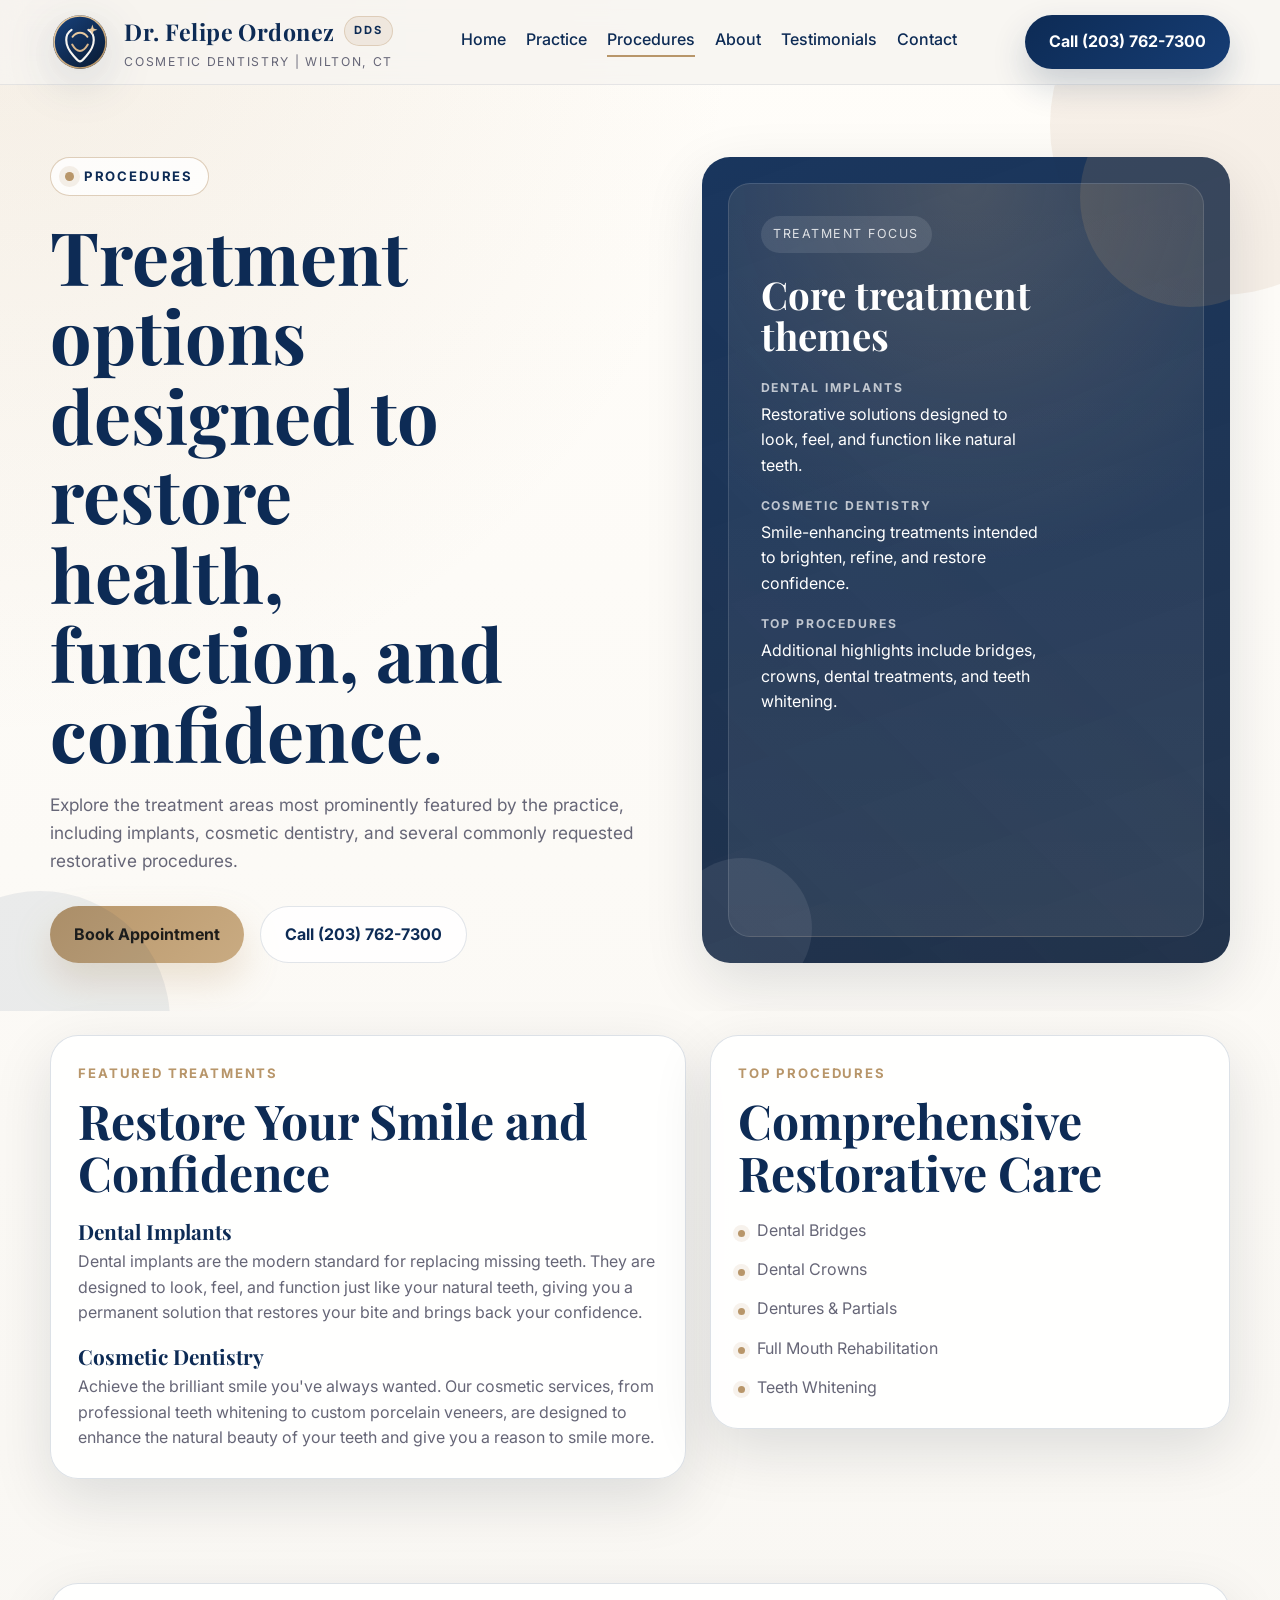
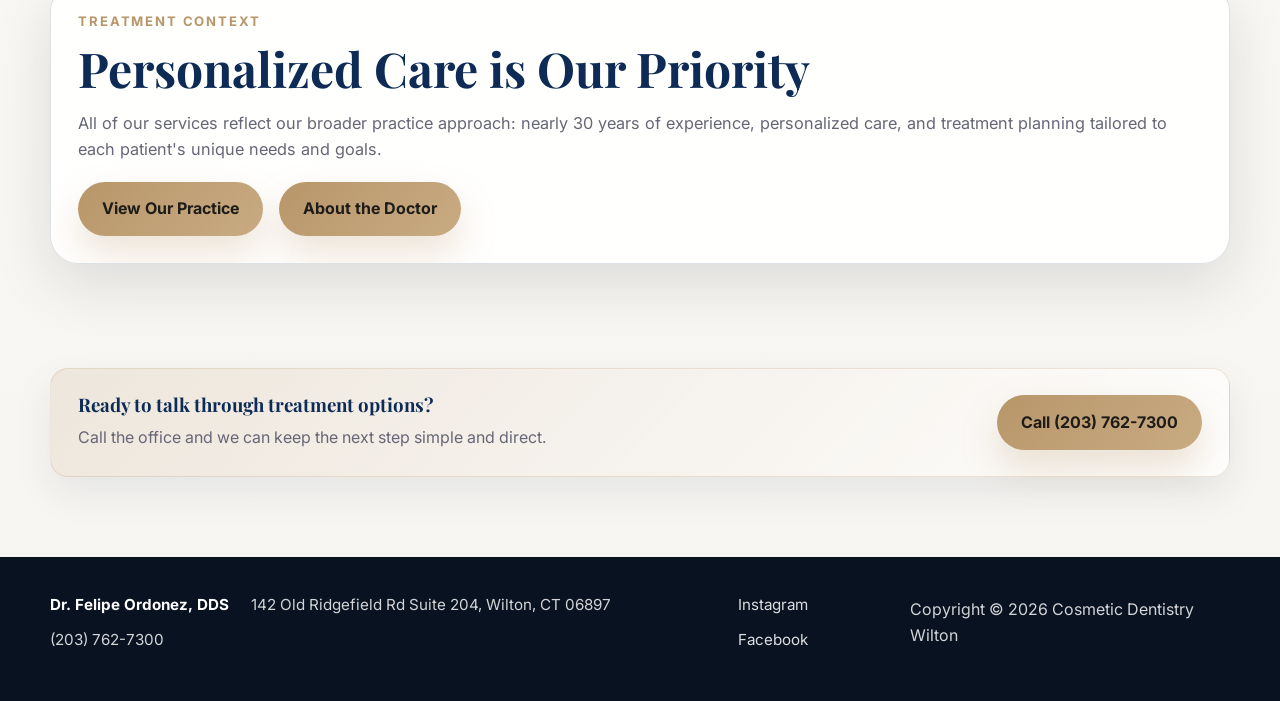
<file: procedures.html>
<!DOCTYPE html>
<html lang="en">
<head>
  <meta charset="UTF-8">
  <meta name="viewport" content="width=device-width, initial-scale=1.0">
  <title>Procedures | Dr. Felipe Ordonez, DDS</title>
  <meta
    name="description"
    content="Explore restorative and cosmetic dentistry services including dental implants, cosmetic dentistry, and other smile-focused treatments."
  >
  <meta property="og:title" content="Procedures | Dr. Felipe Ordonez, DDS">
  <meta
    property="og:description"
    content="Discover treatment highlights including dental implants, cosmetic dentistry, bridges, crowns, and teeth whitening."
  >
  <meta property="og:type" content="website">
  <meta property="og:url" content="https://cosmeticdentistrywilton.com/procedures.html">
  <!-- Google tag (gtag.js) -->
  <script async src="https://www.googletagmanager.com/gtag/js?id=G-XXXXXXXXXX"></script>
  <script>
    window.dataLayer = window.dataLayer || [];
    function gtag(){dataLayer.push(arguments);}
    gtag('js', new Date());

    gtag('config', 'G-XXXXXXXXXX');
  </script>
  <link rel="icon" href="assets/logo-mark.svg" type="image/svg+xml">
  <link rel="preconnect" href="https://fonts.googleapis.com">
  <link rel="preconnect" href="https://fonts.gstatic.com" crossorigin>
  <link
    href="https://fonts.googleapis.com/css2?family=Inter:wght@400;500;600;700&family=Playfair+Display:wght@600;700&display=swap"
    rel="stylesheet"
  >
  <style>
    :root {
      --navy: #0d2b55;
      --gold: #b8966a;
      --white: #ffffff;
      --text: #1a1a2e;
      --muted: #666677;
      --line: rgba(13, 43, 85, 0.14);
      --shadow: 0 20px 60px rgba(8, 21, 40, 0.12);
      --radius-lg: 28px;
      --radius-md: 18px;
      --container: 1180px;
    }

    * {
      box-sizing: border-box;
    }

    html {
      scroll-behavior: smooth;
    }

    body {
      margin: 0;
      font-family: "Inter", system-ui, -apple-system, BlinkMacSystemFont, "Segoe UI", sans-serif;
      color: var(--text);
      background:
        radial-gradient(circle at top left, rgba(184, 150, 106, 0.14), transparent 28%),
        linear-gradient(180deg, #fffdf9 0%, #f7f5f1 100%);
      line-height: 1.6;
    }

    a {
      color: inherit;
      text-decoration: none;
    }

    img {
      max-width: 100%;
      display: block;
    }

    address {
      font-style: normal;
    }

    .container {
      width: min(calc(100% - 2rem), var(--container));
      margin: 0 auto;
    }

    .site-header {
      position: sticky;
      top: 0;
      z-index: 10;
      backdrop-filter: blur(12px);
      background: rgba(247, 245, 241, 0.82);
      border-bottom: 1px solid rgba(13, 43, 85, 0.08);
    }

    .header-inner {
      display: flex;
      align-items: center;
      justify-content: space-between;
      gap: 1rem;
      min-height: 84px;
    }

    .brand {
      display: block;
      min-width: 0;
    }

    .brand-main {
      display: flex;
      align-items: center;
      gap: 0.9rem;
      min-width: 0;
    }

    .brand-icon {
      width: 60px;
      height: 60px;
      flex: none;
      filter: drop-shadow(0 12px 24px rgba(13, 43, 85, 0.16));
    }

    .brand-text {
      display: flex;
      flex-direction: column;
      gap: 0.15rem;
      min-width: 0;
    }

    .brand-copy {
      display: flex;
      align-items: center;
      flex-wrap: wrap;
      gap: 0.55rem;
      min-width: 0;
    }

    .brand-mark {
      font-family: "Playfair Display", serif;
      font-size: 1.45rem;
      font-weight: 700;
      letter-spacing: 0.02em;
      color: var(--navy);
    }

    .brand-credential {
      display: inline-flex;
      align-items: center;
      justify-content: center;
      padding: 0.32rem 0.58rem;
      border-radius: 999px;
      background: rgba(184, 150, 106, 0.14);
      border: 1px solid rgba(184, 150, 106, 0.32);
      color: var(--navy);
      font-size: 0.7rem;
      font-weight: 700;
      letter-spacing: 0.18em;
      text-transform: uppercase;
    }

    .brand-subtitle {
      font-size: 0.76rem;
      letter-spacing: 0.14em;
      text-transform: uppercase;
      color: var(--muted);
    }

    .nav-links {
      display: flex;
      align-items: center;
      gap: 1.25rem;
      font-weight: 500;
      color: var(--navy);
    }

    .nav-links a {
      position: relative;
      padding-bottom: 0.25rem;
    }

    .nav-links a::after {
      content: "";
      position: absolute;
      left: 0;
      bottom: 0;
      width: 100%;
      height: 2px;
      background: var(--gold);
      transform: scaleX(0);
      transform-origin: left;
      transition: transform 180ms ease;
    }

    .nav-links a:hover::after,
    .nav-links a:focus-visible::after,
    .nav-links a[aria-current="page"]::after {
      transform: scaleX(1);
    }

    .call-cta,
    .hero-actions a,
    .map-actions a,
    .contact-banner a {
      display: inline-flex;
      align-items: center;
      justify-content: center;
      min-height: 50px;
      padding: 0.9rem 1.5rem;
      border-radius: 999px;
      font-weight: 700;
      transition: transform 180ms ease, box-shadow 180ms ease;
    }

    .call-cta {
      color: var(--white);
      background: linear-gradient(135deg, var(--navy), #163d74);
      box-shadow: 0 16px 35px rgba(13, 43, 85, 0.2);
    }

    .call-cta:hover,
    .hero-actions a:hover,
    .map-actions a:hover,
    .contact-banner a:hover,
    .qr-link:hover {
      transform: translateY(-1px);
    }

    .page-hero {
      position: relative;
      overflow: hidden;
      padding: 4.5rem 0 3rem;
    }

    .page-hero::before,
    .page-hero::after {
      content: "";
      position: absolute;
      border-radius: 50%;
      pointer-events: none;
    }

    .page-hero::before {
      width: 340px;
      height: 340px;
      top: -130px;
      right: -110px;
      background: rgba(184, 150, 106, 0.12);
    }

    .page-hero::after {
      width: 260px;
      height: 260px;
      bottom: -140px;
      left: -90px;
      background: rgba(13, 43, 85, 0.07);
    }

    .contact-shell {
      display: grid;
      grid-template-columns: minmax(0, 1.08fr) minmax(320px, 0.92fr);
      gap: 2rem;
      align-items: stretch;
    }

    .eyebrow {
      display: inline-flex;
      align-items: center;
      gap: 0.6rem;
      padding: 0.5rem 0.9rem;
      border: 1px solid rgba(184, 150, 106, 0.45);
      border-radius: 999px;
      background: rgba(255, 255, 255, 0.78);
      color: var(--navy);
      font-size: 0.82rem;
      letter-spacing: 0.14em;
      text-transform: uppercase;
      font-weight: 700;
    }

    .eyebrow::before {
      content: "";
      width: 0.55rem;
      height: 0.55rem;
      border-radius: 50%;
      background: var(--gold);
      box-shadow: 0 0 0 6px rgba(184, 150, 106, 0.14);
    }

    h1,
    h2,
    h3 {
      margin: 0;
      color: var(--navy);
      font-family: "Playfair Display", serif;
      line-height: 1.08;
    }

    h1 {
      margin-top: 1.25rem;
      font-size: clamp(2.7rem, 6vw, 4.6rem);
      max-width: 10ch;
    }

    .hero-copy p {
      margin: 1.2rem 0 0;
      max-width: 58ch;
      font-size: 1.08rem;
      color: var(--muted);
    }

    .hero-actions {
      display: flex;
      flex-wrap: wrap;
      gap: 1rem;
      margin-top: 2rem;
    }

    .hero-actions a:first-child,
    .map-actions a,
    .contact-banner a {
      background: linear-gradient(135deg, var(--gold), #c9ab82);
      color: #1e1c19;
      box-shadow: 0 18px 36px rgba(184, 150, 106, 0.26);
    }

    .hero-actions a:last-child {
      border: 1px solid rgba(13, 43, 85, 0.12);
      background: rgba(255, 255, 255, 0.82);
      color: var(--navy);
    }

    .contact-card,
    .map-card,
    .qr-card {
      position: relative;
      border-radius: var(--radius-lg);
      box-shadow: var(--shadow);
      overflow: hidden;
    }

    .contact-card {
      padding: 1.6rem;
      background:
        linear-gradient(160deg, rgba(13, 43, 85, 0.95), rgba(11, 30, 57, 0.9)),
        linear-gradient(45deg, rgba(184, 150, 106, 0.28), transparent 55%);
      min-height: 100%;
    }

    .contact-card::before,
    .contact-card::after {
      content: "";
      position: absolute;
      border-radius: 50%;
    }

    .contact-card::before {
      width: 220px;
      height: 220px;
      top: -70px;
      right: -70px;
      background: rgba(184, 150, 106, 0.18);
    }

    .contact-card::after {
      width: 140px;
      height: 140px;
      bottom: -35px;
      left: -30px;
      background: rgba(255, 255, 255, 0.08);
    }

    .contact-card-inner {
      position: relative;
      z-index: 1;
      height: 100%;
      border-radius: calc(var(--radius-lg) - 6px);
      border: 1px solid rgba(255, 255, 255, 0.12);
      background:
        linear-gradient(180deg, rgba(255, 255, 255, 0.03), rgba(255, 255, 255, 0.08)),
        radial-gradient(circle at top, rgba(184, 150, 106, 0.25), transparent 48%);
      padding: 2rem;
      display: grid;
      gap: 1.3rem;
      align-content: start;
    }

    .card-badge {
      display: inline-flex;
      align-items: center;
      justify-content: center;
      width: fit-content;
      padding: 0.55rem 0.8rem;
      border-radius: 999px;
      background: rgba(255, 255, 255, 0.1);
      color: rgba(255, 255, 255, 0.82);
      font-size: 0.78rem;
      letter-spacing: 0.12em;
      text-transform: uppercase;
    }

    .contact-card h2,
    .contact-card p,
    .contact-card a,
    .contact-card address {
      color: var(--white);
    }

    .contact-card h2 {
      font-size: clamp(1.9rem, 3vw, 2.7rem);
      max-width: 12ch;
    }

    .contact-stack {
      display: grid;
      gap: 1.1rem;
    }

    .contact-item {
      display: grid;
      gap: 0.28rem;
    }

    .contact-label {
      color: rgba(255, 255, 255, 0.7);
      font-size: 0.76rem;
      font-weight: 700;
      letter-spacing: 0.16em;
      text-transform: uppercase;
    }

    .contact-value {
      font-size: 1.1rem;
      font-weight: 600;
      line-height: 1.5;
    }

    .contact-note {
      margin: 0;
      color: rgba(255, 255, 255, 0.8);
      max-width: 28ch;
    }

    .section {
      padding: 1.5rem 0 5rem;
    }

    .contact-grid {
      display: grid;
      grid-template-columns: minmax(0, 1.1fr) minmax(280px, 0.9fr);
      gap: 1.5rem;
      align-items: start;
    }

    .map-card,
    .qr-card {
      padding: 1.7rem;
      background: rgba(255, 255, 255, 0.9);
      border: 1px solid var(--line);
    }

    .section-label {
      margin-bottom: 0.7rem;
      font-size: 0.82rem;
      letter-spacing: 0.14em;
      text-transform: uppercase;
      font-weight: 700;
      color: var(--gold);
    }

    .section-heading,
    .qr-card h2 {
      font-size: clamp(2rem, 4vw, 3rem);
    }

    .section-intro,
    .qr-copy {
      margin: 0.9rem 0 0;
      color: var(--muted);
      font-size: 1.02rem;
    }

    .map-frame {
      margin-top: 1.35rem;
      border-radius: var(--radius-md);
      overflow: hidden;
      border: 1px solid rgba(13, 43, 85, 0.12);
      min-height: 440px;
      background: linear-gradient(180deg, rgba(13, 43, 85, 0.06), rgba(13, 43, 85, 0.02));
    }

    .map-frame iframe {
      width: 100%;
      height: 440px;
      border: 0;
      display: block;
    }

    .map-actions {
      display: flex;
      flex-wrap: wrap;
      gap: 1rem;
      margin-top: 1.25rem;
    }

    .qr-card {
      display: grid;
      justify-items: center;
      text-align: center;
    }

    .qr-card h2 {
      max-width: 8ch;
    }

    .qr-link {
      margin-top: 1.4rem;
      border-radius: 24px;
      overflow: hidden;
      box-shadow: 0 16px 36px rgba(13, 43, 85, 0.12);
      transition: transform 180ms ease;
    }

    .qr-link img {
      width: min(100%, 280px);
      background: var(--white);
    }

    .qr-caption {
      margin: 1rem 0 0;
      color: var(--muted);
      font-size: 0.95rem;
      max-width: 26ch;
    }

    .contact-banner {
      display: flex;
      flex-wrap: wrap;
      align-items: center;
      justify-content: space-between;
      gap: 1.5rem;
      padding: 1.6rem 1.7rem;
      border-radius: var(--radius-md);
      background: linear-gradient(135deg, rgba(184, 150, 106, 0.16), rgba(255, 255, 255, 0.82));
      border: 1px solid rgba(184, 150, 106, 0.24);
      box-shadow: 0 16px 38px rgba(13, 43, 85, 0.08);
    }

    .contact-banner p {
      margin: 0.6rem 0 0;
      color: var(--muted);
    }

    .detail-stack {
      display: grid;
      gap: 1.2rem;
      margin-top: 1.35rem;
    }

    .detail-stack h3 {
      margin-bottom: 0.4rem;
      font-size: 1.3rem;
    }

    .detail-stack p {
      margin: 0;
      color: var(--muted);
    }

    .bullet-list,
    .procedure-list,
    .hours-list {
      display: grid;
      gap: 0.85rem;
      padding: 0;
      margin: 1.2rem 0 0;
      list-style: none;
    }

    .bullet-list li,
    .procedure-list li {
      position: relative;
      padding-left: 1.2rem;
      color: var(--muted);
    }

    .bullet-list li::before,
    .procedure-list li::before {
      content: "";
      position: absolute;
      left: 0;
      top: 0.72rem;
      width: 0.45rem;
      height: 0.45rem;
      border-radius: 50%;
      background: var(--gold);
      box-shadow: 0 0 0 5px rgba(184, 150, 106, 0.12);
    }

    .hours-list li {
      display: flex;
      align-items: baseline;
      justify-content: space-between;
      gap: 1rem;
      padding-bottom: 0.85rem;
      border-bottom: 1px solid var(--line);
    }

    .hours-list li:last-child {
      border-bottom: 0;
      padding-bottom: 0;
    }

    .hours-list strong {
      color: var(--navy);
    }

    .contact-form-card {
      justify-items: stretch;
      text-align: left;
    }

    .contact-form-card h2,
    .contact-form-card .qr-copy,
    .contact-form-card .section-label {
      text-align: left;
    }

    .contact-form {
      display: grid;
      gap: 1rem;
      margin-top: 1.4rem;
    }

    .form-grid {
      display: grid;
      grid-template-columns: repeat(2, minmax(0, 1fr));
      gap: 1rem;
    }

    .field {
      display: grid;
      gap: 0.45rem;
    }

    .field label {
      font-size: 0.82rem;
      font-weight: 700;
      letter-spacing: 0.04em;
      color: var(--navy);
    }

    .field input,
    .field textarea {
      width: 100%;
      padding: 0.85rem 1rem;
      border: 1px solid rgba(13, 43, 85, 0.14);
      border-radius: 14px;
      background: var(--white);
      color: var(--text);
      font: inherit;
    }

    .field textarea {
      min-height: 160px;
      resize: vertical;
    }

    .form-note {
      margin: 0;
      color: var(--muted);
      font-size: 0.94rem;
    }

    .form-submit {
      display: inline-flex;
      align-items: center;
      justify-content: center;
      width: fit-content;
      min-height: 50px;
      padding: 0.9rem 1.5rem;
      border: 0;
      border-radius: 999px;
      background: linear-gradient(135deg, var(--gold), #c9ab82);
      color: #1e1c19;
      font: inherit;
      font-weight: 700;
      cursor: pointer;
      box-shadow: 0 18px 36px rgba(184, 150, 106, 0.26);
    }

    .footer-social {
      display: flex;
      flex-wrap: wrap;
      gap: 0.65rem 1rem;
      font-size: 0.95rem;
    }

    .footer-social a {
      color: var(--white);
      opacity: 0.86;
      transition: opacity 180ms ease;
    }

    .footer-social a:hover,
    .footer-social a:focus-visible {
      opacity: 1;
    }

    .site-footer {
      padding: 1.5rem 0 2.3rem;
      background: #081220;
      color: rgba(255, 255, 255, 0.82);
    }

    .footer-inner {
      display: flex;
      align-items: center;
      justify-content: space-between;
      gap: 1.5rem;
    }

    .footer-meta {
      display: flex;
      flex-wrap: wrap;
      gap: 0.65rem 1.4rem;
      font-size: 0.95rem;
    }

    .footer-meta strong {
      color: var(--white);
    }

    .reveal {
      opacity: 0;
      transform: translateY(24px) scale(0.985);
      transition: opacity 600ms ease, transform 600ms ease;
    }

    .reveal.is-visible {
      opacity: 1;
      transform: translateY(0) scale(1);
    }

    .skip-link {
      position: absolute;
      left: 1rem;
      top: -3rem;
      padding: 0.7rem 1rem;
      background: var(--navy);
      color: var(--white);
      border-radius: 0 0 10px 10px;
      z-index: 20;
    }

    .skip-link:focus {
      top: 0;
    }

    a:focus-visible,
    button:focus-visible {
      outline: 3px solid rgba(184, 150, 106, 0.85);
      outline-offset: 3px;
    }

    @media (max-width: 880px) {
      .contact-shell,
      .contact-grid {
        grid-template-columns: 1fr;
      }
    }

    @media (max-width: 768px) {
      .header-inner,
      .footer-inner,
      .contact-banner {
        align-items: flex-start;
      }

      .header-inner {
        flex-wrap: wrap;
        padding: 0.9rem 0;
      }

      .brand-main {
        align-items: flex-start;
      }

      .brand-icon {
        width: 54px;
        height: 54px;
      }

      .brand-mark {
        font-size: 1.25rem;
      }

      .nav-links {
        width: 100%;
        justify-content: space-between;
        gap: 0.8rem;
        font-size: 0.95rem;
        overflow-x: auto;
        padding-bottom: 0.2rem;
      }

      .call-cta {
        width: 100%;
      }

      .page-hero {
        padding-top: 2.2rem;
      }

      .contact-card-inner {
        padding: 1.5rem;
      }

      .map-frame,
      .map-frame iframe {
        min-height: 360px;
        height: 360px;
      }

      .form-grid {
        grid-template-columns: 1fr;
      }

      .footer-inner {
        flex-direction: column;
      }
    }
  </style>
  <script type="application/ld+json">
    {
      "@context": "https://schema.org",
      "@type": "Dentist",
      "name": "Dr. Felipe Ordonez, DDS",
      "url": "https://cosmeticdentistrywilton.com/procedures.html",
      "telephone": "+1-203-762-7300",
      "address": {
        "@type": "PostalAddress",
        "streetAddress": "142 Old Ridgefield Rd Suite 204",
        "addressLocality": "Wilton",
        "addressRegion": "CT",
        "postalCode": "06897",
        "addressCountry": "US"
      },
      "areaServed": "Wilton, CT",
      "medicalSpecialty": [
        "Cosmetic Dentistry",
        "Dental Implants",
        "Prosthodontics",
        "General Dentistry"
      ]
    }
  </script>
</head>
<body>
  <a class="skip-link" href="#main">Skip to main content</a>
  <header class="site-header">
    <div class="container header-inner">
      <a class="brand" href="index.html#home" aria-label="Go to home page">
        <span class="brand-main">
          <img class="brand-icon" src="assets/logo-mark.svg" alt="Dr. Felipe Ordonez, DDS Logo">
          <span class="brand-text">
            <span class="brand-copy">
              <span class="brand-mark">Dr. Felipe Ordonez</span>
              <span class="brand-credential">DDS</span>
            </span>
            <span class="brand-subtitle">Cosmetic Dentistry | Wilton, CT</span>
          </span>
        </span>
      </a>
      <nav class="nav-links" aria-label="Primary">
        <a href="index.html#home">Home</a>
        <a href="practice.html">Practice</a>
        <a href="procedures.html" aria-current="page">Procedures</a>
        <a href="about.html">About</a>
        <a href="index.html#testimonials">Testimonials</a>
        <a href="contact.html">Contact</a>
      </nav>
      <a class="call-cta" href="tel:+12037627300">Call (203) 762-7300</a>
    </div>
  </header>

  <main id="main">
    <section class="page-hero">
      <div class="container contact-shell">
        <div class="hero-copy reveal">
          <div class="eyebrow">Procedures</div>
          <h1>Treatment options designed to restore health, function, and confidence.</h1>
          <p>
            Explore the treatment areas most prominently featured by the practice,
            including implants, cosmetic dentistry, and several commonly requested
            restorative procedures.
          </p>
          <div class="hero-actions">
            <a href="contact.html">Book Appointment</a>
            <a href="tel:+12037627300">Call (203) 762-7300</a>
          </div>
        </div>

        <div class="contact-card reveal">
          <div class="contact-card-inner">
            <span class="card-badge">Treatment Focus</span>
            <h2>Core treatment themes</h2>

            <div class="contact-stack">
              <div class="contact-item">
                <span class="contact-label">Dental Implants</span>
                <p class="contact-note">
                  Restorative solutions designed to look, feel, and function like
                  natural teeth.
                </p>
              </div>

              <div class="contact-item">
                <span class="contact-label">Cosmetic Dentistry</span>
                <p class="contact-note">
                  Smile-enhancing treatments intended to brighten, refine, and restore
                  confidence.
                </p>
              </div>

              <div class="contact-item">
                <span class="contact-label">Top Procedures</span>
                <p class="contact-note">
                  Additional highlights include bridges, crowns, dental treatments,
                  and teeth whitening.
                </p>
              </div>
            </div>
          </div>
        </div>
      </div>
    </section>

    <section class="section">
      <div class="container contact-grid">
        <article class="map-card reveal">
          <div class="section-label">Featured Treatments</div>
          <h2 class="section-heading">Restore Your Smile and Confidence</h2>
          <div class="detail-stack">
            <div>
              <h3>Dental Implants</h3>
              <p>Dental implants are the modern standard for replacing missing teeth. They are designed to look, feel, and function just like your natural teeth, giving you a permanent solution that restores your bite and brings back your confidence.</p>
            </div>
            <div>
              <h3>Cosmetic Dentistry</h3>
              <p>Achieve the brilliant smile you've always wanted. Our cosmetic services, from professional teeth whitening to custom porcelain veneers, are designed to enhance the natural beauty of your teeth and give you a reason to smile more.</p>
            </div>
          </div>
        </article>

        <article class="map-card reveal">
          <div class="section-label">Top Procedures</div>
          <h2 class="section-heading">Comprehensive Restorative Care</h2>
          <ul class="procedure-list">
            <li>Dental Bridges</li>
            <li>Dental Crowns</li>
            <li>Dentures & Partials</li>
            <li>Full Mouth Rehabilitation</li>
            <li>Teeth Whitening</li>
          </ul>
        </article>
      </div>
    </section>

    <section class="section">
      <div class="container">
        <article class="map-card reveal">
          <div class="section-label">Treatment Context</div>
          <h2 class="section-heading">Personalized Care is Our Priority</h2>
          <p class="section-intro">
            All of our services reflect our broader practice approach: nearly 30 years of experience, personalized care, and treatment planning tailored to each patient's unique needs and goals.
          </p>
          <div class="map-actions">
            <a href="practice.html">View Our Practice</a>
            <a href="about.html">About the Doctor</a>
          </div>
        </article>
      </div>
    </section>

    <section class="section">
      <div class="container">
        <div class="contact-banner reveal">
          <div>
            <h3>Ready to talk through treatment options?</h3>
            <p>Call the office and we can keep the next step simple and direct.</p>
          </div>
          <a href="tel:+12037627300">Call (203) 762-7300</a>
        </div>
      </div>
    </section>
  </main>

  <footer class="site-footer">
    <div class="container footer-inner">
      <div class="footer-meta">
        <span><strong>Dr. Felipe Ordonez, DDS</strong></span>
        <span>
          <a
            href="https://www.google.com/maps/search/?api=1&amp;query=142%20Old%20Ridgefield%20Rd%20Suite%20204%2C%20Wilton%2C%20CT%2006897"
            target="_blank"
            rel="noreferrer"
          >
            142 Old Ridgefield Rd Suite 204, Wilton, CT 06897
          </a>
        </span>
        <span><a href="tel:+12037627300">(203) 762-7300</a></span>
      </div>
      <div class="footer-social">
        <a href="https://www.instagram.com/cosmeticdentistrywilton/" target="_blank" rel="noreferrer">Instagram</a>
        <a href="https://www.facebook.com/FelipeOrdonezDDS/" target="_blank" rel="noreferrer">Facebook</a>
      </div>
      <p>Copyright &copy; <span id="copyright-year">2026</span> Cosmetic Dentistry Wilton</p>
    </div>
  </footer>

  <script>
    const observer = new IntersectionObserver(
      (entries) => {
        for (const entry of entries) {
          if (entry.isIntersecting) {
            entry.target.classList.add("is-visible");
            observer.unobserve(entry.target);
          }
        }
      },
      {
        threshold: 0.18
      }
    );

    document.querySelectorAll(".reveal").forEach((element) => {
      observer.observe(element);
    });

    document.getElementById("copyright-year").textContent = new Date().getFullYear();
  </script>
</body>
</html>
</file>
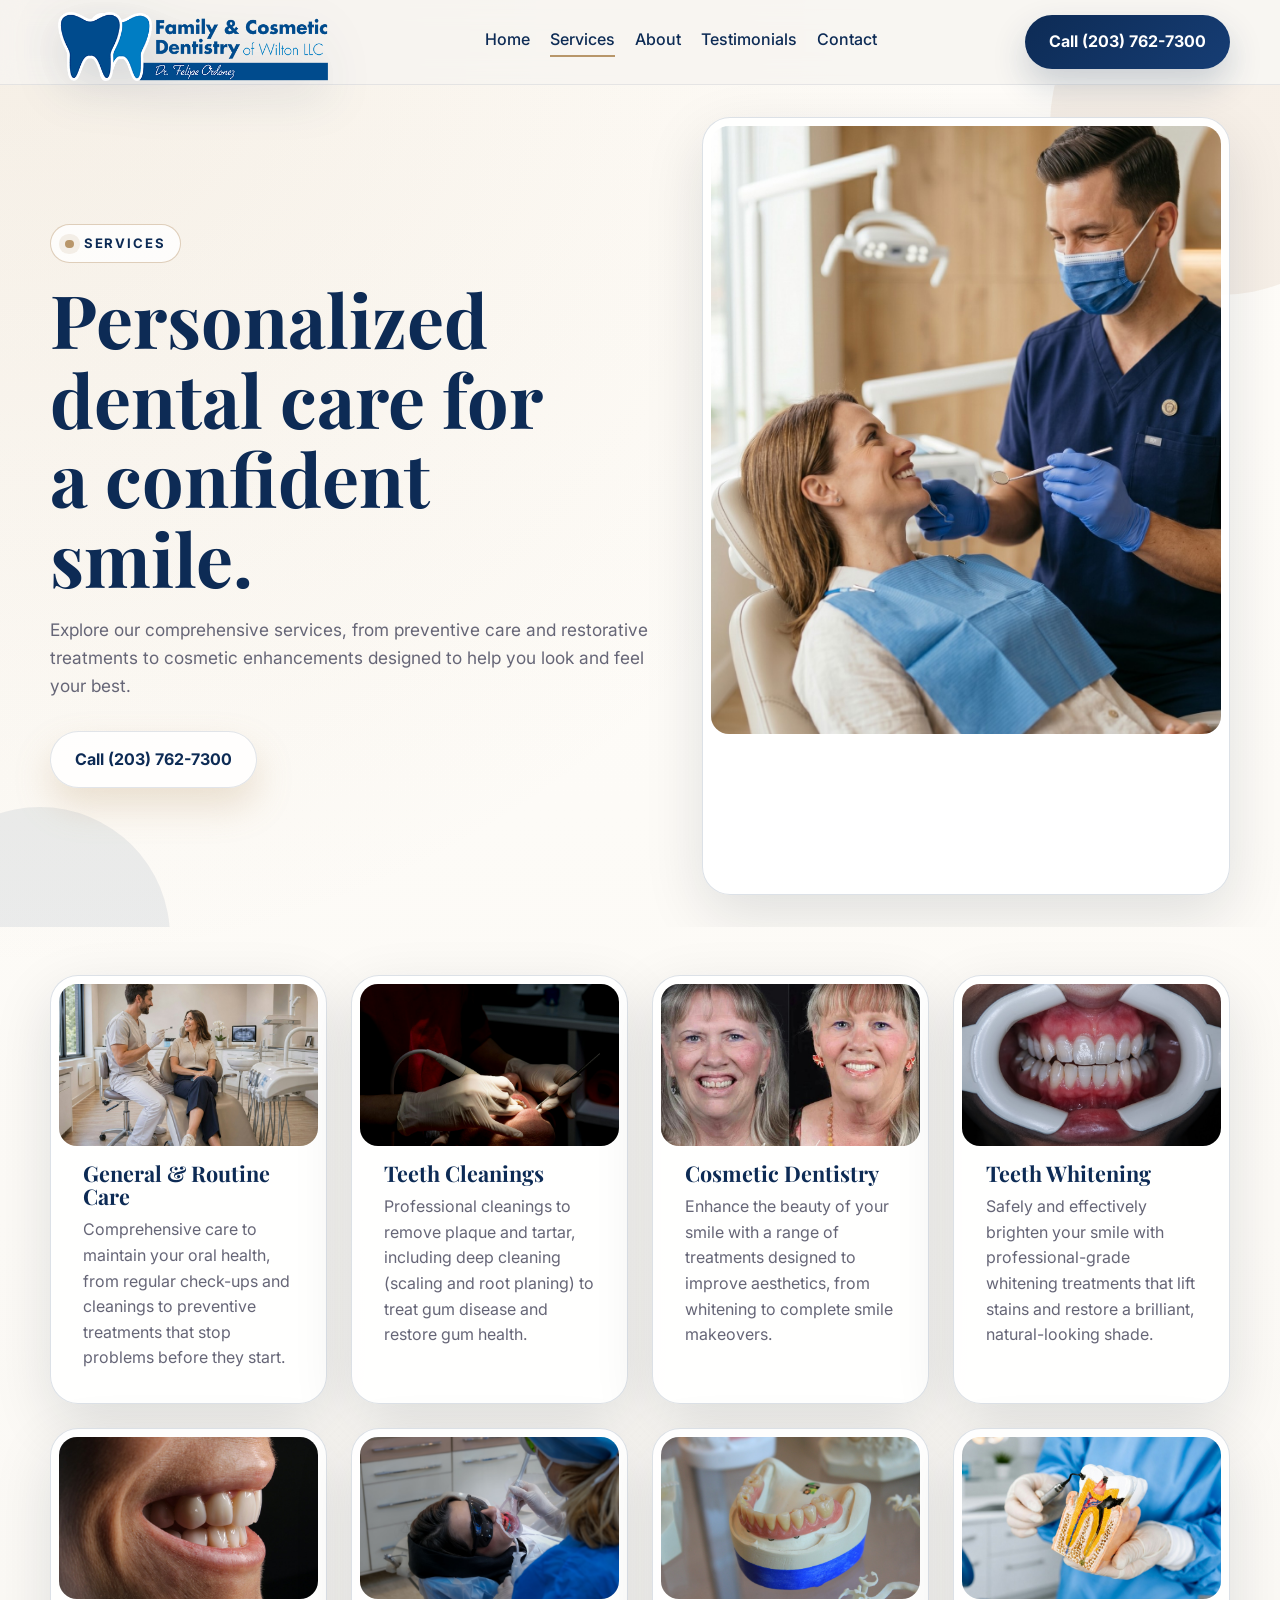
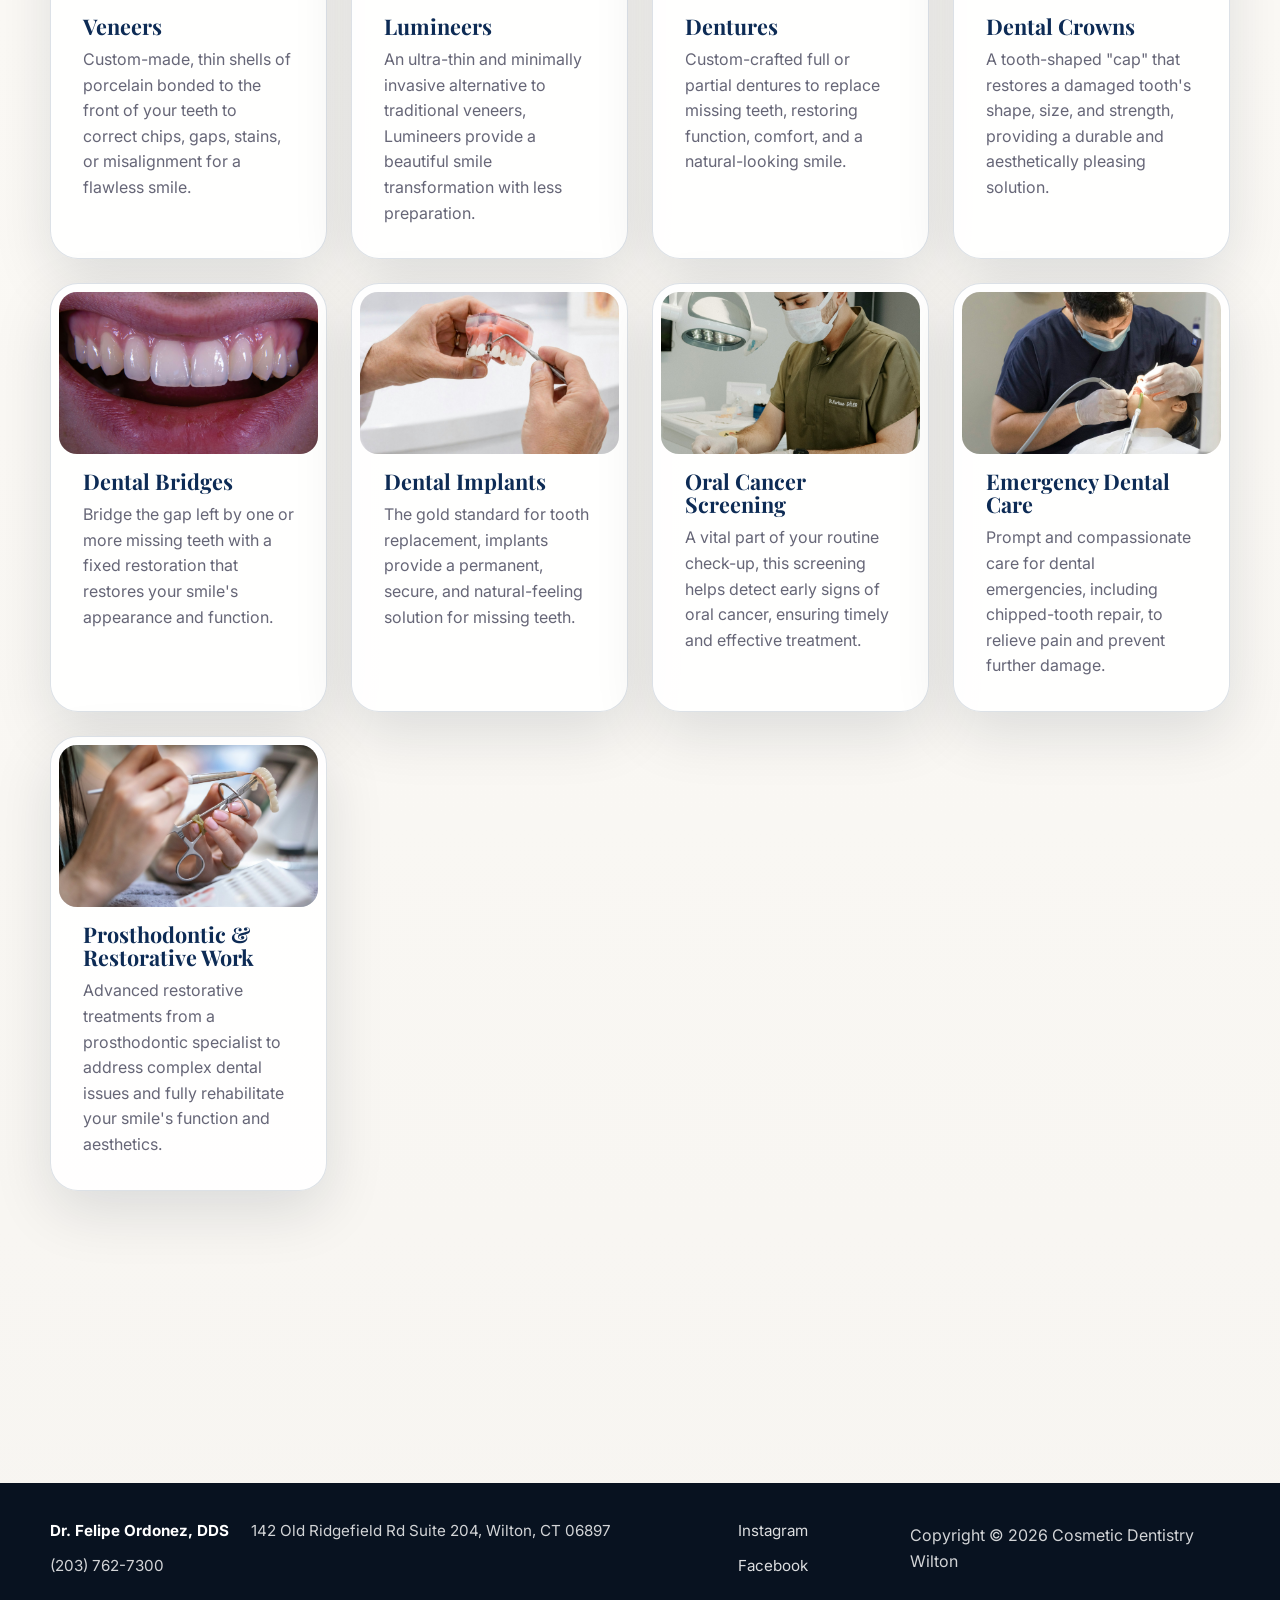
<file: services.html>
<!DOCTYPE html>
<html lang="en">
<head>
  <meta charset="UTF-8">
  <meta name="viewport" content="width=device-width, initial-scale=1.0">
  <title>Services | Dr. Felipe Ordonez, DDS</title>
  <meta
    name="description"
    content="Explore personalized cosmetic and restorative dental services in Wilton, CT, including implants, crowns, bridges, whitening, and preventive care."
  >
  <meta property="og:title" content="Services | Dr. Felipe Ordonez, DDS">
  <meta
    property="og:description"
    content="See the patient experience, restorative options, and top cosmetic dentistry services offered by Dr. Felipe Ordonez, DDS."
  >
  <meta property="og:type" content="website">
  <meta property="og:url" content="https://cosmeticdentistrywilton.com/services.html">
  <link rel="canonical" href="https://cosmeticdentistrywilton.com/services.html">
  <!-- Google tag (gtag.js) -->
  <script async src="https://www.googletagmanager.com/gtag/js?id=G-XXXXXXXXXX"></script>
  <script>
    window.dataLayer = window.dataLayer || [];
    function gtag(){dataLayer.push(arguments);}
    gtag('js', new Date());

    gtag('config', 'G-XXXXXXXXXX');
  </script>
  <link rel="icon" href="assets/logo-mark.svg" type="image/svg+xml">
  <link rel="preconnect" href="https://fonts.googleapis.com">
  <link rel="preconnect" href="https://fonts.gstatic.com" crossorigin>
  <link
    href="https://fonts.googleapis.com/css2?family=Inter:wght@400;500;600;700&family=Playfair+Display:wght@600;700&display=swap"
    rel="stylesheet"
  >
  <style>
    :root {
      --navy: #0d2b55;
      --gold: #b8966a;
      --white: #ffffff;
      --text: #1a1a2e;
      --muted: #666677;
      --line: rgba(13, 43, 85, 0.14);
      --shadow: 0 20px 60px rgba(8, 21, 40, 0.12);
      --radius-lg: 28px;
      --radius-md: 18px;
      --container: 1180px;
    }

    * {
      box-sizing: border-box;
    }

    html {
      scroll-behavior: smooth;
    }

    body {
      margin: 0;
      font-family: "Inter", system-ui, -apple-system, BlinkMacSystemFont, "Segoe UI", sans-serif;
      color: var(--text);
      background:
        radial-gradient(circle at top left, rgba(184, 150, 106, 0.14), transparent 28%),
        linear-gradient(180deg, #fffdf9 0%, #f7f5f1 100%);
      line-height: 1.6;
    }

    a {
      color: inherit;
      text-decoration: none;
    }

    img {
      max-width: 100%;
      display: block;
    }

    .container {
      width: min(calc(100% - 2rem), var(--container));
      margin: 0 auto;
    }

    .site-header {
      position: sticky;
      top: 0;
      z-index: 10;
      backdrop-filter: blur(12px);
      background: rgba(247, 245, 241, 0.82);
      border-bottom: 1px solid rgba(13, 43, 85, 0.08);
    }

    .header-inner {
      display: flex;
      align-items: center;
      justify-content: space-between;
      gap: 1rem;
      min-height: 84px;
    }

    .brand {
      display: block;
      min-width: 0;
    }

    .brand-main {
      display: flex;
      align-items: center;
      gap: 0.9rem;
      min-width: 0;
    }

    .brand-icon {
      width: 286px;
      height: 78px;
      flex: none;
      filter: drop-shadow(0 12px 24px rgba(13, 43, 85, 0.16));
    }

    .nav-links {
      display: flex;
      align-items: center;
      gap: 1.25rem;
      font-weight: 500;
      color: var(--navy);
    }

    .nav-links a {
      position: relative;
      padding-bottom: 0.25rem;
    }

    .nav-links a::after {
      content: "";
      position: absolute;
      left: 0;
      bottom: 0;
      width: 100%;
      height: 2px;
      background: var(--gold);
      transform: scaleX(0);
      transform-origin: left;
      transition: transform 180ms ease;
    }

    .nav-links a:hover::after,
    .nav-links a:focus-visible::after,
    .nav-links a[aria-current="page"]::after {
      transform: scaleX(1);
    }

    .call-cta,
    .hero-actions a,
    .map-actions a,
    .contact-banner a {
      display: inline-flex;
      align-items: center;
      justify-content: center;
      min-height: 50px;
      padding: 0.9rem 1.5rem;
      border-radius: 999px;
      font-weight: 700;
      transition: transform 180ms ease, box-shadow 180ms ease;
    }

    .call-cta {
      color: var(--white);
      background: linear-gradient(135deg, var(--navy), #163d74);
      box-shadow: 0 16px 35px rgba(13, 43, 85, 0.2);
    }

    .call-cta:hover,
    .hero-actions a:hover,
    .map-actions a:hover,
    .contact-banner a:hover {
      transform: translateY(-1px);
    }

    .page-hero {
      position: relative;
      overflow: hidden;
      padding: 2rem 0;
    }

    .page-hero::before,
    .page-hero::after {
      content: "";
      position: absolute;
      border-radius: 50%;
      pointer-events: none;
    }

    .page-hero::before {
      width: 340px;
      height: 340px;
      top: -130px;
      right: -110px;
      background: rgba(184, 150, 106, 0.12);
    }

    .page-hero::after {
      width: 260px;
      height: 260px;
      bottom: -140px;
      left: -90px;
      background: rgba(13, 43, 85, 0.07);
    }

    .contact-shell {
      display: grid;
      grid-template-columns: minmax(0, 1.08fr) minmax(320px, 0.92fr);
      gap: 2rem;
      align-items: center;
    }

    .eyebrow {
      display: inline-flex;
      align-items: center;
      gap: 0.6rem;
      padding: 0.5rem 0.9rem;
      border: 1px solid rgba(184, 150, 106, 0.45);
      border-radius: 999px;
      background: rgba(255, 255, 255, 0.78);
      color: var(--navy);
      font-size: 0.82rem;
      letter-spacing: 0.14em;
      text-transform: uppercase;
      font-weight: 700;
    }

    .eyebrow::before {
      content: "";
      width: 0.55rem;
      height: 0.55rem;
      border-radius: 50%;
      background: var(--gold);
      box-shadow: 0 0 0 6px rgba(184, 150, 106, 0.14);
    }

    h1,
    h2,
    h3 {
      margin: 0;
      color: var(--navy);
      font-family: "Playfair Display", serif;
      line-height: 1.08;
    }

    h1 {
      margin-top: 1rem;
      font-size: clamp(2.7rem, 6vw, 4.6rem);
      max-width: 11ch;
    }

    .hero-copy p {
      margin: 1.2rem 0 0;
      max-width: 58ch;
      font-size: 1.08rem;
      color: var(--muted);
    }

    .hero-actions {
      display: flex;
      flex-wrap: wrap;
      gap: 1rem;
      margin-top: 2rem;
    }

    .hero-actions a:first-child,
    .map-actions a,
    .contact-banner a {
      background: linear-gradient(135deg, var(--gold), #c9ab82);
      color: #1e1c19;
      box-shadow: 0 18px 36px rgba(184, 150, 106, 0.26);
    }

    .hero-actions a:last-child {
      border: 1px solid rgba(13, 43, 85, 0.12);
      background: rgba(255, 255, 255, 0.82);
      color: var(--navy);
    }

    .contact-card,
    .map-card {
      position: relative;
      border-radius: var(--radius-lg);
      box-shadow: var(--shadow);
      overflow: hidden;
    }

    .contact-card {
      padding: 1.6rem;
      background:
        linear-gradient(160deg, rgba(13, 43, 85, 0.95), rgba(11, 30, 57, 0.9)),
        linear-gradient(45deg, rgba(184, 150, 106, 0.28), transparent 55%);
      min-height: 100%;
    }

    .contact-card::before,
    .contact-card::after {
      content: "";
      position: absolute;
      border-radius: 50%;
    }

    .contact-card::before {
      width: 220px;
      height: 220px;
      top: -70px;
      right: -70px;
      background: rgba(184, 150, 106, 0.18);
    }

    .contact-card::after {
      width: 140px;
      height: 140px;
      bottom: -35px;
      left: -30px;
      background: rgba(255, 255, 255, 0.08);
    }

    .contact-card-inner {
      position: relative;
      z-index: 1;
      height: 100%;
      border-radius: calc(var(--radius-lg) - 6px);
      border: 1px solid rgba(255, 255, 255, 0.12);
      background:
        linear-gradient(180deg, rgba(255, 255, 255, 0.03), rgba(255, 255, 255, 0.08)),
        radial-gradient(circle at top, rgba(184, 150, 106, 0.25), transparent 48%);
      padding: 2rem;
      display: grid;
      gap: 1.3rem;
      align-content: start;
    }

    .card-badge {
      display: inline-flex;
      align-items: center;
      justify-content: center;
      width: fit-content;
      padding: 0.55rem 0.8rem;
      border-radius: 999px;
      background: rgba(255, 255, 255, 0.1);
      color: rgba(255, 255, 255, 0.82);
      font-size: 0.78rem;
      letter-spacing: 0.12em;
      text-transform: uppercase;
    }

    .contact-card h2,
    .contact-card p {
      color: var(--white);
    }

    .contact-card h2 {
      font-size: clamp(1.9rem, 3vw, 2.7rem);
      max-width: 12ch;
    }

    .contact-stack {
      display: grid;
      gap: 1.1rem;
    }

    .contact-item {
      display: grid;
      gap: 0.28rem;
    }

    .contact-label {
      color: rgba(255, 255, 255, 0.7);
      font-size: 0.76rem;
      font-weight: 700;
      letter-spacing: 0.16em;
      text-transform: uppercase;
    }

    .contact-note {
      margin: 0;
      color: rgba(255, 255, 255, 0.8);
      max-width: 28ch;
    }

    .section {
      padding: 1.5rem 0 5rem;
    }

    .contact-grid {
      display: grid;
      grid-template-columns: minmax(0, 1.1fr) minmax(280px, 0.9fr);
      gap: 1.5rem;
      align-items: start;
    }

    .procedures-grid,
    .gallery-grid {
      display: grid;
      grid-template-columns: repeat(auto-fit, minmax(240px, 1fr));
      gap: 1.5rem;
    }

    .map-card {
      padding: 1.7rem;
      background: rgba(255, 255, 255, 0.9);
      border: 1px solid var(--line);
    }

    .section-label {
      margin-bottom: 0.7rem;
      font-size: 0.82rem;
      letter-spacing: 0.14em;
      text-transform: uppercase;
      font-weight: 700;
      color: var(--gold);
    }

    .section-heading {
      font-size: clamp(2rem, 4vw, 3rem);
    }

    .section-intro {
      margin: 0.9rem 0 0;
      color: var(--muted);
      font-size: 1.02rem;
    }

    .map-actions {
      display: flex;
      flex-wrap: wrap;
      gap: 1rem;
      margin-top: 1.25rem;
    }

    .detail-stack {
      display: grid;
      gap: 1.2rem;
      margin-top: 1.35rem;
    }

    .detail-stack h3 {
      margin-bottom: 0.4rem;
      font-size: 1.3rem;
    }

    .detail-stack p,
    .procedure-card p {
      margin: 0;
      color: var(--muted);
    }

    .procedure-card-image {
      aspect-ratio: 16 / 10;
      object-fit: cover;
      border-radius: var(--radius-md);
      margin-bottom: 1rem;
      background: var(--line);
    }

    .procedure-card-content {
      padding: 1.5rem;
    }

    .procedure-card h3 {
      font-size: 1.35rem;
    }

    .procedure-card h3 {
      font-size: 1.35rem;
      margin-bottom: 0.55rem;
    }

    .gallery-grid .map-card {
      padding: 0.5rem;
    }

    .gallery-grid img {
      width: 100%;
      height: 300px;
      object-fit: cover;
      border-radius: 18px;
    }

    .contact-banner {
      display: flex;
      flex-wrap: wrap;
      align-items: center;
      justify-content: space-between;
      gap: 1.5rem;
      padding: 1.6rem 1.7rem;
      border-radius: var(--radius-md);
      background: linear-gradient(135deg, rgba(184, 150, 106, 0.16), rgba(255, 255, 255, 0.82));
      border: 1px solid rgba(184, 150, 106, 0.24);
      box-shadow: 0 16px 38px rgba(13, 43, 85, 0.08);
    }

    .contact-banner p {
      margin: 0.6rem 0 0;
      color: var(--muted);
    }

    .site-footer {
      padding: 1.5rem 0 2.3rem;
      background: #081220;
      color: rgba(255, 255, 255, 0.82);
    }

    .footer-inner {
      display: flex;
      align-items: center;
      justify-content: space-between;
      gap: 1.5rem;
    }

    .footer-meta {
      display: flex;
      flex-wrap: wrap;
      gap: 0.65rem 1.4rem;
      font-size: 0.95rem;
    }

    .footer-meta strong {
      color: var(--white);
    }

    .footer-social {
      display: flex;
      flex-wrap: wrap;
      gap: 0.65rem 1rem;
      font-size: 0.95rem;
    }

    .footer-social a {
      color: var(--white);
      opacity: 0.86;
      transition: opacity 180ms ease;
    }

    .footer-social a:hover,
    .footer-social a:focus-visible {
      opacity: 1;
    }

    .reveal {
      opacity: 0;
      transform: translateY(24px) scale(0.985);
      transition: opacity 600ms ease, transform 600ms ease;
    }

    .reveal.is-visible {
      opacity: 1;
      transform: translateY(0) scale(1);
    }

    .skip-link {
      position: absolute;
      left: 1rem;
      top: -3rem;
      padding: 0.7rem 1rem;
      background: var(--navy);
      color: var(--white);
      border-radius: 0 0 10px 10px;
      z-index: 20;
    }

    .skip-link:focus {
      top: 0;
    }

    a:focus-visible,
    button:focus-visible {
      outline: 3px solid rgba(184, 150, 106, 0.85);
      outline-offset: 3px;
    }

    @media (max-width: 880px) {
      .contact-shell,
      .contact-grid {
        grid-template-columns: 1fr;
      }
    }

    @media (max-width: 768px) {
      .header-inner,
      .footer-inner,
      .contact-banner {
        align-items: flex-start;
      }

      .header-inner {
        flex-wrap: wrap;
        padding: 0.9rem 0;
      }

      .brand-main {
        align-items: flex-start;
      }

      .brand-icon {
        width: 70px;
        height: 70px;
      }

      .nav-links {
        width: 100%;
        justify-content: space-between;
        gap: 0.8rem;
        font-size: 0.95rem;
        overflow-x: auto;
        padding-bottom: 0.2rem;
      }

      .call-cta {
        width: 100%;
      }

      .page-hero {
        padding-top: 2.2rem;
      }

      .contact-card-inner {
        padding: 1.5rem;
      }

      .footer-inner {
        flex-direction: column;
      }
    }
  </style>
  <link rel="stylesheet" href="assets/mobile-friendly.css">
  <script type="application/ld+json">
    {
      "@context": "https://schema.org",
      "@type": "Dentist",
      "name": "Dr. Felipe Ordonez, DDS",
      "url": "https://cosmeticdentistrywilton.com/services.html",
      "telephone": "+1-203-762-7300",
      "address": {
        "@type": "PostalAddress",
        "streetAddress": "142 Old Ridgefield Rd Suite 204",
        "addressLocality": "Wilton",
        "addressRegion": "CT",
        "postalCode": "06897",
        "addressCountry": "US"
      },
      "areaServed": "Wilton, CT",
      "medicalSpecialty": [
        "Cosmetic Dentistry",
        "Dental Implants",
        "Prosthodontics",
        "General Dentistry"
      ]
    }
  </script>
</head>
<body>
  <a class="skip-link" href="#main">Skip to main content</a>
  <header class="site-header">
    <div class="container header-inner">
      <a class="brand" href="index.html#home" aria-label="Go to home page">
        <span class="brand-main">
          <img class="brand-icon" src="assets/wilton-logo.png" alt="Family & Cosmetic Dentistry logo">
        </span>
      </a>
      <button class="nav-toggle" type="button" aria-expanded="false" aria-controls="site-navigation" aria-label="Toggle navigation">
        <span>Menu</span>
        <span class="nav-toggle-bars" aria-hidden="true">
          <span></span>
          <span></span>
          <span></span>
        </span>
      </button>
      <nav class="nav-links" id="site-navigation" aria-label="Primary">
        <a href="index.html#home">Home</a>
        <a href="services.html" aria-current="page">Services</a>
        <a href="about.html">About</a>
        <a href="testimonials.html">Testimonials</a>
        <a href="contact.html">Contact</a>
      </nav>
      <a class="call-cta" href="tel:+12037627300">Call (203) 762-7300</a>
    </div>
  </header>

  <main id="main">
    <section class="page-hero">
      <div class="container contact-shell">
        <div class="hero-copy reveal">
          <div class="eyebrow">Services</div>
          <h1>Personalized dental care for a confident smile.</h1>
          <p>
            Explore our comprehensive services, from preventive care and restorative
            treatments to cosmetic enhancements designed to help you look and feel your best.
          </p>
          <div class="hero-actions">
            <a href="tel:+12037627300">Call (203) 762-7300</a>
          </div>
        </div>
        <div class="map-card reveal" style="padding: 0.5rem;">
          <img src="assets/services-hero-image.jpg" alt="Dentist attending to a smiling patient" style="width: 100%; height: 80%; object-fit: cover; border-radius: var(--radius-md);">
        </div>
      </div>
    </section>

    <section class="section">
      <div class="container">
        <!-- <div class="section-label reveal">Top Procedures</div>
        <h2 class="section-heading reveal" style="max-width: 14ch;">Popular services for restoring and enhancing your smile.</h2>
        <p class="section-intro reveal">
          These highlights bring forward the core procedures already featured across
          the site, now with clearer descriptions in one place.
        </p> -->

        <div class="procedures-grid reveal" style="margin-top: 1.5rem;">
          <article class="map-card procedure-card" style="padding: 0.5rem;">
            <img class="procedure-card-image" src="assets/service-general-routine-care.jpg" alt="Dentist talking with a patient during a routine dental visit" loading="lazy">
            <div class="procedure-card-content" style="padding-top: 0;">
              <h3>General &amp; Routine Care</h3>
              <p>Comprehensive care to maintain your oral health, from regular check-ups and cleanings to preventive treatments that stop problems before they start.</p>
            </div>
          </article>
          <article class="map-card procedure-card" style="padding: 0.5rem;">
            <img class="procedure-card-image" src="assets/service-teeth-cleanings.jpg" alt="Dental hygienist cleaning a patient's teeth with professional tools" loading="lazy">
            <div class="procedure-card-content" style="padding-top: 0;">
              <h3>Teeth Cleanings</h3>
              <p>Professional cleanings to remove plaque and tartar, including deep cleaning (scaling and root planing) to treat gum disease and restore gum health.</p>
            </div>
          </article>
          <article class="map-card procedure-card" style="padding: 0.5rem;">
            <img class="procedure-card-image" src="assets/service-cosmetic-dentistry.jpg" alt="Before-and-after cosmetic dentistry smile transformation" loading="lazy">
            <div class="procedure-card-content" style="padding-top: 0;">
              <h3>Cosmetic Dentistry</h3>
              <p>Enhance the beauty of your smile with a range of treatments designed to improve aesthetics, from whitening to complete smile makeovers.</p>
            </div>
          </article>
          <article class="map-card procedure-card" style="padding: 0.5rem;">
            <img class="procedure-card-image" src="assets/service-teeth-whitening.jpg" alt="Bright close-up smile representing professional teeth whitening" loading="lazy">
            <div class="procedure-card-content" style="padding-top: 0;">
              <h3>Teeth Whitening</h3>
              <p>Safely and effectively brighten your smile with professional-grade whitening treatments that lift stains and restore a brilliant, natural-looking shade.</p>
            </div>
          </article>
          <article class="map-card procedure-card" style="padding: 0.5rem;">
            <img class="procedure-card-image" src="assets/service-veneers.jpg" alt="Close-up smile showing smooth, even veneers" loading="lazy">
            <div class="procedure-card-content" style="padding-top: 0;">
              <h3>Veneers</h3>
              <p>Custom-made, thin shells of porcelain bonded to the front of your teeth to correct chips, gaps, stains, or misalignment for a flawless smile.</p>
            </div>
          </article>
          <article class="map-card procedure-card" style="padding: 0.5rem;">
            <img class="procedure-card-image" src="assets/service-lumineers.jpg" alt="Patient receiving a detailed dental exam for cosmetic smile enhancement" loading="lazy">
            <div class="procedure-card-content" style="padding-top: 0;">
              <h3>Lumineers</h3>
              <p>An ultra-thin and minimally invasive alternative to traditional veneers, Lumineers provide a beautiful smile transformation with less preparation.</p>
            </div>
          </article>
          <article class="map-card procedure-card" style="padding: 0.5rem;">
            <img class="procedure-card-image" src="assets/service-dentures.jpg" alt="Custom denture set displayed in a dental lab setting" loading="lazy">
            <div class="procedure-card-content" style="padding-top: 0;">
              <h3>Dentures</h3>
              <p>Custom-crafted full or partial dentures to replace missing teeth, restoring function, comfort, and a natural-looking smile.</p>
            </div>
          </article>
          <article class="map-card procedure-card" style="padding: 0.5rem;">
            <img class="procedure-card-image" src="assets/service-dental-crowns.jpg" alt="Dentist showing a crown restoration model for a damaged tooth" loading="lazy">
            <div class="procedure-card-content" style="padding-top: 0;">
              <h3>Dental Crowns</h3>
              <p>A tooth-shaped "cap" that restores a damaged tooth's shape, size, and strength, providing a durable and aesthetically pleasing solution.</p>
            </div>
          </article>
          <article class="map-card procedure-card" style="padding: 0.5rem;">
            <img class="procedure-card-image" src="assets/service-dental-bridges.jpg" alt="Close-up of a smile with a missing tooth area relevant to dental bridges" loading="lazy">
            <div class="procedure-card-content" style="padding-top: 0;">
              <h3>Dental Bridges</h3>
              <p>Bridge the gap left by one or more missing teeth with a fixed restoration that restores your smile's appearance and function.</p>
            </div>
          </article>
          <article class="map-card procedure-card" style="padding: 0.5rem;">
            <img class="procedure-card-image" src="assets/service-dental-implants.jpg" alt="Dentist demonstrating a dental implant model" loading="lazy">
            <div class="procedure-card-content" style="padding-top: 0;">
              <h3>Dental Implants</h3>
              <p>The gold standard for tooth replacement, implants provide a permanent, secure, and natural-feeling solution for missing teeth.</p>
            </div>
          </article>
          <article class="map-card procedure-card" style="padding: 0.5rem;">
            <img class="procedure-card-image" src="assets/service-oral-cancer-screening.jpg" alt="Dentist examining a patient's mouth during a preventive screening" loading="lazy">
            <div class="procedure-card-content" style="padding-top: 0;">
              <h3>Oral Cancer Screening</h3>
              <p>A vital part of your routine check-up, this screening helps detect early signs of oral cancer, ensuring timely and effective treatment.</p>
            </div>
          </article>
          <article class="map-card procedure-card" style="padding: 0.5rem;">
            <img class="procedure-card-image" src="assets/service-emergency-dental-care.jpg" alt="Dentist performing urgent treatment for a patient in the chair" loading="lazy">
            <div class="procedure-card-content" style="padding-top: 0;">
              <h3>Emergency Dental Care</h3>
              <p>Prompt and compassionate care for dental emergencies, including chipped-tooth repair, to relieve pain and prevent further damage.</p>
            </div>
          </article>
          <article class="map-card procedure-card" style="padding: 0.5rem;">
            <img class="procedure-card-image" src="assets/service-prosthodontic-restorative-work.jpg" alt="Dental specialist crafting a prosthetic restoration with precision tools" loading="lazy">
            <div class="procedure-card-content" style="padding-top: 0;">
              <h3>Prosthodontic &amp; Restorative Work</h3>
              <p>Advanced restorative treatments from a prosthodontic specialist to address complex dental issues and fully rehabilitate your smile's function and aesthetics.</p>
            </div>
          </article>
        </div>
      </div>
    </section>

    <section class="section">
      <div class="container">
        <div class="contact-banner reveal">
          <div>
            <h3>Ready to talk through your options?</h3>
            <p>Call the office and we can keep the next step simple, personal, and direct.</p>
          </div>
          <a href="tel:+12037627300">Call (203) 762-7300</a>
        </div>
      </div>
    </section>
  </main>

  <footer class="site-footer">
    <div class="container footer-inner">
      <div class="footer-meta">
        <span><strong>Dr. Felipe Ordonez, DDS</strong></span>
        <span>
          <a
            href="https://www.google.com/maps/search/?api=1&amp;query=142%20Old%20Ridgefield%20Rd%20Suite%20204%2C%20Wilton%2C%20CT%2006897"
            target="_blank"
            rel="noreferrer"
          >
            142 Old Ridgefield Rd Suite 204, Wilton, CT 06897
          </a>
        </span>
        <span><a href="tel:+12037627300">(203) 762-7300</a></span>
      </div>
      <div class="footer-social">
        <a href="https://www.instagram.com/cosmeticdentistrywilton/" target="_blank" rel="noreferrer">Instagram</a>
        <a href="https://www.facebook.com/FelipeOrdonezDDS/" target="_blank" rel="noreferrer">Facebook</a>
      </div>
      <p>Copyright &copy; <span id="copyright-year">2026</span> Cosmetic Dentistry Wilton</p>
    </div>
  </footer>

  <script src="assets/site-shell.js" defer></script>
  <script>
    const observer = new IntersectionObserver(
      (entries) => {
        for (const entry of entries) {
          if (entry.isIntersecting) {
            entry.target.classList.add("is-visible");
            observer.unobserve(entry.target);
          }
        }
      },
      {
        threshold: 0.18
      }
    );

    document.querySelectorAll(".reveal").forEach((element) => {
      observer.observe(element);
    });

    document.getElementById("copyright-year").textContent = new Date().getFullYear();
  </script>
</body>
</html>
</file>
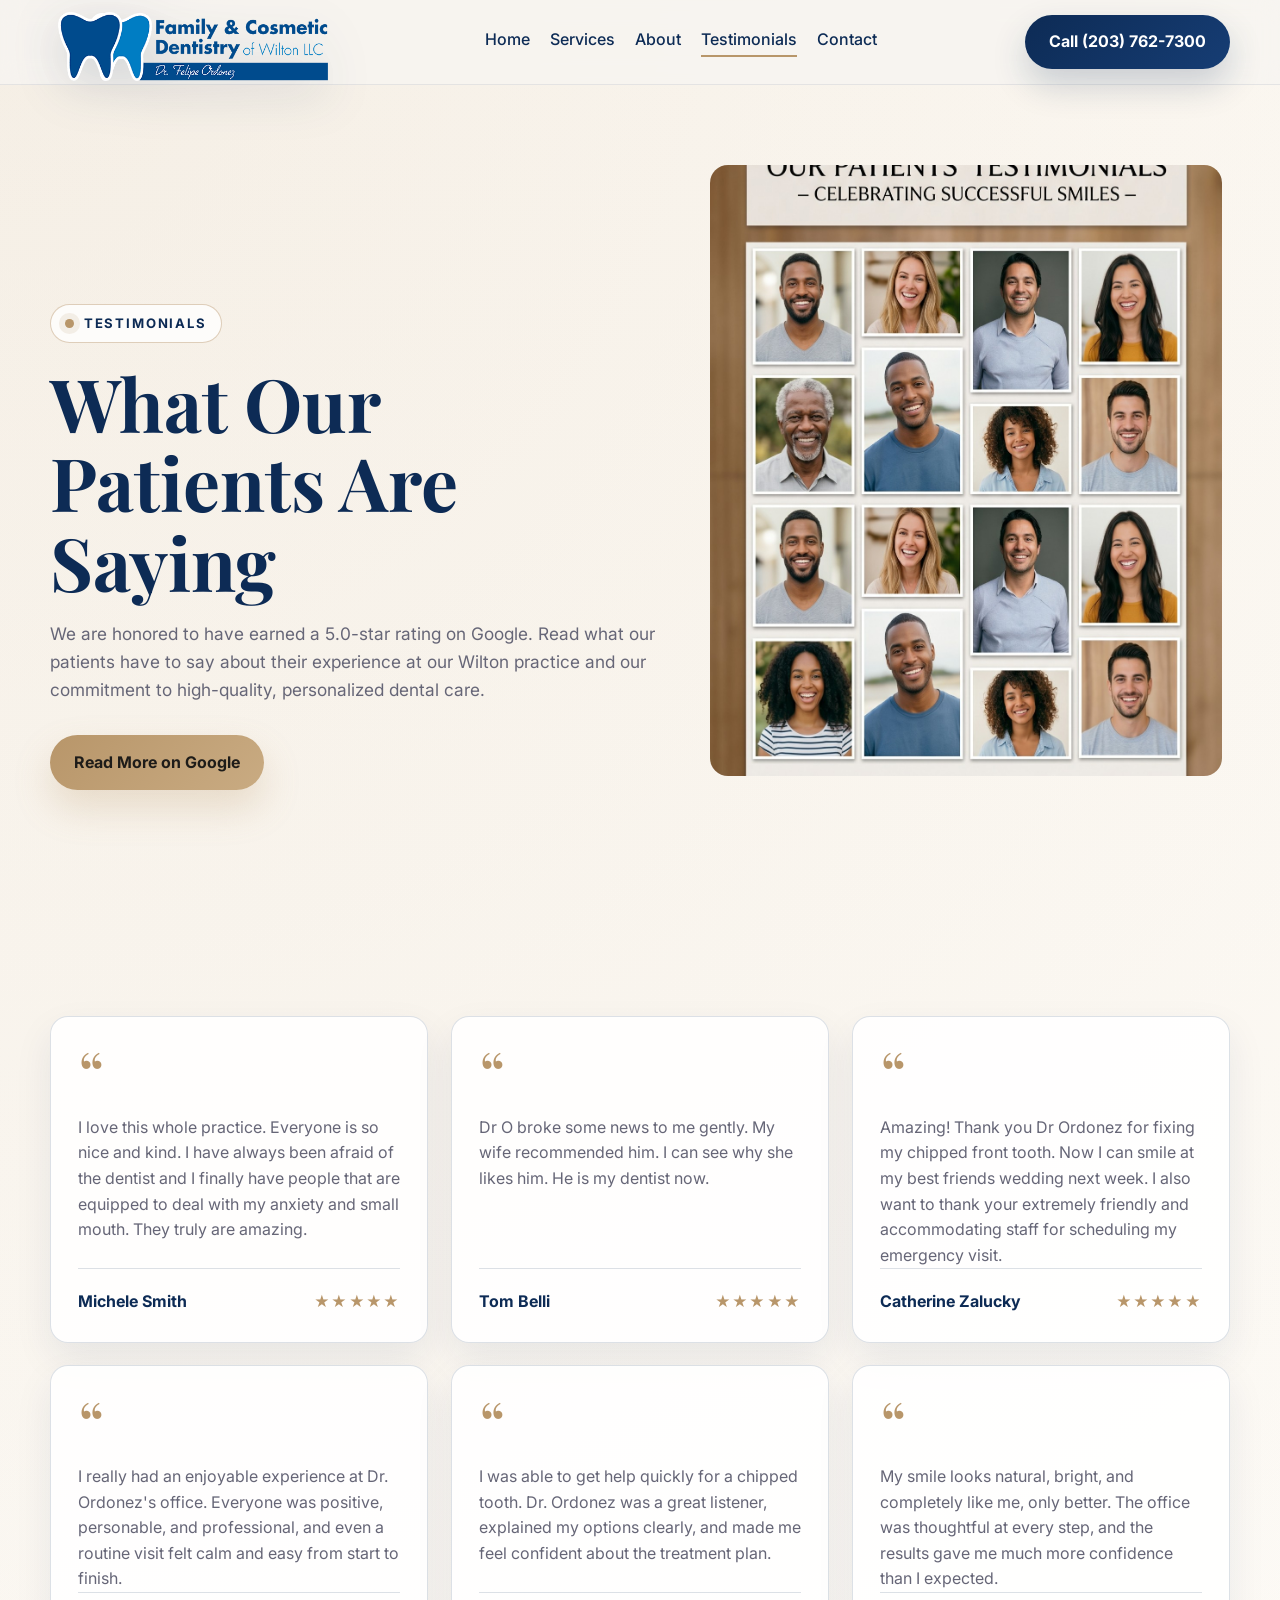
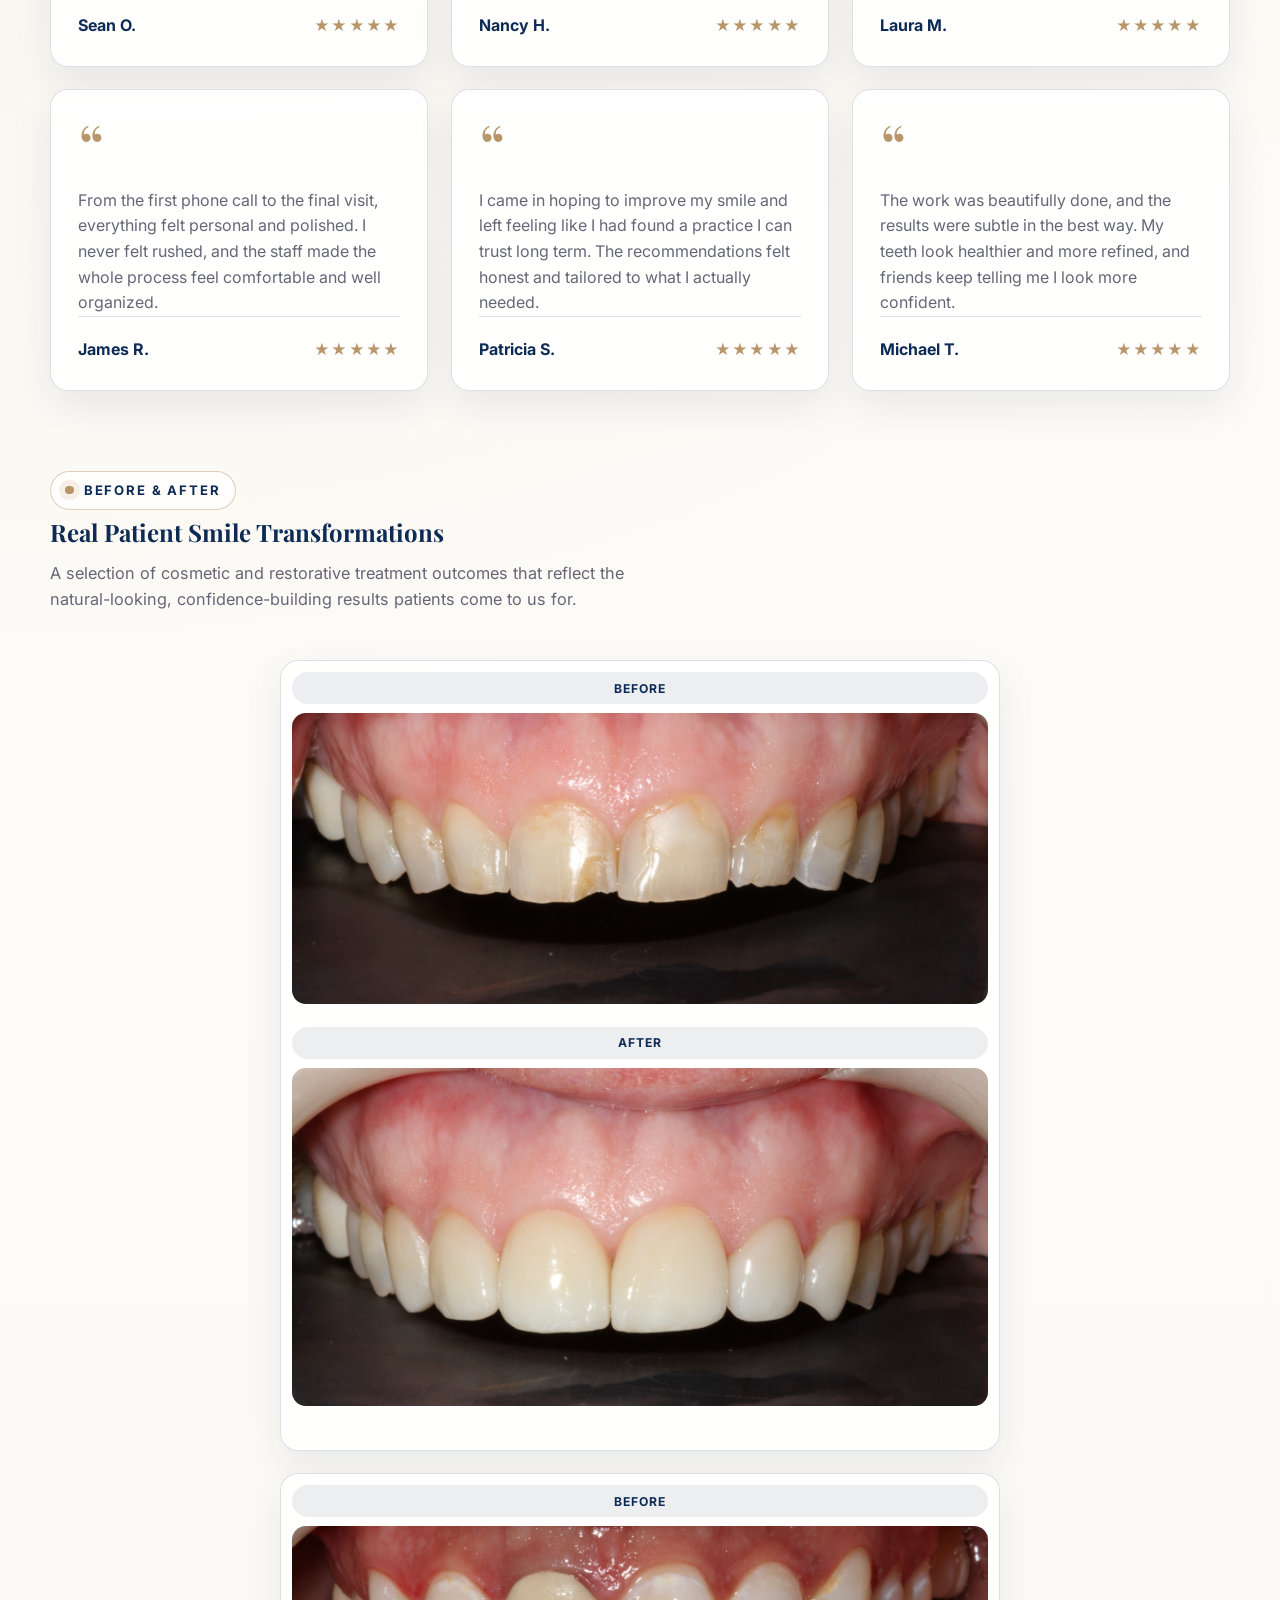
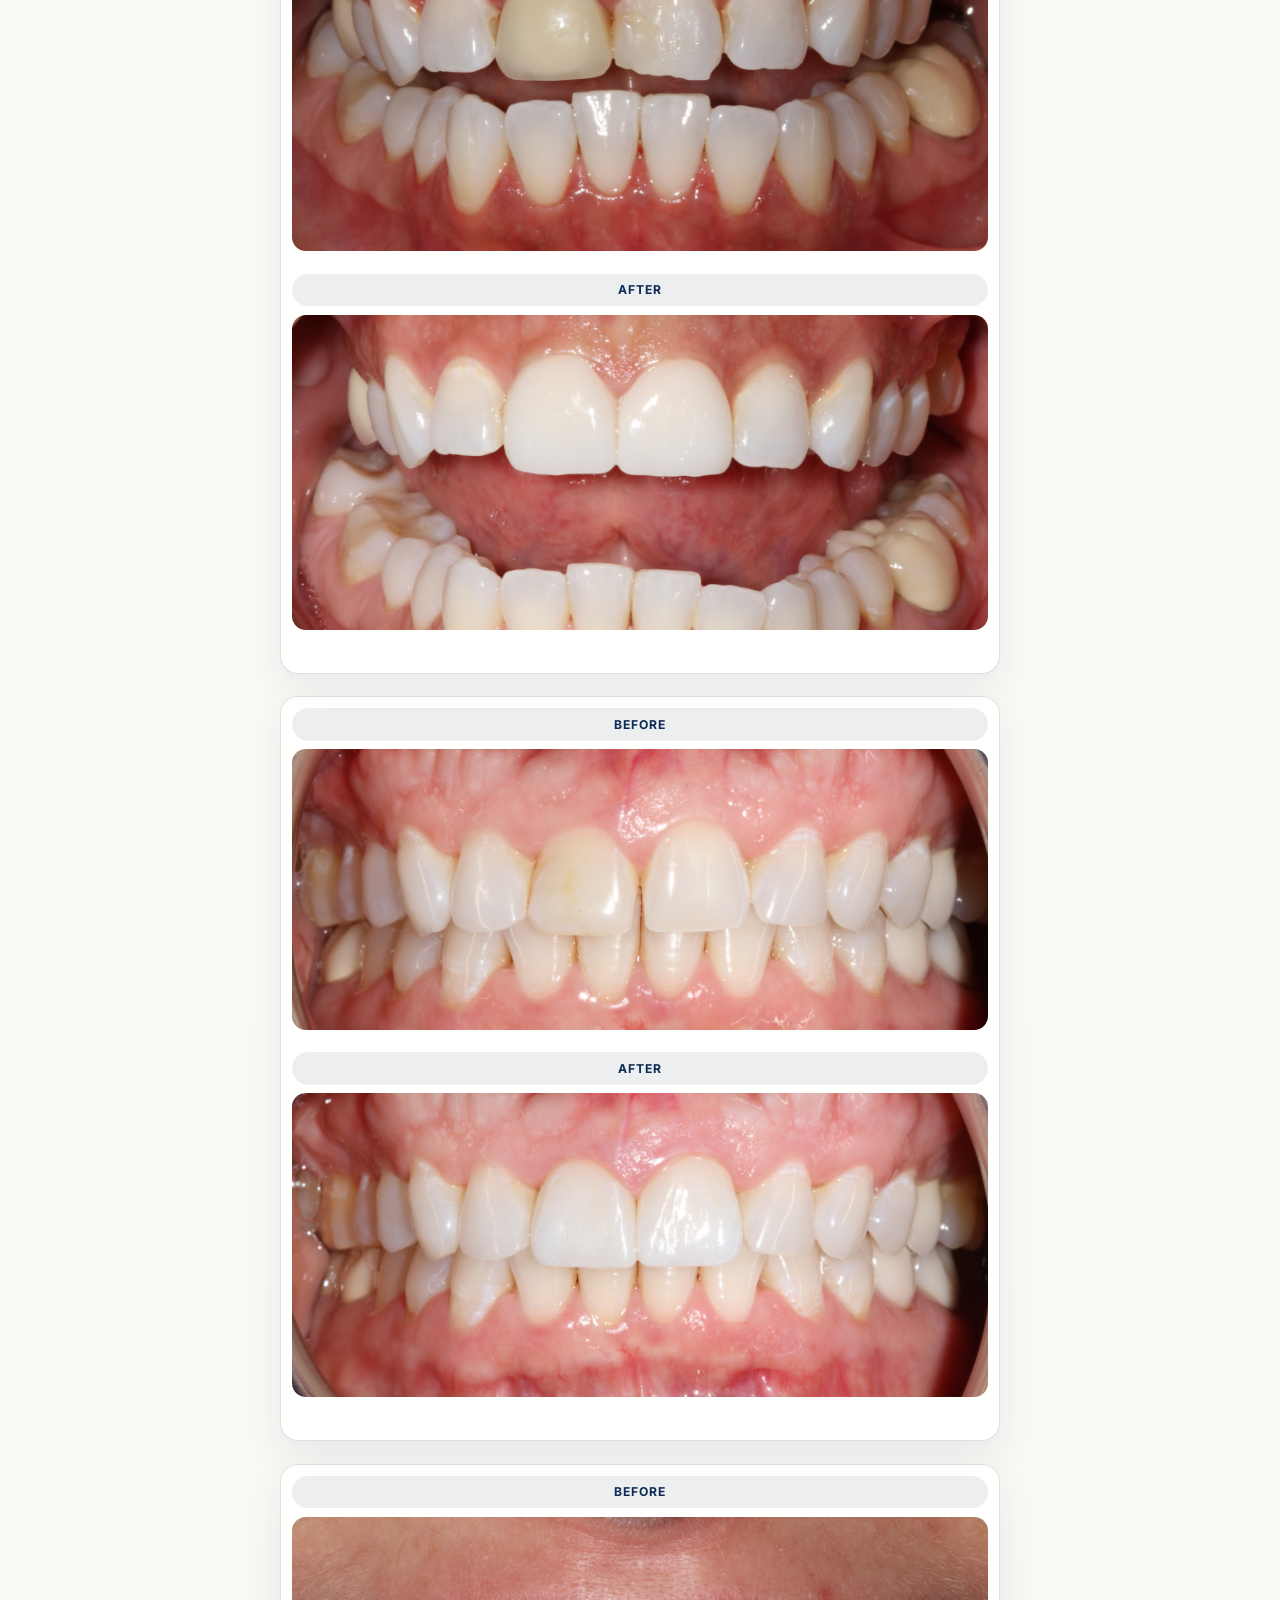
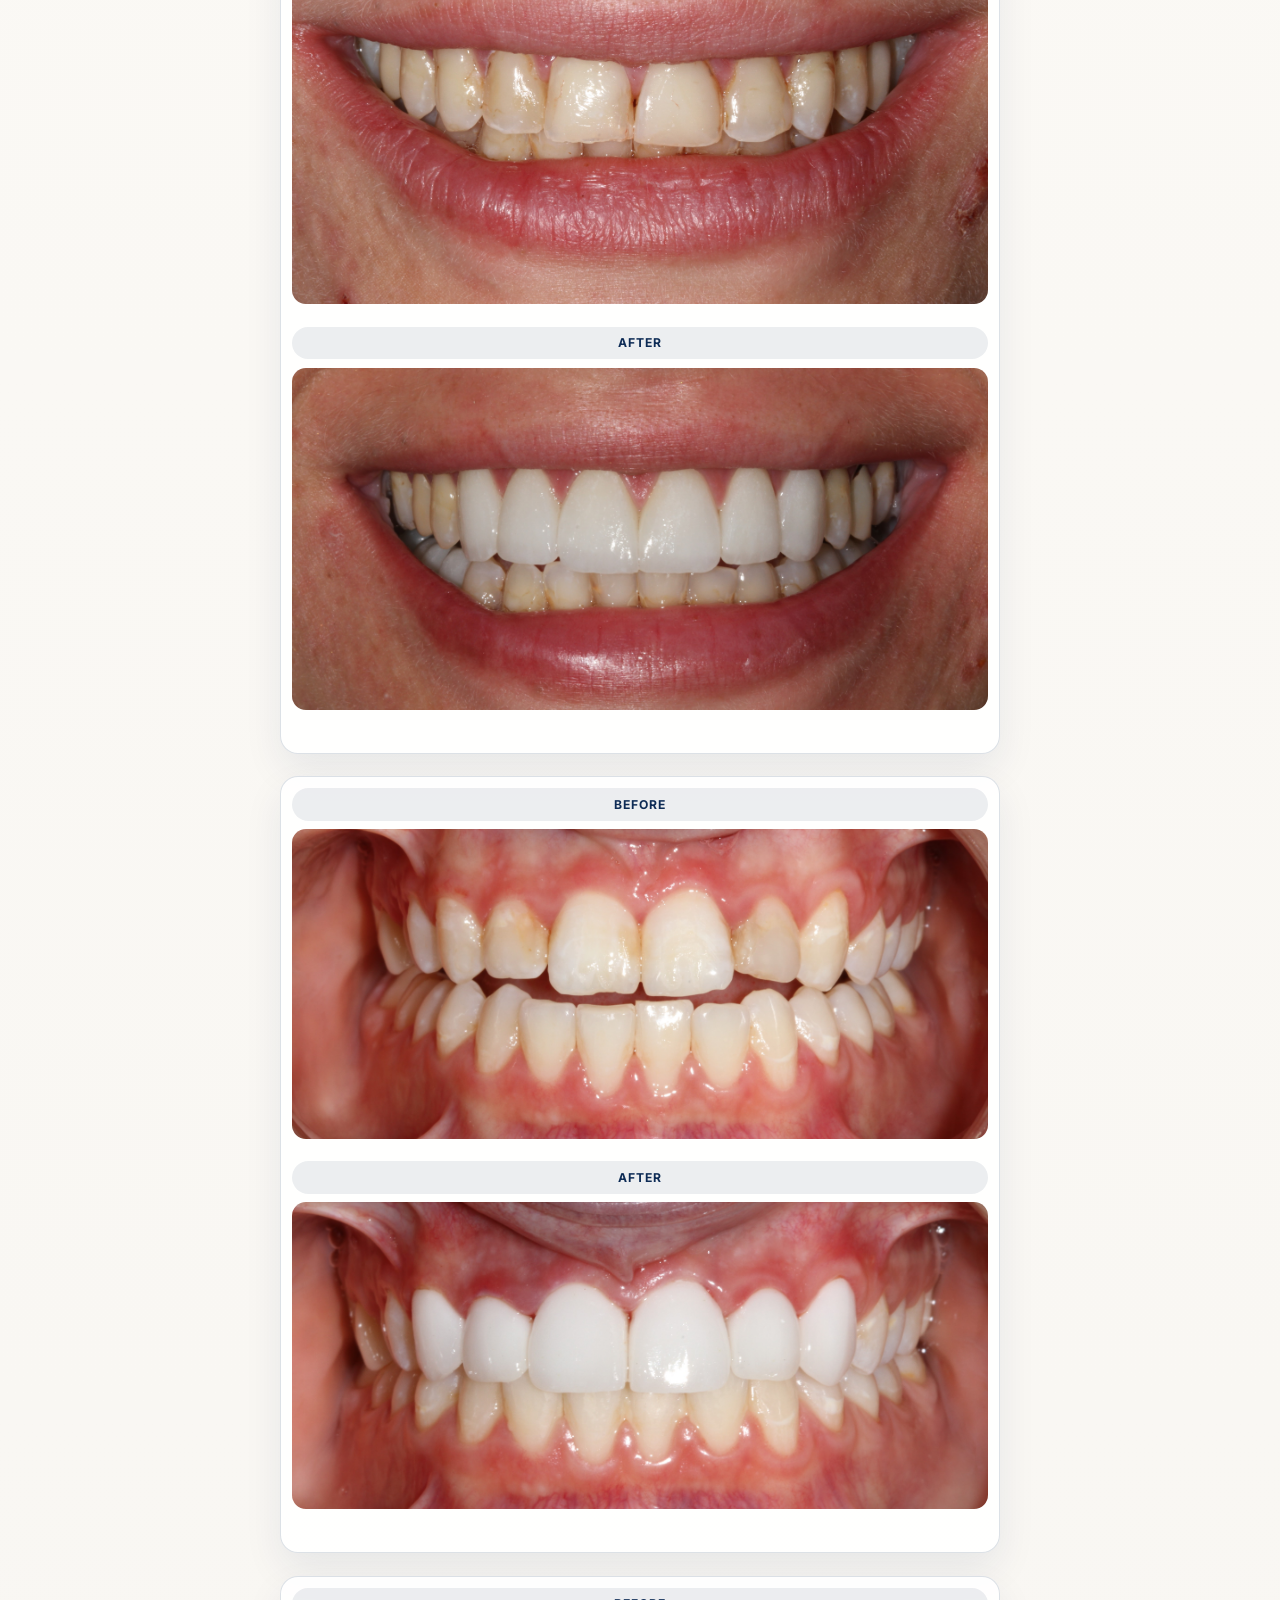
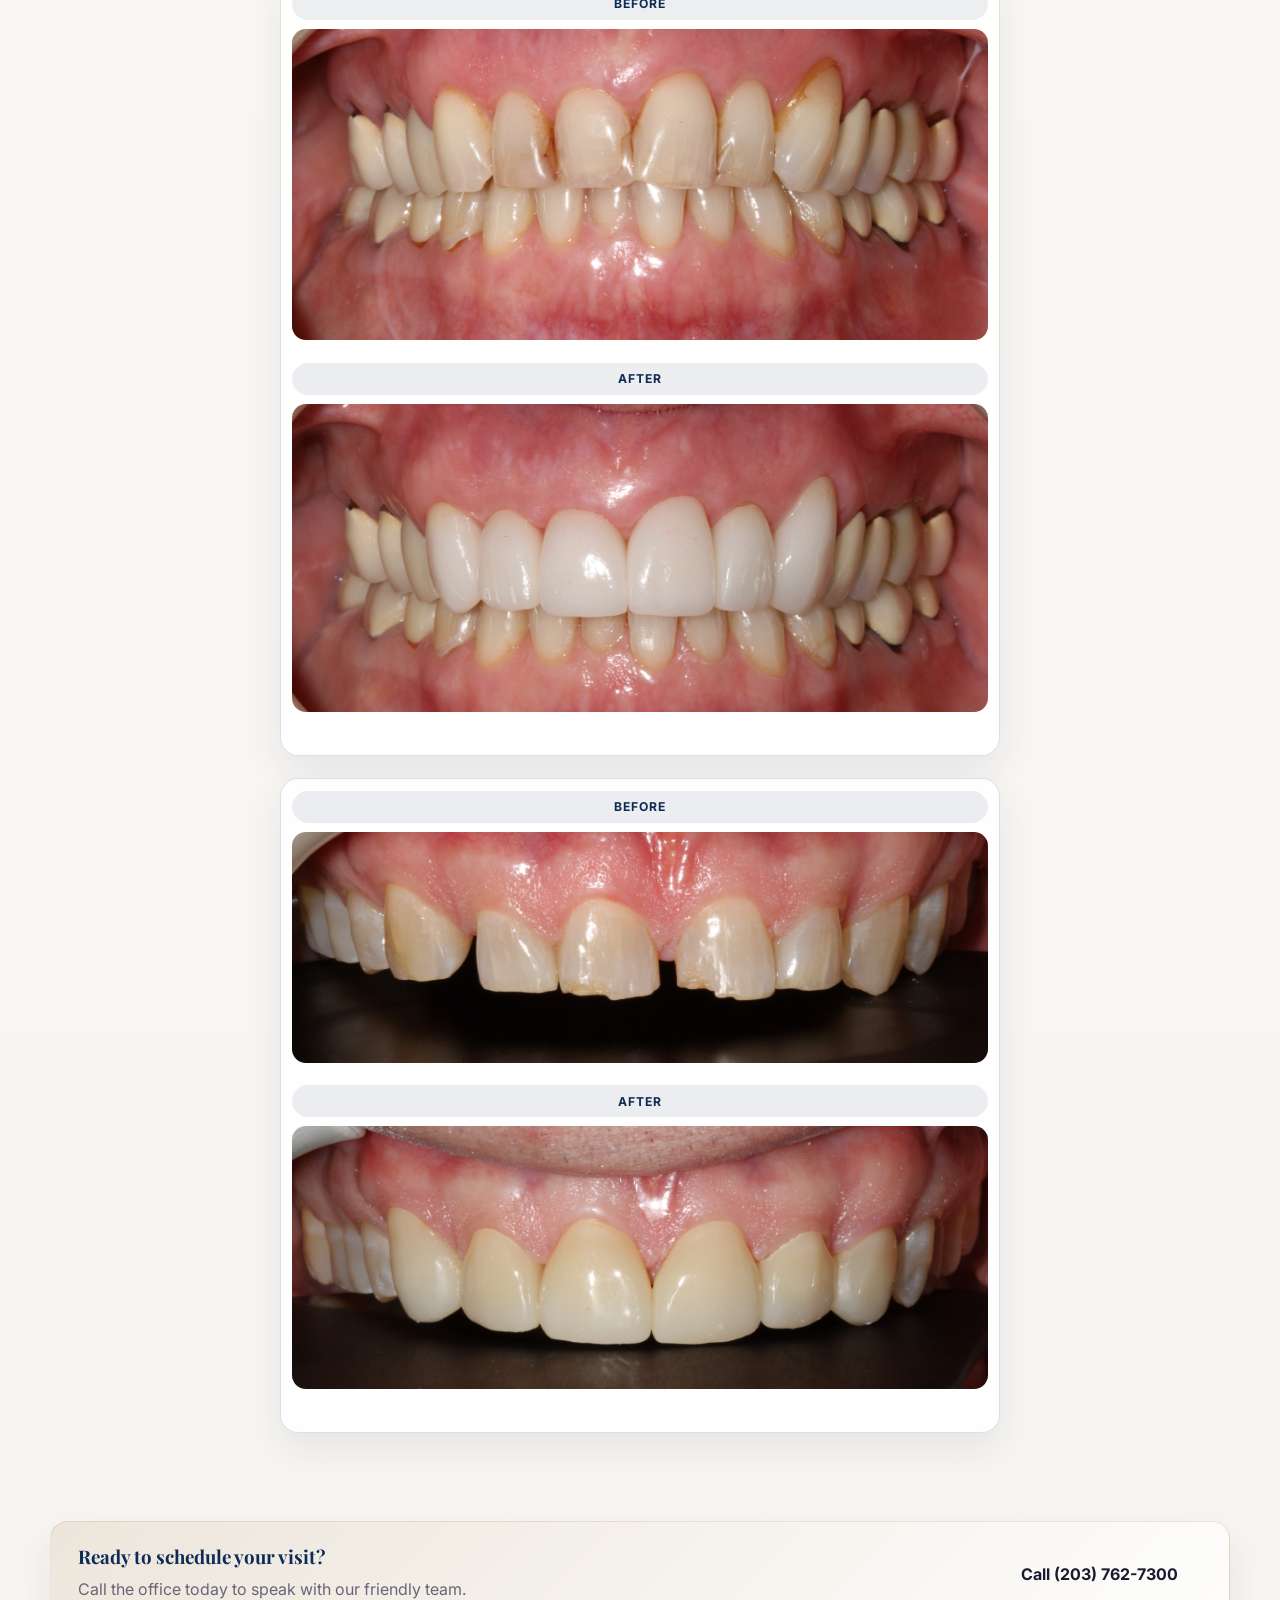
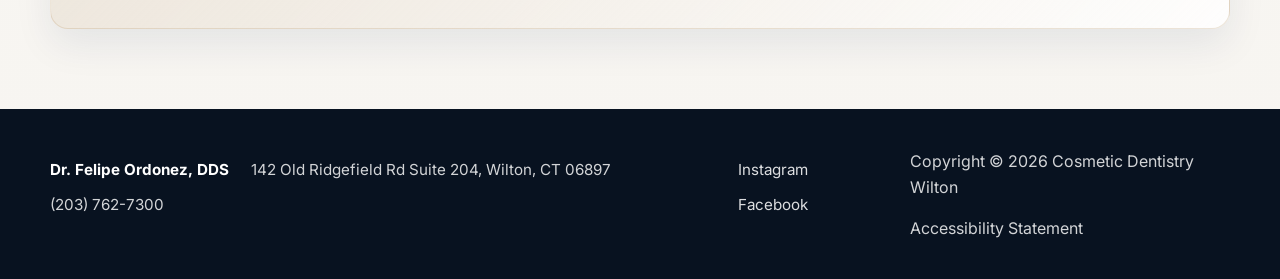
<file: testimonials.html>
<!DOCTYPE html>
<html lang="en">
<head>
  <meta charset="UTF-8">
  <meta name="viewport" content="width=device-width, initial-scale=1.0">
  <title>Testimonials | Dr. Felipe Ordonez, DDS</title>
  <meta
    name="description"
    content="Read patient testimonials and reviews for Dr. Felipe Ordonez, DDS. See why patients in Wilton, CT trust our practice for cosmetic and restorative dentistry."
  >
  <meta property="og:title" content="Testimonials | Dr. Felipe Ordonez, DDS">
  <meta
    property="og:description"
    content="See what patients are saying about their experience with Dr. Felipe Ordonez and our commitment to personalized, high-quality dental care."
  >
  <meta property="og:type" content="website">
  <meta property="og:url" content="https://cosmeticdentistrywilton.com/testimonials.html">
  <link rel="canonical" href="https://cosmeticdentistrywilton.com/testimonials.html">
  <!-- Google tag (gtag.js) -->
  <script async src="https://www.googletagmanager.com/gtag/js?id=G-XXXXXXXXXX"></script>
  <script>
    window.dataLayer = window.dataLayer || [];
    function gtag(){dataLayer.push(arguments);}
    gtag('js', new Date());

    gtag('config', 'G-XXXXXXXXXX');
  </script>
  <link rel="icon" href="assets/logo-mark.svg" type="image/svg+xml">
  <link rel="preconnect" href="https://fonts.googleapis.com">
  <link rel="preconnect" href="https://fonts.gstatic.com" crossorigin>
  <link
    href="https://fonts.googleapis.com/css2?family=Inter:wght@400;500;600;700&family=Playfair+Display:wght@600;700&display=swap"
    rel="stylesheet"
  >
  <style>
    :root {
      --navy: #0d2b55;
      --gold: #b8966a;
      --white: #ffffff;
      --text: #1a1a2e;
      --muted: #666677;
      --line: rgba(13, 43, 85, 0.14);
      --shadow: 0 20px 60px rgba(8, 21, 40, 0.12);
      --radius-lg: 28px;
      --radius-md: 18px;
      --container: 1180px;
    }

    * {
      box-sizing: border-box;
    }

    html {
      scroll-behavior: smooth;
    }

    body {
      margin: 0;
      font-family: "Inter", system-ui, -apple-system, BlinkMacSystemFont, "Segoe UI", sans-serif;
      color: var(--text);
      background:
        radial-gradient(circle at top left, rgba(184, 150, 106, 0.14), transparent 28%),
        linear-gradient(180deg, #fffdf9 0%, #f7f5f1 100%);
      line-height: 1.6;
    }

    a {
      color: inherit;
      text-decoration: none;
    }

    img {
      max-width: 100%;
      display: block;
    }

    .container {
      width: min(calc(100% - 2rem), var(--container));
      margin: 0 auto;
    }

    .site-header {
      position: sticky;
      top: 0;
      z-index: 10;
      backdrop-filter: blur(12px);
      background: rgba(247, 245, 241, 0.82);
      border-bottom: 1px solid rgba(13, 43, 85, 0.08);
    }

    .header-inner {
      display: flex;
      align-items: center;
      justify-content: space-between;
      gap: 1rem;
      min-height: 84px;
    }

    .brand {
      display: block;
      min-width: 0;
    }

    .brand-main {
      display: flex;
      align-items: center;
      gap: 0.9rem;
      min-width: 0;
    }

    .brand-icon {
      width: 286px;
      height: 78px;
      flex: none;
      filter: drop-shadow(0 12px 24px rgba(13, 43, 85, 0.16));
    }

    .nav-links {
      display: flex;
      align-items: center;
      gap: 1.25rem;
      font-weight: 500;
      color: var(--navy);
    }

    .nav-links a {
      position: relative;
      padding-bottom: 0.25rem;
    }

    .nav-links a::after {
      content: "";
      position: absolute;
      left: 0;
      bottom: 0;
      width: 100%;
      height: 2px;
      background: var(--gold);
      transform: scaleX(0);
      transform-origin: left;
      transition: transform 180ms ease;
    }

    .nav-links a:hover::after,
    .nav-links a:focus-visible::after,
    .nav-links a[aria-current="page"]::after {
      transform: scaleX(1);
    }

    .call-cta,
    .hero-actions a,
    .contact-banner a {
      display: inline-flex;
      align-items: center;
      justify-content: center;
      min-height: 50px;
      padding: 0.9rem 1.5rem;
      border-radius: 999px;
      font-weight: 700;
      transition: transform 180ms ease, box-shadow 180ms ease;
    }

    .call-cta {
      color: var(--white);
      background: linear-gradient(135deg, var(--navy), #163d74);
      box-shadow: 0 16px 35px rgba(13, 43, 85, 0.2);
    }

    .call-cta:hover,
    .hero-actions a:hover,
    .contact-banner a:hover {
      transform: translateY(-1px);
    }

    .page-hero {
      position: relative;
      overflow: hidden;
      padding: 4.5rem 0 3rem;
    }

    .contact-shell {
      display: grid;
      grid-template-columns: minmax(0, 1.08fr) minmax(320px, 0.92fr);
      gap: 2rem;
      align-items: center;
    }

    .eyebrow {
      display: inline-flex;
      align-items: center;
      gap: 0.6rem;
      padding: 0.5rem 0.9rem;
      border: 1px solid rgba(184, 150, 106, 0.45);
      border-radius: 999px;
      background: rgba(255, 255, 255, 0.78);
      color: var(--navy);
      font-size: 0.82rem;
      letter-spacing: 0.14em;
      text-transform: uppercase;
      font-weight: 700;
    }

    .eyebrow::before {
      content: "";
      width: 0.55rem;
      height: 0.55rem;
      border-radius: 50%;
      background: var(--gold);
      box-shadow: 0 0 0 6px rgba(184, 150, 106, 0.14);
    }

    h1,
    h2,
    h3 {
      margin: 0;
      color: var(--navy);
      font-family: "Playfair Display", serif;
      line-height: 1.08;
    }

    h1 {
      margin-top: 1.25rem;
      font-size: clamp(2.7rem, 6vw, 4.6rem);
      max-width: 14ch;
    }

    .hero-copy p {
      margin: 1.2rem 0 0;
      max-width: 58ch;
      font-size: 1.08rem;
      color: var(--muted);
    }

    .hero-actions {
      display: flex;
      flex-wrap: wrap;
      gap: 1rem;
      margin-top: 2rem;
    }

    .hero-actions a {
      background: linear-gradient(135deg, var(--gold), #c9ab82);
      color: #1e1c19;
      box-shadow: 0 18px 36px rgba(184, 150, 106, 0.26);
    }

    .section {
      padding: 1.5rem 0 5rem;
    }

    .testimonial-grid {
      display: grid;
      grid-template-columns: repeat(auto-fit, minmax(320px, 1fr));
      gap: 1.4rem;
      margin-top: 2rem;
    }

    .results-intro {
      margin: 0.9rem 0 0;
      max-width: 62ch;
      color: var(--muted);
      font-size: 1.02rem;
    }

    .results-grid {
      display: grid;
      grid-template-columns: 1fr;
      gap: 1.4rem;
      margin-top: 2rem;
      max-width: 800px;
      margin-left: auto;
      margin-right: auto;
    }

    .result-card {
      padding: 0.7rem;
      border-radius: var(--radius-md);
      background: rgba(255, 255, 255, 0.9);
      border: 1px solid var(--line);
      box-shadow: 0 16px 38px rgba(13, 43, 85, 0.08);
    }

    .result-pair {
      display: grid;
      grid-template-columns: 1fr;
      gap: 1.4rem;
    }

    .result-image {
      display: grid;
      gap: 0.55rem;
    }

    .result-card img {
      width: 100%;
      height: auto;
      border-radius: 14px;
    }

    .result-card img:hover {
      cursor: pointer;
      opacity: 0.85;
    }

    .result-image {
      display: grid;
      gap: 0.55rem;
    }

    .result-label {
      display: inline-flex;
      align-items: center;
      justify-content: center;
      padding: 0.4rem 0.7rem;
      border-radius: 999px;
      background: rgba(13, 43, 85, 0.08);
      color: var(--navy);
      font-size: 0.76rem;
      font-weight: 700;
      letter-spacing: 0.08em;
      text-transform: uppercase;
    }

    .testimonial-card {
      position: relative;
      padding: 1.7rem;
      border-radius: var(--radius-md);
      background: rgba(255, 255, 255, 0.88);
      border: 1px solid var(--line);
      box-shadow: 0 16px 38px rgba(13, 43, 85, 0.08);
    }

    .testimonial-card::before {
      content: "“";
      display: block;
      margin-bottom: 0.8rem;
      font-family: "Playfair Display", serif;
      font-size: 4rem;
      line-height: 0.9;
      color: var(--gold);
    }

    .testimonial-card p {
      margin: 0;
      color: var(--muted);
    }

    .testimonial-footer {
      display: flex;
      align-items: center;
      justify-content: space-between;
      gap: 1rem;
      margin-top: 1.2rem;
      padding-top: 1rem;
      border-top: 1px solid var(--line);
    }

    .testimonial-name {
      font-weight: 700;
      color: var(--navy);
    }

    .stars {
      color: var(--gold);
      letter-spacing: 0.08em;
      font-size: 0.94rem;
    }

    .contact-banner {
      display: flex;
      flex-wrap: wrap;
      align-items: center;
      justify-content: space-between;
      gap: 1.5rem;
      padding: 1.6rem 1.7rem;
      border-radius: var(--radius-md);
      background: linear-gradient(135deg, rgba(184, 150, 106, 0.16), rgba(255, 255, 255, 0.82));
      border: 1px solid rgba(184, 150, 106, 0.24);
      box-shadow: 0 16px 38px rgba(13, 43, 85, 0.08);
    }

    .contact-banner p {
      margin: 0.6rem 0 0;
      color: var(--muted);
    }

    .site-footer {
      padding: 1.5rem 0 2.3rem;
      background: #081220;
      color: rgba(255, 255, 255, 0.82);
    }

    .footer-inner {
      display: flex;
      align-items: center;
      justify-content: space-between;
      gap: 1.5rem;
    }

    .footer-meta {
      display: flex;
      flex-wrap: wrap;
      gap: 0.65rem 1.4rem;
      font-size: 0.95rem;
    }

    .footer-meta strong {
      color: var(--white);
    }

    .footer-social {
      display: flex;
      flex-wrap: wrap;
      gap: 0.65rem 1rem;
      font-size: 0.95rem;
    }

    .footer-social a {
      color: var(--white);
      opacity: 0.86;
      transition: opacity 180ms ease;
    }

    .footer-social a:hover,
    .footer-social a:focus-visible {
      opacity: 1;
    }

    .reveal {
      opacity: 0;
      transform: translateY(24px) scale(0.985);
      transition: opacity 600ms ease, transform 600ms ease;
    }

    .reveal.is-visible {
      opacity: 1;
      transform: translateY(0) scale(1);
    }

    .skip-link {
      position: absolute;
      left: 1rem;
      top: -3rem;
      padding: 0.7rem 1rem;
      background: var(--navy);
      color: var(--white);
      border-radius: 0 0 10px 10px;
      z-index: 20;
    }

    .skip-link:focus {
      top: 0;
    }

    a:focus-visible,
    button:focus-visible {
      outline: 3px solid rgba(184, 150, 106, 0.85);
      outline-offset: 3px;
    }

    @media (max-width: 768px) {
      .header-inner,
      .footer-inner,
      .contact-banner {
        align-items: flex-start;
      }

      .header-inner {
        flex-wrap: wrap;
        padding: 0.9rem 0;
      }

      .brand-main {
        align-items: flex-start;
      }

      .brand-icon {
        width: 70px;
        height: 70px;
      }

      .nav-links {
        width: 100%;
        justify-content: space-between;
        gap: 0.8rem;
        font-size: 0.95rem;
        overflow-x: auto;
        padding-bottom: 0.2rem;
      }

      .call-cta {
        width: 100%;
      }

      .page-hero {
        padding-top: 2.2rem;
      }

      .contact-shell {
        grid-template-columns: 1fr;
        gap: 1.4rem;
      }

      h1 {
        max-width: none;
      }

      .footer-inner {
        flex-direction: column;
      }
    }

    @media (max-width: 540px) {
      .page-hero {
        padding: 1.4rem 0 2rem;
      }

      h1 {
        margin-top: 1rem;
        font-size: clamp(2.35rem, 13vw, 3.3rem);
        line-height: 0.98;
      }

      .hero-copy p {
        font-size: 1rem;
        line-height: 1.75;
      }

      .hero-actions {
        margin-top: 1.4rem;
      }

      .testimonial-grid {
        grid-template-columns: 1fr;
      }

      .result-pair {
        grid-template-columns: 1fr;
      }

      .testimonial-card {
        padding: 1.35rem;
      }

      .testimonial-footer {
        flex-direction: column;
        align-items: flex-start;
      }
    }
  </style>
  <style>
    /* Modal (Lightbox) Styles */
    .modal {
      display: none;
      position: fixed;
      z-index: 1000;
      padding-top: 60px;
      left: 0;
      top: 0;
      width: 100%;
      height: 100%;
      overflow: auto;
      background-color: rgba(0, 0, 0, 0.9);
    }

    .modal-content {
      margin: auto;
      display: block;
      width: auto;
      height: auto;
      max-width: 90%;
      max-height: 80vh;
    }

    #caption {
      margin: auto;
      display: block;
      width: 80%;
      max-width: 700px;
      text-align: center;
      color: #ccc;
      padding: 10px 0;
      height: 150px;
    }

    .modal-content,
    #caption {
      animation-name: zoom;
      animation-duration: 0.4s;
    }

    @keyframes zoom {
      from { transform: scale(0.8) }
      to { transform: scale(1) }
    }

    .close {
      position: absolute;
      top: 15px;
      right: 35px;
      color: #f1f1f1;
      font-size: 40px;
      font-weight: bold;
      transition: 0.3s;
    }

    .close:hover,
    .close:focus {
      color: #bbb;
      text-decoration: none;
      cursor: pointer;
    }
  </style>
  <link rel="stylesheet" href="assets/mobile-friendly.css">
</head>
<body>
  <a class="skip-link" href="#main">Skip to main content</a>
  <header class="site-header">
    <div class="container header-inner">
      <a class="brand" href="index.html#home" aria-label="Go to home page">
        <span class="brand-main">
          <img class="brand-icon" src="assets/wilton-logo.png" alt="Family & Cosmetic Dentistry Logo">
        </span>
      </a>
      <button class="nav-toggle" type="button" aria-expanded="false" aria-controls="site-navigation" aria-label="Toggle navigation">
        <span>Menu</span>
        <span class="nav-toggle-bars" aria-hidden="true">
          <span></span>
          <span></span>
          <span></span>
        </span>
      </button>
      <nav class="nav-links" id="site-navigation" aria-label="Primary">
        <a href="index.html#home">Home</a>
        <a href="services.html">Services</a>
        <a href="about.html">About</a>
        <a href="testimonials.html" aria-current="page">Testimonials</a>
        <a href="contact.html">Contact</a>
      </nav>
      <a class="call-cta" href="tel:+12037627300">Call (203) 762-7300</a>
    </div>
  </header>

  <main id="main">
    <section class="page-hero">
      <div class="container contact-shell">
        <div class="hero-copy reveal">
          <div class="eyebrow">Testimonials</div>
          <h1>What Our Patients Are Saying</h1>
          <p>
            We are honored to have earned a 5.0-star rating on Google. Read what our
            patients have to say about their experience at our Wilton practice and our
            commitment to high-quality, personalized dental care.
          </p>
          <div class="hero-actions">
            <a href="https://www.google.com/maps/search/?api=1&query=Family+and+Cosmetic+Dentistry+of+Wilton%2C+LLC+reviews" target="_blank" rel="noreferrer">Read More on Google</a>
          </div>
        </div>
        <div class="map-card reveal" style="padding: 0.5rem;">
            <img src="assets/testimonials-hero-image.jpg" alt="Dentist attending to a smiling patient" style="width: 100%; height: 80%; object-fit: cover; border-radius: var(--radius-md);">
          </div>
      </div>
    </section>

    <section class="section" style="padding-top: 0;">
      <div class="container">
        <div class="testimonial-grid">
          <article class="testimonial-card reveal">
            <p>
              I love this whole practice. Everyone is so nice and kind. I have always
              been afraid of the dentist and I finally have people that are equipped to
              deal with my anxiety and small mouth. They truly are amazing.
            </p>
            <div class="testimonial-footer">
              <span class="testimonial-name">Michele Smith</span>
              <span class="stars" aria-label="5 out of 5 stars">&#9733;&#9733;&#9733;&#9733;&#9733;</span>
            </div>
          </article>

          <article class="testimonial-card reveal">
            <p>
              Dr O broke some news to me gently. My wife recommended him. I can see why
              she likes him. He is my dentist now.
            </p>
            <div class="testimonial-footer">
              <span class="testimonial-name">Tom Belli</span>
              <span class="stars" aria-label="5 out of 5 stars">&#9733;&#9733;&#9733;&#9733;&#9733;</span>
            </div>
          </article>

          <article class="testimonial-card reveal">
            <p>
              Amazing! Thank you Dr Ordonez for fixing my chipped front tooth. Now I can
              smile at my best friends wedding next week. I also want to thank your
              extremely friendly and accommodating staff for scheduling my emergency visit.
            </p>
            <div class="testimonial-footer">
              <span class="testimonial-name">Catherine Zalucky</span>
              <span class="stars" aria-label="5 out of 5 stars">&#9733;&#9733;&#9733;&#9733;&#9733;</span>
            </div>
          </article>

          <article class="testimonial-card reveal">
            <p>
              I really had an enjoyable experience at Dr. Ordonez's office. Everyone was
              positive, personable, and professional, and even a routine visit felt calm
              and easy from start to finish.
            </p>
            <div class="testimonial-footer">
              <span class="testimonial-name">Sean O.</span>
              <span class="stars" aria-label="5 out of 5 stars">★★★★★</span>
            </div>
          </article>

          <article class="testimonial-card reveal">
            <p>
              I was able to get help quickly for a chipped tooth. Dr. Ordonez was a great
              listener, explained my options clearly, and made me feel confident about the
              treatment plan.
            </p>
            <div class="testimonial-footer">
              <span class="testimonial-name">Nancy H.</span>
              <span class="stars" aria-label="5 out of 5 stars">★★★★★</span>
            </div>
          </article>

          <article class="testimonial-card reveal">
            <p>
              My smile looks natural, bright, and completely like me, only better. The
              office was thoughtful at every step, and the results gave me much more
              confidence than I expected.
            </p>
            <div class="testimonial-footer">
              <span class="testimonial-name">Laura M.</span>
              <span class="stars" aria-label="5 out of 5 stars">★★★★★</span>
            </div>
          </article>

          <article class="testimonial-card reveal">
            <p>
              From the first phone call to the final visit, everything felt personal and
              polished. I never felt rushed, and the staff made the whole process feel
              comfortable and well organized.
            </p>
            <div class="testimonial-footer">
              <span class="testimonial-name">James R.</span>
              <span class="stars" aria-label="5 out of 5 stars">★★★★★</span>
            </div>
          </article>

          <article class="testimonial-card reveal">
            <p>
              I came in hoping to improve my smile and left feeling like I had found a
              practice I can trust long term. The recommendations felt honest and tailored
              to what I actually needed.
            </p>
            <div class="testimonial-footer">
              <span class="testimonial-name">Patricia S.</span>
              <span class="stars" aria-label="5 out of 5 stars">★★★★★</span>
            </div>
          </article>

          <article class="testimonial-card reveal">
            <p>
              The work was beautifully done, and the results were subtle in the best way.
              My teeth look healthier and more refined, and friends keep telling me I look
              more confident.
            </p>
            <div class="testimonial-footer">
              <span class="testimonial-name">Michael T.</span>
              <span class="stars" aria-label="5 out of 5 stars">★★★★★</span>
            </div>
          </article>
        </div>
      </div>
    </section>

    <section class="section" style="padding-top: 0;">
      <div class="container">
        <div class="reveal">
          <div class="eyebrow" style="margin-bottom: 10px;">Before &amp; After</div>
          <h2>Real Patient Smile Transformations</h2>
          <p class="results-intro">
            A selection of cosmetic and restorative treatment outcomes that reflect the
            natural-looking, confidence-building results patients come to us for.
          </p>
        </div>
        <div class="results-grid">
          <figure class="result-card reveal">
            <div class="result-pair">
              <div class="result-image">
                <span class="result-label">Before</span>
                <img src="assets/before-1.JPG" alt="Patient smile before cosmetic dental treatment result 1" loading="lazy">
              </div>
              <div class="result-image">
                <span class="result-label">After</span>
                <img src="assets/after-1.JPG" alt="Patient smile after cosmetic dental treatment result 1" loading="lazy">
              </div>
            </div>
          </figure>
          <figure class="result-card reveal">
            <div class="result-pair">
              <div class="result-image">
                <span class="result-label">Before</span>
                <img src="assets/before-2.JPG" alt="Patient smile before cosmetic dental treatment result 2" loading="lazy">
              </div>
              <div class="result-image">
                <span class="result-label">After</span>
                <img src="assets/after-2.JPG" alt="Patient smile after cosmetic dental treatment result 2" loading="lazy">
              </div>
            </div>
          </figure>
          <figure class="result-card reveal">
            <div class="result-pair">
              <div class="result-image">
                <span class="result-label">Before</span>
                <img src="assets/before-3.JPG" alt="Patient smile before cosmetic dental treatment result 3" loading="lazy">
              </div>
              <div class="result-image">
                <span class="result-label">After</span>
                <img src="assets/after-3.JPG" alt="Patient smile after cosmetic dental treatment result 3" loading="lazy">
              </div>
            </div>
          </figure>
          <figure class="result-card reveal">
            <div class="result-pair">
              <div class="result-image">
                <span class="result-label">Before</span>
                <img src="assets/before-4.JPG" alt="Patient smile before cosmetic dental treatment result 4" loading="lazy">
              </div>
              <div class="result-image">
                <span class="result-label">After</span>
                <img src="assets/after-4.JPG" alt="Patient smile after cosmetic dental treatment result 4" loading="lazy">
              </div>
            </div>
          </figure>
          <figure class="result-card reveal">
            <div class="result-pair">
              <div class="result-image">
                <span class="result-label">Before</span>
                <img src="assets/before-5.JPG" alt="Patient smile before cosmetic dental treatment result 5" loading="lazy">
              </div>
              <div class="result-image">
                <span class="result-label">After</span>
                <img src="assets/after-5.JPG" alt="Patient smile after cosmetic dental treatment result 5" loading="lazy">
              </div>
            </div>
          </figure>
          <figure class="result-card reveal">
            <div class="result-pair">
              <div class="result-image">
                <span class="result-label">Before</span>
                <img src="assets/before-6.JPG" alt="Patient smile before cosmetic dental treatment result 6" loading="lazy">
              </div>
              <div class="result-image">
                <span class="result-label">After</span>
                <img src="assets/after-6.JPG" alt="Patient smile after cosmetic dental treatment result 6" loading="lazy">
              </div>
            </div>
          </figure>
          <figure class="result-card reveal">
            <div class="result-pair">
              <div class="result-image">
                <span class="result-label">Before</span>
                <img src="assets/before-7.JPG" alt="Patient smile before cosmetic dental treatment result 7" loading="lazy">
              </div>
              <div class="result-image">
                <span class="result-label">After</span>
                <img src="assets/after-7.JPG" alt="Patient smile after cosmetic dental treatment result 7" loading="lazy">
              </div>
            </div>
          </figure>
        </div>
      </div>
    </section>

    <section class="section">
      <div class="container">
        <div class="contact-banner reveal">
          <div>
            <h3>Ready to schedule your visit?</h3>
            <p>Call the office today to speak with our friendly team.</p>
          </div>
          <a href="tel:+12037627300">Call (203) 762-7300</a>
        </div>
      </div>
    </section>
  </main>

  <!-- The Modal/Lightbox -->
  <div id="imageModal" class="modal">
    <span class="close">&times;</span>
    <img class="modal-content" id="modalImage">
    <div id="caption"></div>
  </div>

  <footer class="site-footer">
    <div class="container footer-inner">
      <div class="footer-meta">
        <span><strong>Dr. Felipe Ordonez, DDS</strong></span>
        <span>
          <a
            href="https://www.google.com/maps/search/?api=1&amp;query=142%20Old%20Ridgefield%20Rd%20Suite%20204%2C%20Wilton%2C%20CT%2006897"
            target="_blank"
            rel="noreferrer"
          >
            142 Old Ridgefield Rd Suite 204, Wilton, CT 06897
          </a>
        </span>
        <span><a href="tel:+12037627300">(203) 762-7300</a></span>
      </div>
      <div class="footer-social">
        <a href="https://www.instagram.com/cosmeticdentistrywilton/" target="_blank" rel="noreferrer">Instagram</a>
        <a href="https://www.facebook.com/FelipeOrdonezDDS/" target="_blank" rel="noreferrer">Facebook</a>
      </div>
      <div>
        <p>Copyright &copy; <span id="copyright-year">2026</span> Cosmetic Dentistry Wilton</p>
        <a href="accessibility.html">Accessibility Statement</a>
      </div>
    </div>
  </footer>

  <script src="assets/site-shell.js" defer></script>
  <script>
    const observer = new IntersectionObserver(
      (entries) => {
        for (const entry of entries) {
          if (entry.isIntersecting) {
            entry.target.classList.add("is-visible");
            observer.unobserve(entry.target);
          }
        }
      },
      {
        threshold: 0.1
      }
    );

    document.querySelectorAll(".reveal").forEach((element) => {
      observer.observe(element);
    });

    document.getElementById("copyright-year").textContent = new Date().getFullYear();

    // Lightbox/Modal Script
    const modal = document.getElementById("imageModal");
    const modalImg = document.getElementById("modalImage");
    const captionText = document.getElementById("caption");
    const images = document.querySelectorAll(".result-card img");
    const span = document.getElementsByClassName("close")[0];

    images.forEach(img => {
      img.onclick = function() {
        modal.style.display = "block";
        modalImg.src = this.src;
        captionText.innerHTML = "";
      }
    });

    // Function to close the modal
    function closeModal() {
      modal.style.display = "none";
    }

    // Close the modal when the user clicks on <span> (x)
    span.onclick = closeModal;

    // Close the modal when the user clicks anywhere on the modal background
    modal.onclick = function(event) {
      if (event.target === modal) {
        closeModal();
      }
    }
  </script>
</body>
</html>
</file>
<file: assets/mobile-friendly.css>
/* Shared responsive overrides for small-screen navigation and tighter phone layouts. */

.nav-toggle {
  display: none;
  align-items: center;
  justify-content: center;
  gap: 0.6rem;
  min-height: 50px;
  padding: 0.85rem 1rem;
  border: 1px solid rgba(13, 43, 85, 0.16);
  border-radius: 999px;
  background: rgba(255, 255, 255, 0.92);
  color: var(--navy);
  font: inherit;
  font-weight: 700;
  cursor: pointer;
  box-shadow: 0 10px 24px rgba(8, 21, 40, 0.08);
}

.nav-toggle-bars {
  display: grid;
  gap: 4px;
}

.nav-toggle-bars span {
  display: block;
  width: 18px;
  height: 2px;
  border-radius: 999px;
  background: currentColor;
  transition: transform 180ms ease, opacity 180ms ease;
}

input:focus-visible,
textarea:focus-visible,
select:focus-visible {
  outline: 3px solid rgba(184, 150, 106, 0.85);
  outline-offset: 3px;
}

.site-header.nav-open .nav-toggle-bars span:nth-child(1) {
  transform: translateY(6px) rotate(45deg);
}

.site-header.nav-open .nav-toggle-bars span:nth-child(2) {
  opacity: 0;
}

.site-header.nav-open .nav-toggle-bars span:nth-child(3) {
  transform: translateY(-6px) rotate(-45deg);
}

@media (max-width: 768px) {
  .header-inner {
    align-items: center;
    flex-wrap: wrap;
    padding: 0.9rem 0;
  }

  .brand {
    flex: 1 1 auto;
  }

  .brand-main {
    align-items: center;
  }

  .brand-icon {
    width: clamp(152px, 46vw, 190px);
    height: auto;
  }

  .nav-toggle {
    display: inline-flex;
    margin-left: auto;
  }

  .nav-links {
    display: none;
    order: 3;
    width: 100%;
    flex-direction: column;
    align-items: stretch;
    justify-content: flex-start;
    gap: 0.35rem;
    overflow: visible;
    margin-top: 0.9rem;
    padding: 1rem;
    border: 1px solid rgba(13, 43, 85, 0.1);
    border-radius: var(--radius-md);
    background: rgba(255, 255, 255, 0.96);
    box-shadow: 0 18px 40px rgba(8, 21, 40, 0.1);
  }

  .site-header.nav-open .nav-links {
    display: flex;
  }

  .nav-links a {
    padding: 0.9rem 1rem;
    border-radius: 12px;
    background: rgba(13, 43, 85, 0.04);
  }

  .nav-links a::after {
    display: none;
  }

  .call-cta {
    order: 4;
    width: 100%;
    margin-top: 0.85rem;
  }

  .footer-inner {
    flex-direction: column;
    align-items: flex-start;
  }
}

@media (max-width: 540px) {
  .container {
    width: min(calc(100% - 1.25rem), var(--container));
  }

  .page-hero,
  .hero,
  .section {
    padding-left: 0;
    padding-right: 0;
  }

  .hero-actions,
  .map-actions,
  .contact-banner,
  .testimonial-cta {
    flex-direction: column;
    align-items: stretch;
  }

  .hero-actions a,
  .map-actions a,
  .contact-banner a,
  .testimonial-cta a {
    width: 100%;
  }

  .map-frame,
  .map-frame iframe {
    min-height: 300px;
    height: 300px;
  }
}

/* Shared card alignment so multi-card sections feel orderly across pages. */

.section-grid,
.testimonial-grid,
.results-grid,
.procedures-grid,
.gallery-grid,
.contact-grid,
.doctor-preview,
.doctor-bio-grid {
  align-items: stretch;
}

.section-grid > *,
.testimonial-grid > *,
.results-grid > *,
.procedures-grid > *,
.gallery-grid > *,
.contact-grid > *,
.doctor-preview > *,
.doctor-bio-grid > * {
  height: 100%;
}

.trust-card,
.testimonial-card,
.map-card,
.result-card,
.procedure-card,
.hours-panel {
  display: flex;
  flex-direction: column;
  height: 100%;
}

.qr-card {
  height: 100%;
  align-content: start;
}

.procedure-card-content {
  display: flex;
  flex: 1;
  flex-direction: column;
}

.testimonial-footer,
.map-actions,
.section-actions {
  margin-top: auto;
  padding-top: 1.25rem;
}

@media (prefers-reduced-motion: reduce) {
  html {
    scroll-behavior: auto;
  }

  *,
  *::before,
  *::after {
    animation-duration: 0.01ms !important;
    animation-iteration-count: 1 !important;
    transition-duration: 0.01ms !important;
    scroll-behavior: auto !important;
  }

  .reveal,
  .reveal.is-visible {
    opacity: 1 !important;
    transform: none !important;
  }
}
</file>
